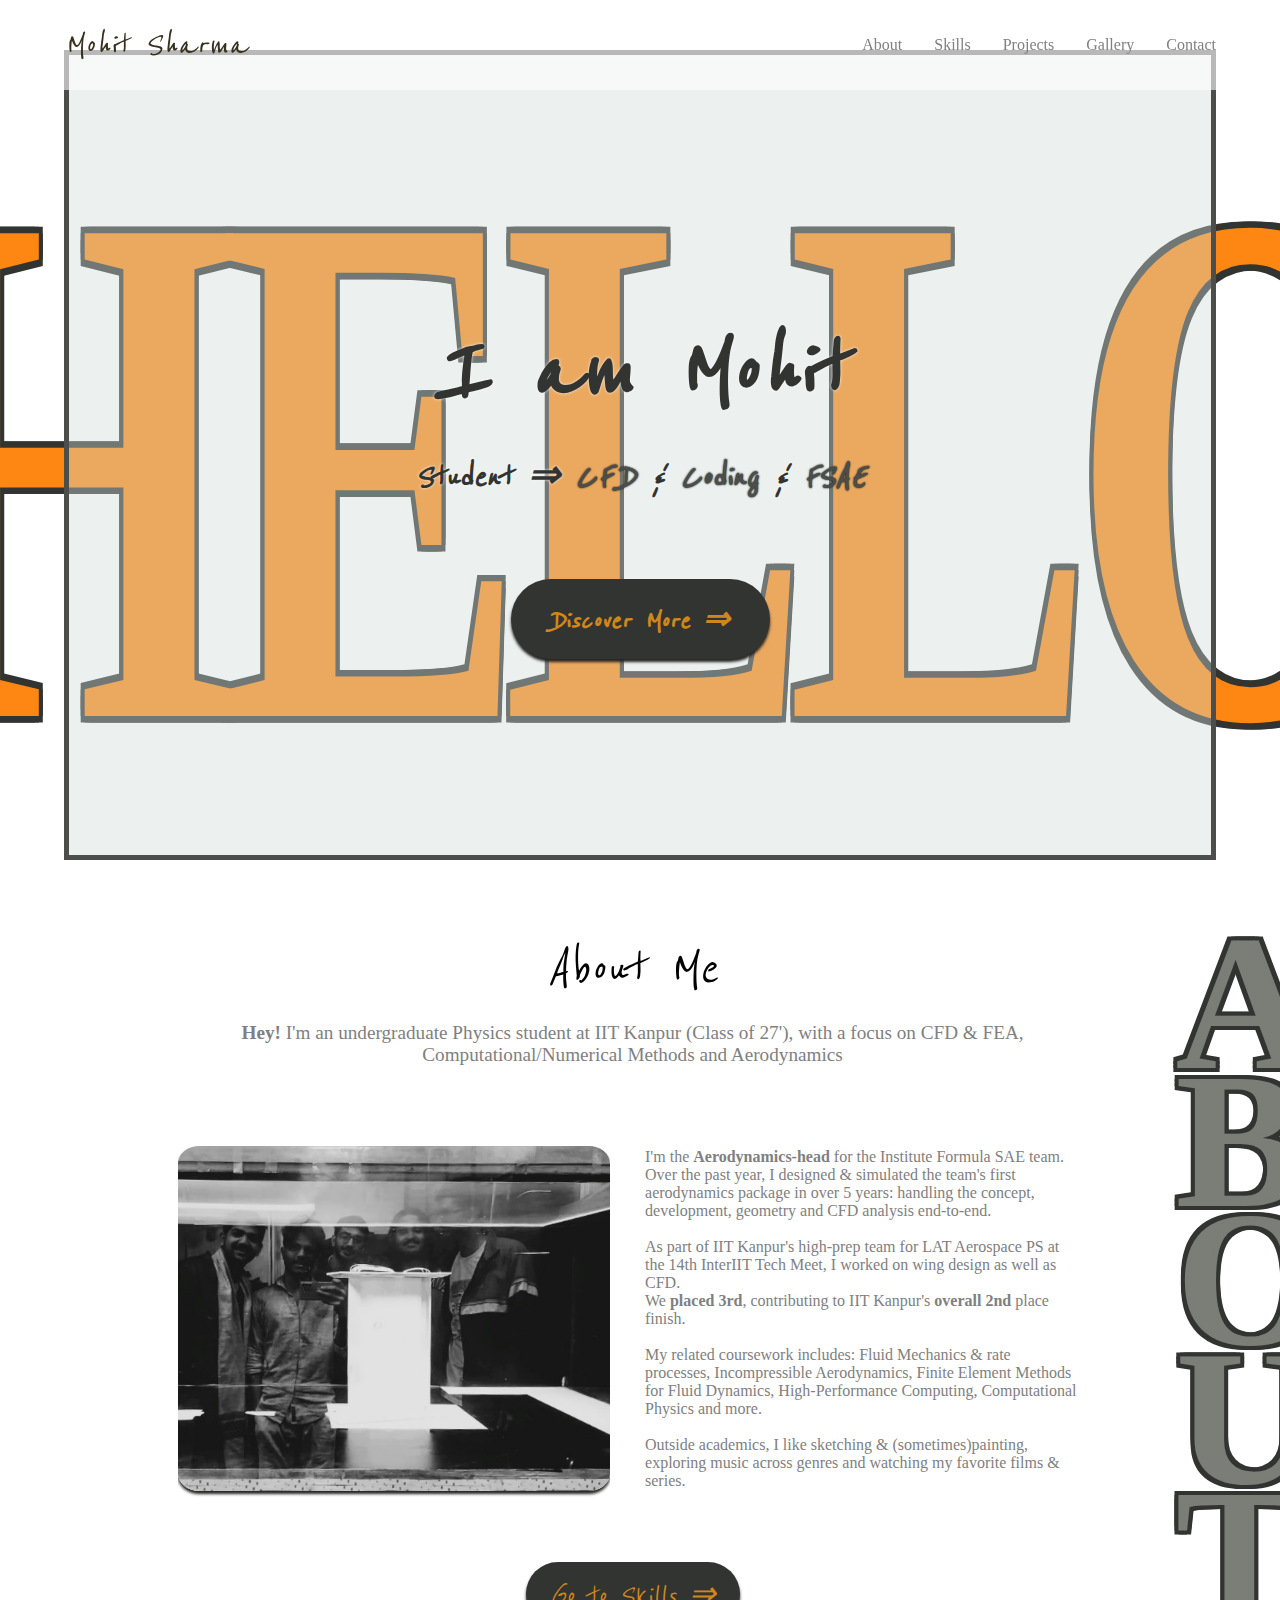
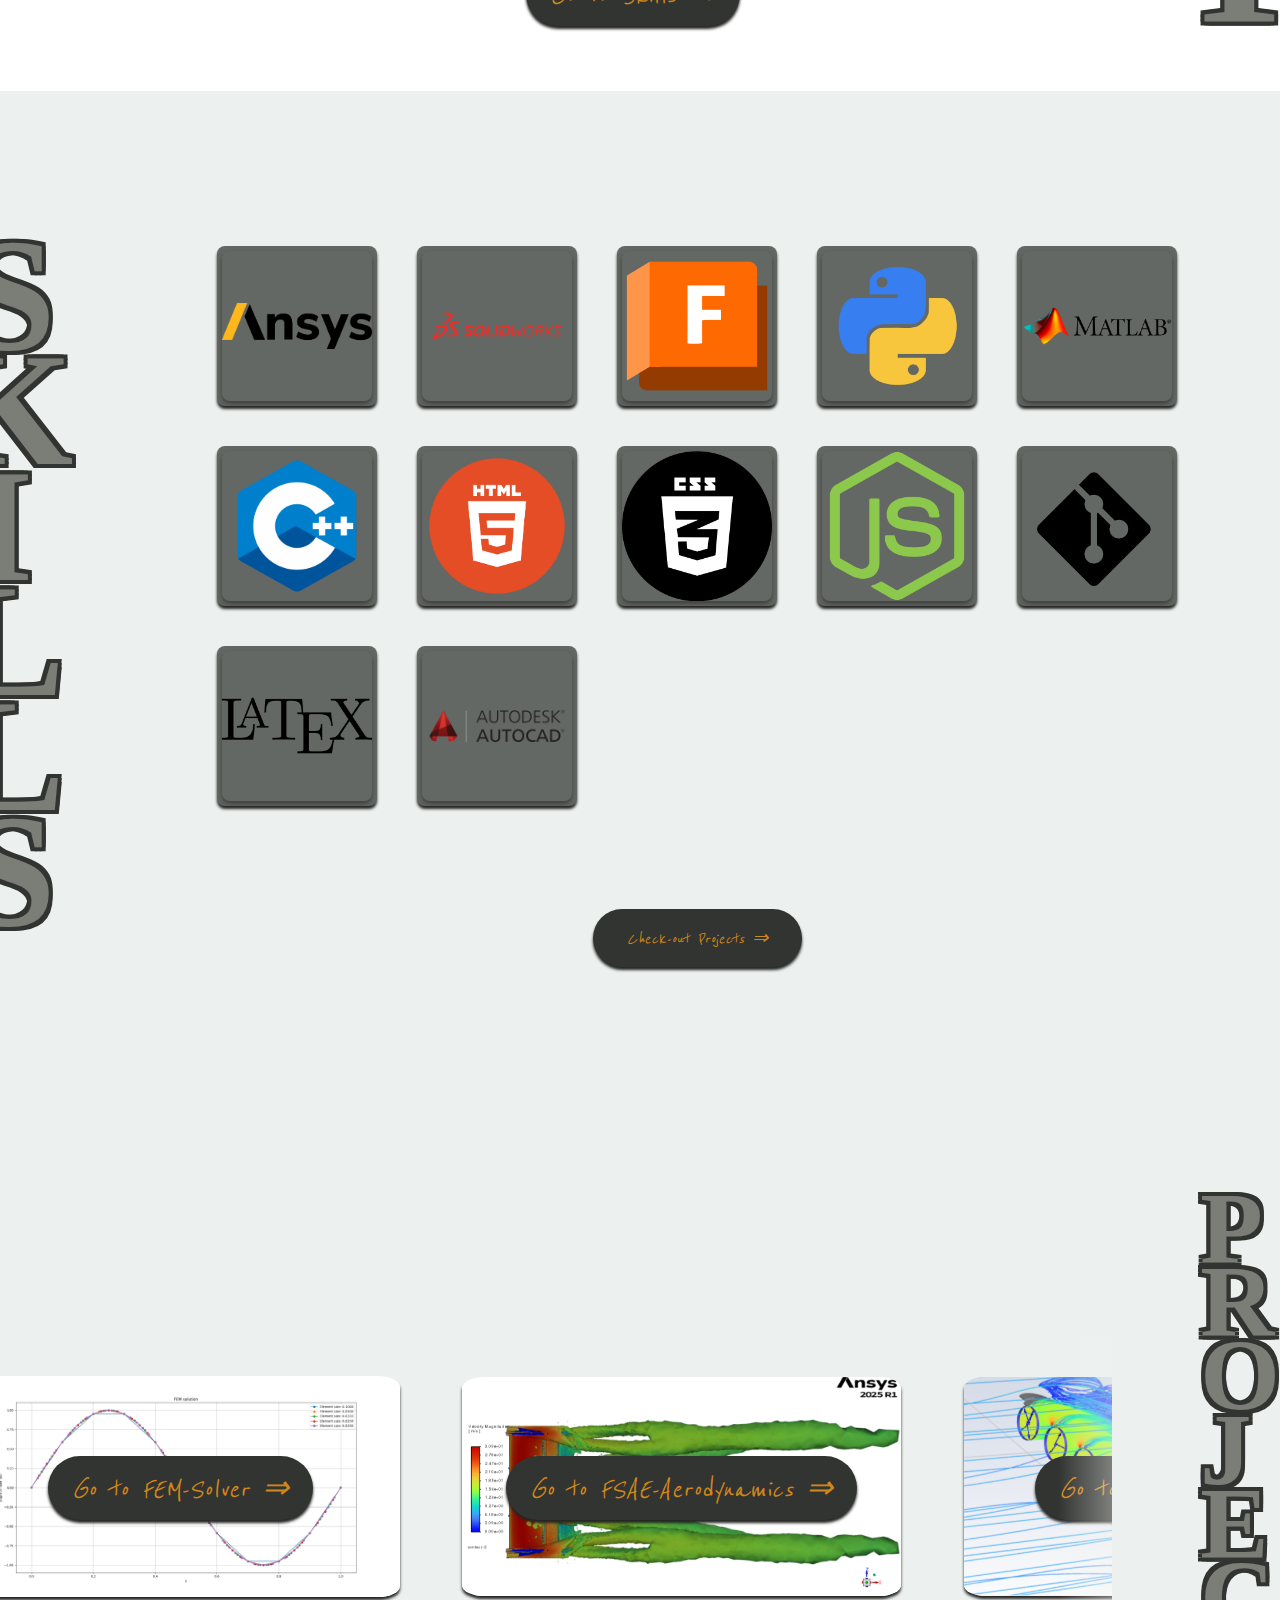
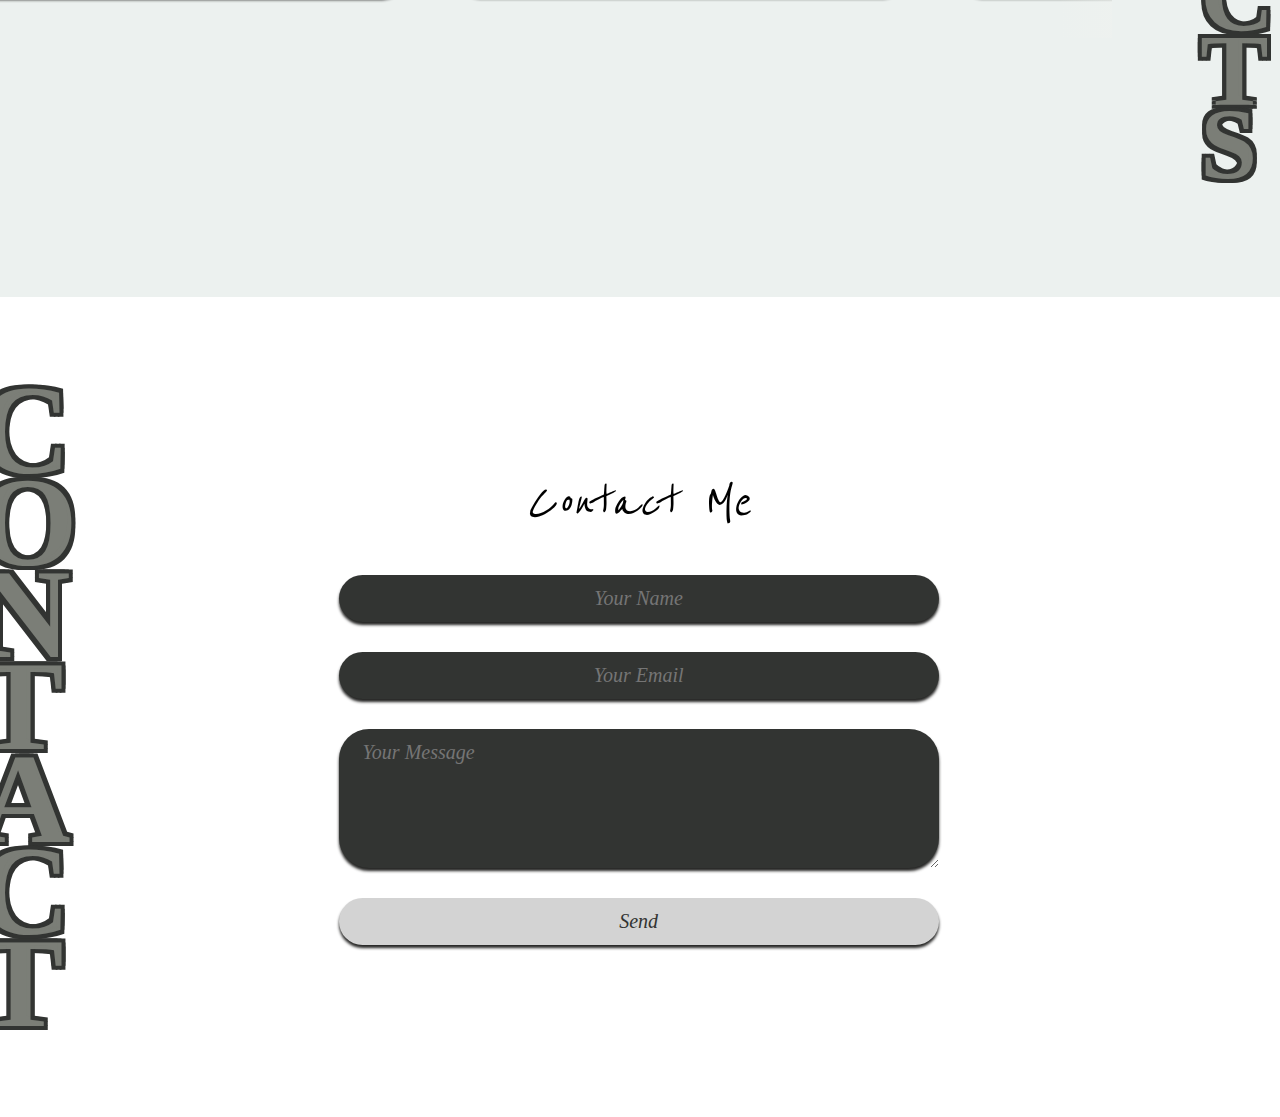
<file: index.html>
<!DOCTYPE html>
<html>
    <head>
        <meta name="viewport" content="width=device-width, initial-scale=1">
        <link rel="stylesheet" href="styles.css">
        <link rel="preconnect" href="https://fonts.googleapis.com">
        <link rel="preconnect" href="https://fonts.gstatic.com" crossorigin>
        <link href="https://fonts.googleapis.com/css2?family=Corinthia:wght@400;700&family=Reenie+Beanie&display=swap" rel="stylesheet">
    </head>
    <body>
        <nav class="navbar">
            <a href="#home" class="logo R-Beanie">Mohit Sharma</a>
            <ul class="nav-links">
                <li><a href="#about" class="no-deco">About</a></li>
                <li><a href="#skills" class="no-deco">Skills</a></li>
                <li><a href="#projects" class="no-deco">Projects</a></li>
                <li><a href="gallery.html" class="no-deco">Gallery</a></li>
                <li><a href="#contact-us" class="no-deco">Contact</a></li>
            </ul>
        </nav>
        <section id="home">
            <div class="word-frame">
                <h1 class="hero-word">HELLO</h1>
            </div>
            <div id="hero">
                <h1 id="title">I am Mohit</h1>
                <h3 id="tagline">Student &rArr; <span class="color">C&VeryThinSpace;F&ThinSpace;D</span> & <span class="color">Coding</span> & <span class="color">FSAE</span></h3>
                <a href="#about" class="btn"> <h3>Discover More &rArr;</h3> </a>
            </div>
        </section>
        <section id="about" class="body-wrapper">
            <div class="body-page">
                <h1 class="R-Beanie">About Me</h1>
                <p class="p1"> <strong>Hey!</strong> I'm an undergraduate Physics student at IIT Kanpur (Class of 27'), with a focus on CFD & FEA, Computational/Numerical Methods and Aerodynamics</p>
                <div class="body1">
                    <div class="img-card">
                        <img src="InterIIT/guys_windtunnel.jpg" aria-placeholder="The InterIIT team at the wind-tunnel">
                        <div class="overlay-text">
                            <p><strong>(14th) Inter-IIT Tech Meet, 2025 - </strong><br>Wind-tunnel testing</p>
                            <p class="R-Beanie"> from  L to R: Saket, Abhivardhan, Dhruv, Mohit(Me), Junaid<br>Absentees: Keerthana, Vivek, Aniket</p>
                        </div>
                    </div>
                    <p class="p2">I'm the <strong>Aerodynamics-head</strong> for the Institute Formula SAE team. Over the past year, I designed & simulated the team's first aerodynamics package in over 5 years: handling the concept, development, geometry and CFD analysis end-to-end.<br><br>
                        As part of IIT Kanpur's high-prep team for LAT Aerospace PS at the 14th InterIIT Tech Meet, I worked on wing design as well as CFD.<br> We <strong>placed 3rd</strong>, contributing to IIT Kanpur's <strong>overall 2nd</strong> place finish.<br><br>
                        My related coursework includes: Fluid Mechanics & rate processes, Incompressible Aerodynamics, Finite Element Methods for Fluid Dynamics, High-Performance Computing, Computational Physics and more.<br><br>
                        Outside academics, I like sketching & (sometimes)painting, exploring music across genres and watching my favorite films & series.
                    </p>
                </div>
                <a href="#skills" class="btn"> <h3 class="R-Beanie">Go to Skills &rArr;</h3> </a>
            </div>
            <div class="body-header">
                <span>A</span>
                <span>B</span>
                <span>O</span>
                <span>U</span>
                <span>T</span>
            </div>
        </section>
        <section id="skills" class="body-wrapper backgnd">
            <div class="body-header">
                <span>S</span>
                <span>K</span>
                <span>I</span>
                <span>L</span>
                <span>L</span>
                <span>S</span>
            </div>
            <!-- GALLERY START -->
            <div class="body-page">
                <!-- <h1 class="R-Beanie">My Skills</h1> -->
                <div class='grid'>
                    <div class='img-card'><img src='Logos/1_Ansys-logo.png' loading='lazy'>
                        <div class="overlay-text"><p class="pad-marg"><strong>Ansys</strong></p><p class="p1">Fluent + Mechanical</p></div>
                    </div>
                    <div class='img-card'><img src='Logos/2_Solidworks-logo.png' loading='lazy'>
                        <div class="overlay-text"><p class="pad-marg"><strong>SolidWorks</strong></p><p class="p1">CAD Modelling</p></div>
                    </div>
                    <div class='img-card'><img src='Logos/3_autodesk-fusion-360-icon.png' loading='lazy'>
                        <div class="overlay-text"><p class="pad-marg"><strong>Fusion360</strong></p><p class="p1">CAD Modelling</p></div>
                    </div>
                    <div class='img-card'><img src='Logos/5_python-logo.png' loading='lazy'>
                        <div class="overlay-text"><p class="pad-marg"><strong>Python</strong></p><p class="p1">Numerical Methods & more</p></div>
                    </div>
                    <div class='img-card'><img src='Logos/6__MATLAB-Logo.png' loading='lazy'>
                        <div class="overlay-text"><p class="pad-marg"><strong>Matlab/<br>Simulink</strong></p><p class="p1">Basics & control logic</p></div>
                    </div>
                    <div class='img-card'><img src='Logos/7_C++-logo.png' loading='lazy'>
                        <div class="overlay-text"><p class="pad-marg"><strong>C/C++</strong></p><p class="p1">Basics</p></div>
                    </div>
                    <div class='img-card'><img src='Logos/8_html5-logo.png' loading='lazy'>
                        <div class="overlay-text"><p class="pad-marg"><strong>HTML</strong></p><p class="p1">Web development & design</p></div>
                    </div>
                    <div class='img-card'><img src='Logos/9_css3-logo.png' loading='lazy'>
                        <div class="overlay-text"><p class="pad-marg"><strong>CSS</strong></p><p class="p1">Web development & design</p></div>
                    </div>
                    <div class='img-card'><img src='Logos/10_js-logo.png' loading='lazy'>
                        <div class="overlay-text"><p class="pad-marg"><strong>JavaScript</strong></p><p class="p1">Currently learning</p></div>
                    </div>
                    <div class='img-card'><img src='Logos/11_git-logo.png' loading='lazy'>
                        <div class="overlay-text"><p class="pad-marg"><strong>Git</strong></p><p class="p1">Documentation & deployment</p></div>
                    </div>
                    <div class='img-card'><img src='Logos/12_Latex-logo.png' loading='lazy'>
                        <div class="overlay-text"><p class="pad-marg"><strong>LaTeX</strong></p><p class="p1">Reports & documentation</p></div>
                    </div>
                    <div class='img-card'><img src='Logos/4_Autodesk-Autocad-Logo.png' loading='lazy'>
                        <div class="overlay-text"><p class="pad-marg"><strong>AutoCAD</strong></p><p class="p1">Basic drafting</p></div>
                    </div>
                </div>
                <a href="#projects" class="btn"> <p class="R-Beanie">Check-out Projects &rArr;</p> </a>
            </div>
            <!-- GALLERY END -->
            <!-- <a href="#projects" class="btn"> <h3 class="R-Beanie">Check-out Projects &dArr;</h3> </a> -->
        </section>
        <section id="projects" class="body-wrapper backgnd">
            <div class="body-header">
                <span>P</span>
                <span>R</span>
                <span>O</span>
                <span>J</span>
                <span>E</span>
                <span>C</span>
                <span>T</span>
                <span>S</span>
            </div>
            <div class="body-page">
                <div class="scroller">
                    <div class="scroller-track">
                        
                        <div class="item">
                            <div class="img-card">
                                <img src="FEM-Solver/Figure_2.png">
                                <div class="overlay-text">
                                    <a href="project_FEM_Solver.html" class="btn"><h3 class="R-Beanie">Go to FEM-Solver &rArr;</h3></a>
                                </div>
                            </div>
                        </div>
                        <div class="item">
                            <div class="img-card">
                                <img src="Front-wing/bottom_vortex_vel_qnorm_1.png">
                                <div class="overlay-text">
                                    <a href="project_FSAE_Aero.html" class="btn"><h3 class="R-Beanie">Go to FSAE-Aerodynamics &rArr;</h3></a>
                                </div>
                            </div>
                        </div>
                        
                        <div class="item">
                            <div class="img-card">
                                <img src="InterIIT/halfwing_cover.PNG">
                                <div class="overlay-text">
                                    <a href="project_InterIIT_LAT.html" class="btn"><h3 class="R-Beanie">Go to InterIIT-PS &rArr;</h3></a>
                                </div>
                            </div>
                        </div>
                        
                        <!-- duplicate for seamless loop -->
                        
                        <div class="item">
                            <div class="img-card">
                                <img src="FEM-Solver/Figure_2.png">
                                <div class="overlay-text">
                                    <a href="project_FEM_Solver.html" class="btn"><h3 class="R-Beanie">Go to FEM-Solver &rArr;</h3></a>
                                </div>
                            </div>
                        </div>
                        <div class="item">
                            <div class="img-card">
                                <img src="Front-wing/bottom_vortex_vel_qnorm_1.png">
                                <div class="overlay-text">
                                    <a href="project_FSAE_Aero.html" class="btn"><h3 class="R-Beanie">Go to FSAE-Aerodynamics &rArr;</h3></a>
                                </div>
                            </div>
                        </div>
                        
                        <div class="item">
                            <div class="img-card">
                                <img src="InterIIT/halfwing_cover.PNG">
                                <div class="overlay-text">
                                    <a href="project_InterIIT_LAT.html" class="btn"><h3 class="R-Beanie">Go to InterIIT-PS &rArr;</h3></a>
                                </div>
                            </div>
                        </div>

                    </div>
                </div>
            </div>
        </section>
        <section id="contact-us" class="body-wrapper row-rev">
            <div class="body-page">
                <h1 class="R-Beanie"> Contact Me</h1>
                <form action="https://formsubmit.co/mohits23@iitk.ac.in" method="POST" class="contact-form">
                    <input type="text" name="name" placeholder="Your Name" class="btn" required>
                    <input type="email" name="email" placeholder="Your Email" class="btn" required>
                    <textarea name="message" rows="5" placeholder="Your Message" class="btn" required></textarea>

                    <input type="hidden" name="_next" value="https://mohit-personal-portfolio-website.vercel.app/thank-you.html">
                    <input type="hidden" name="_subject" value="New Contact Form Submission!">
                    <input type="hidden" name="_captcha" value="false">

                    <input type="submit" value="Send" class="btn send">
                </form>
            </div>
            <div class="body-header">
                <span>C</span>
                <span>O</span>
                <span>N</span>
                <span>T</span>
                <span>A</span>
                <span>C</span>
                <span>T</span>
            </div>
        </section>
    </body>
</html>
</file>
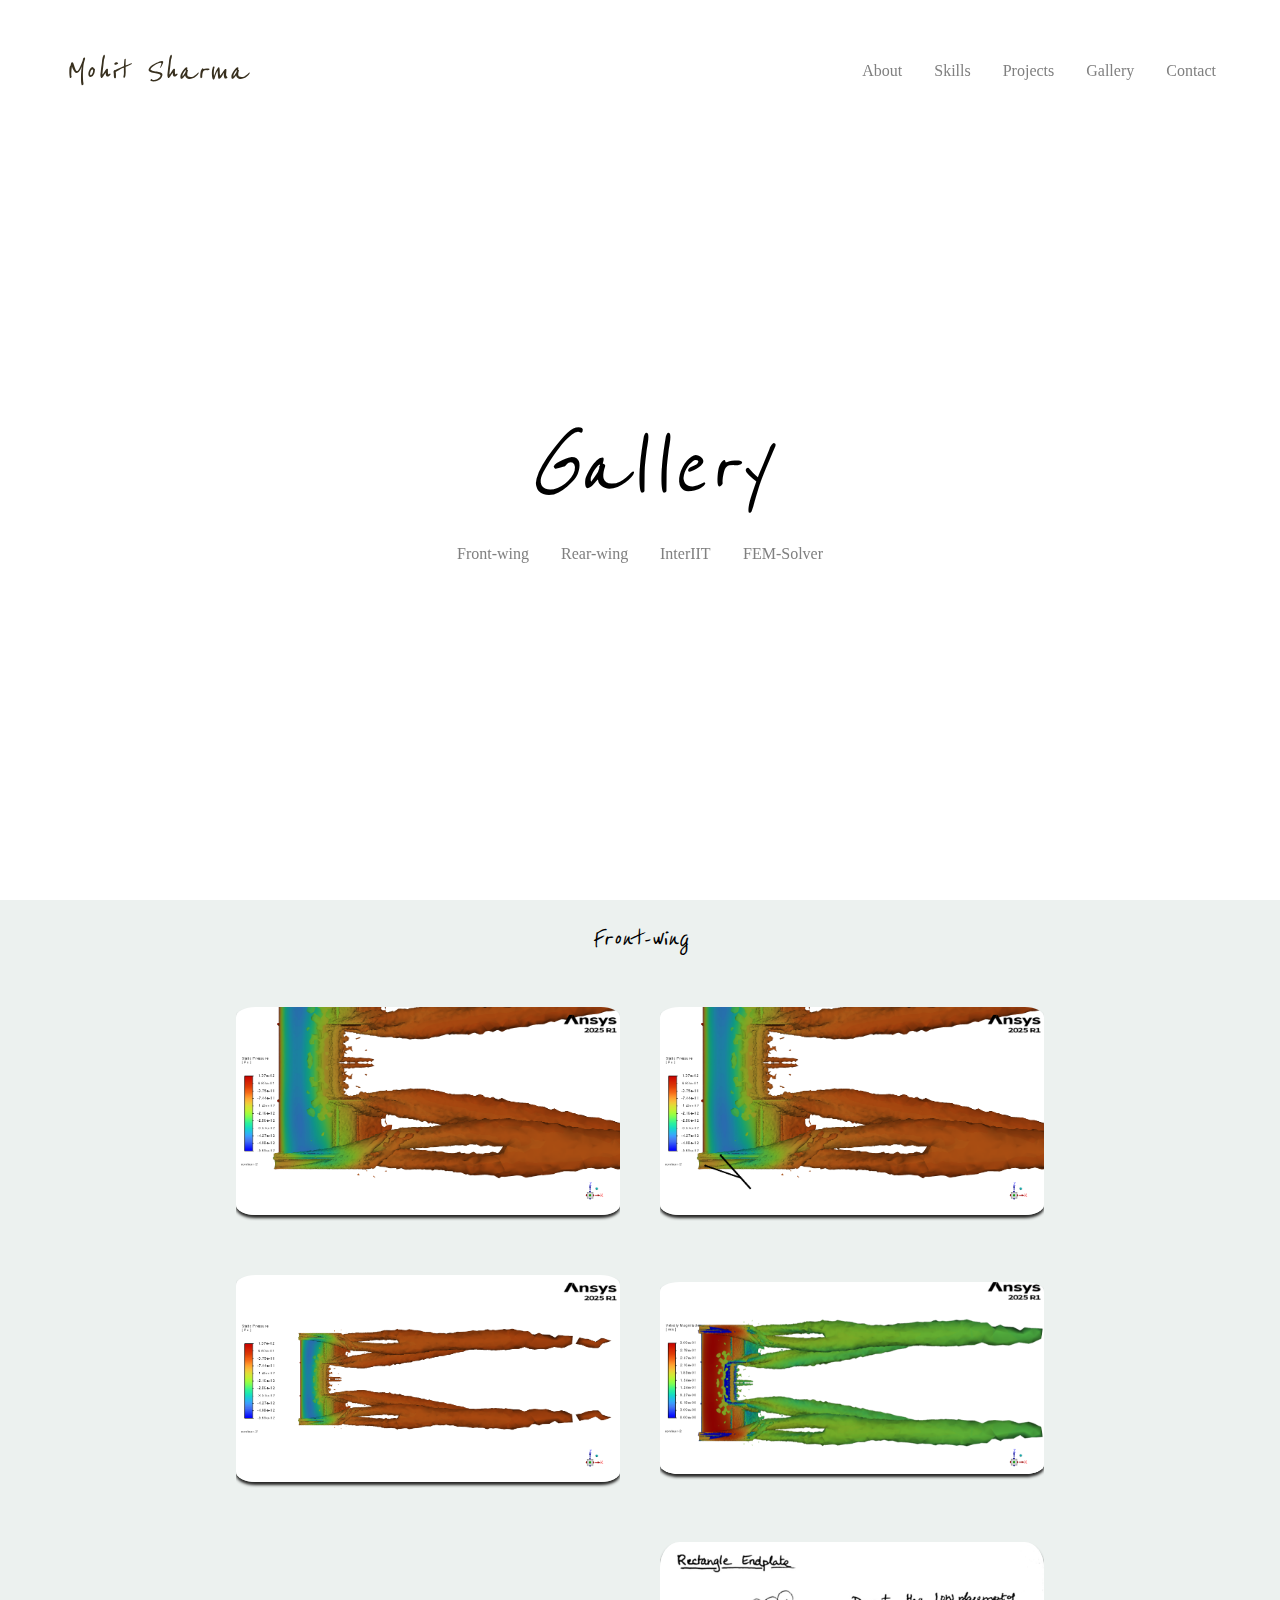
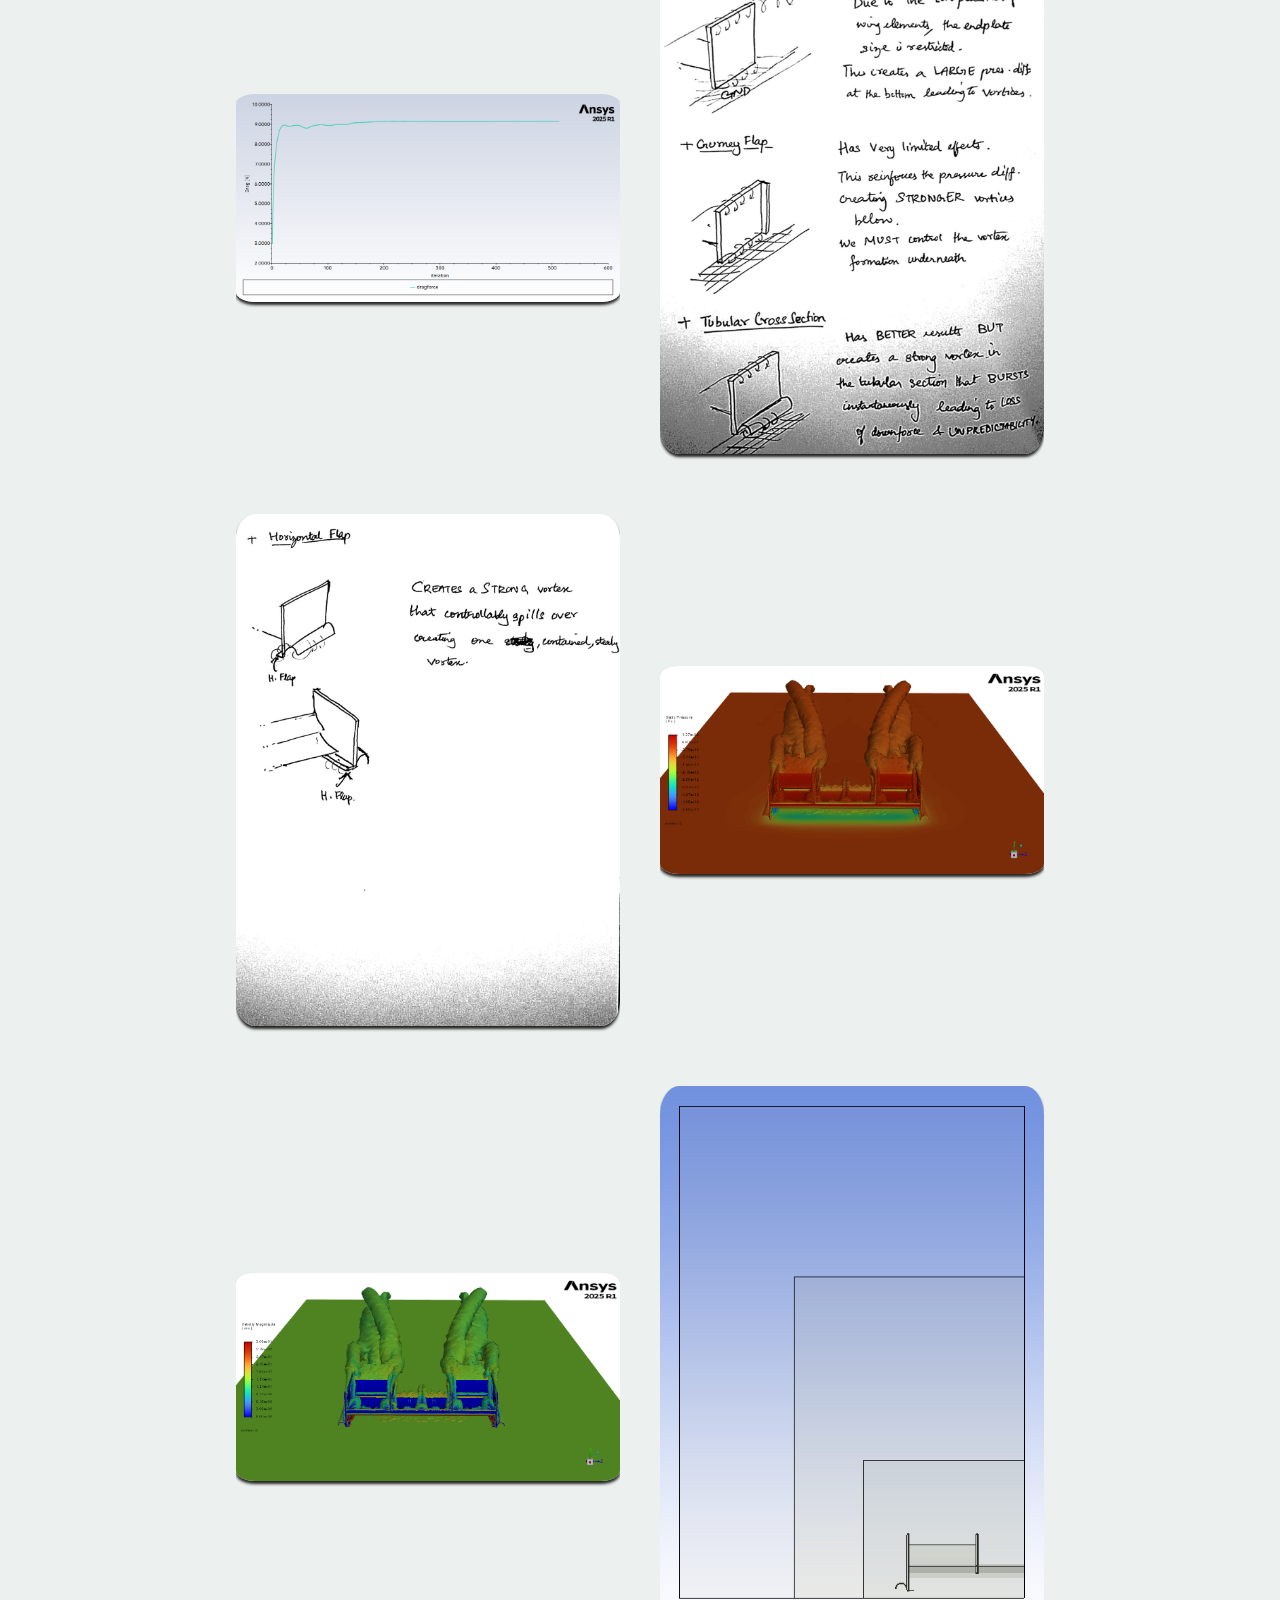
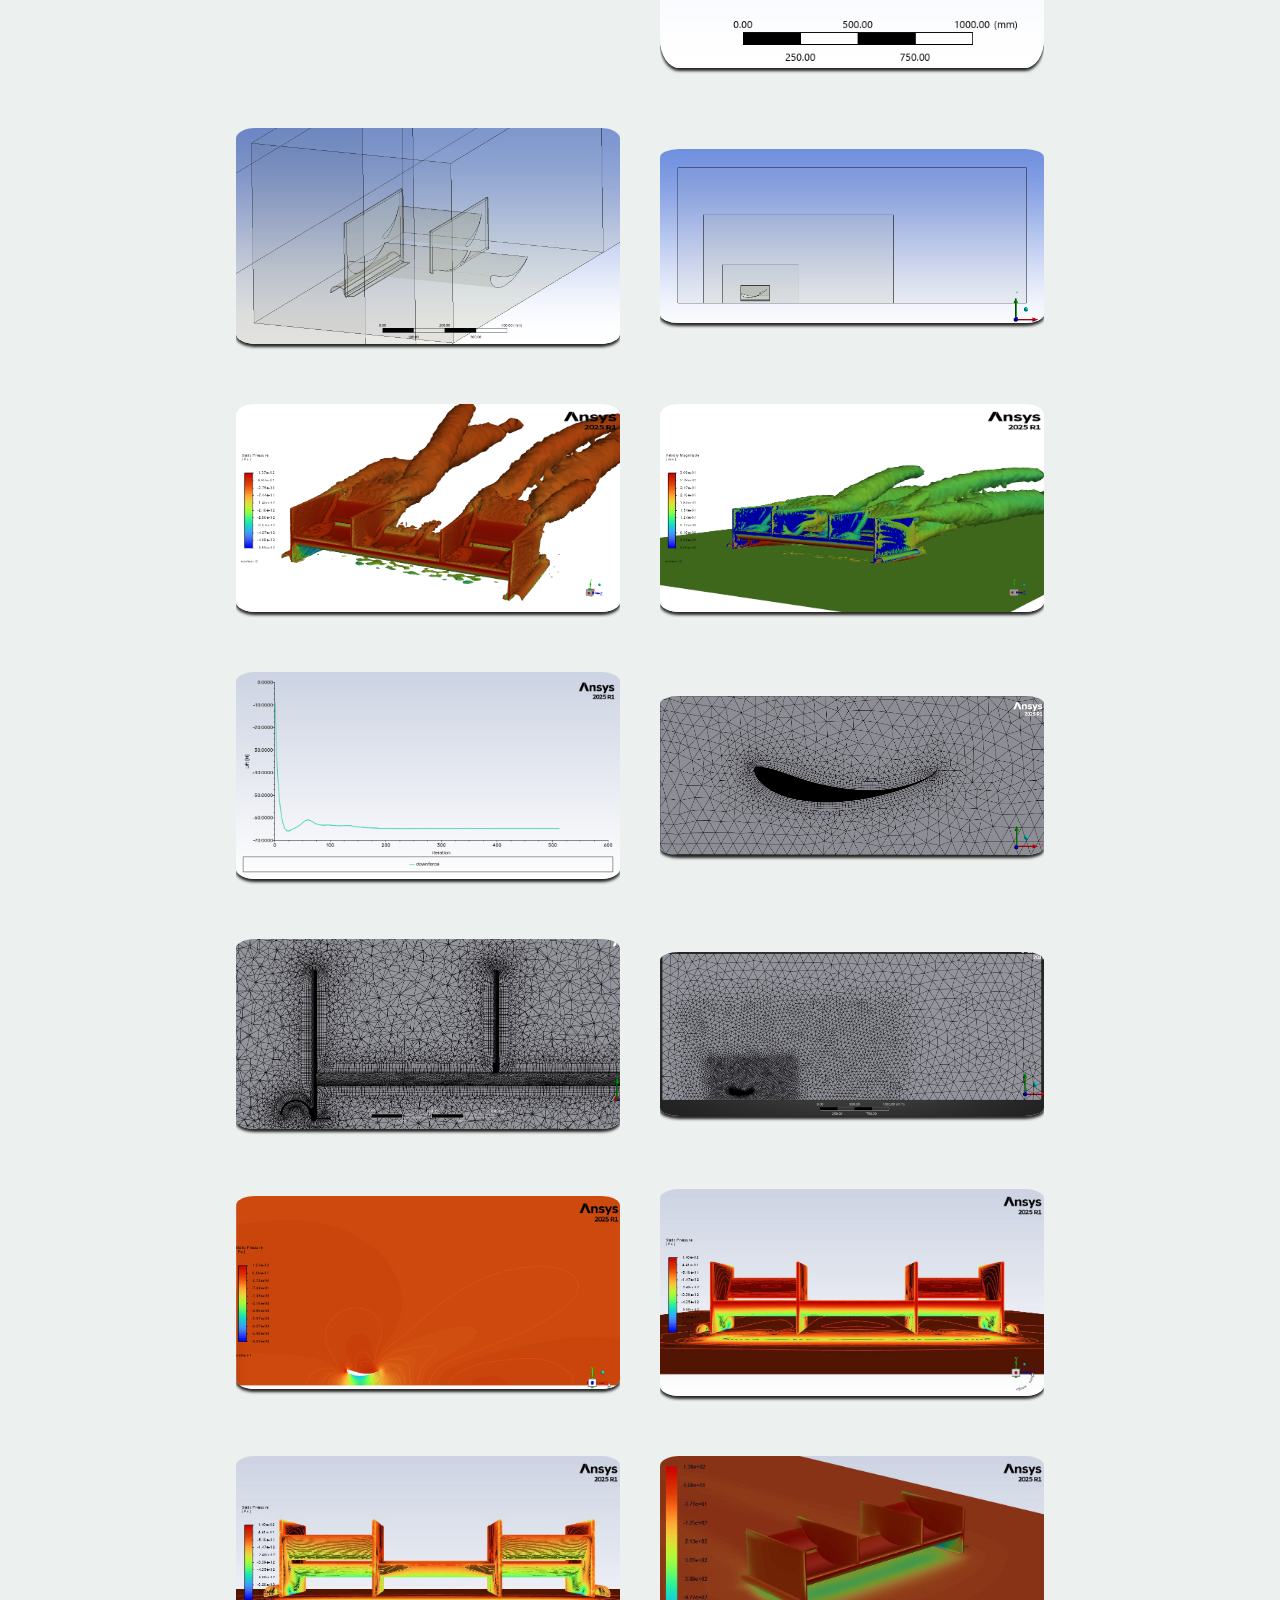
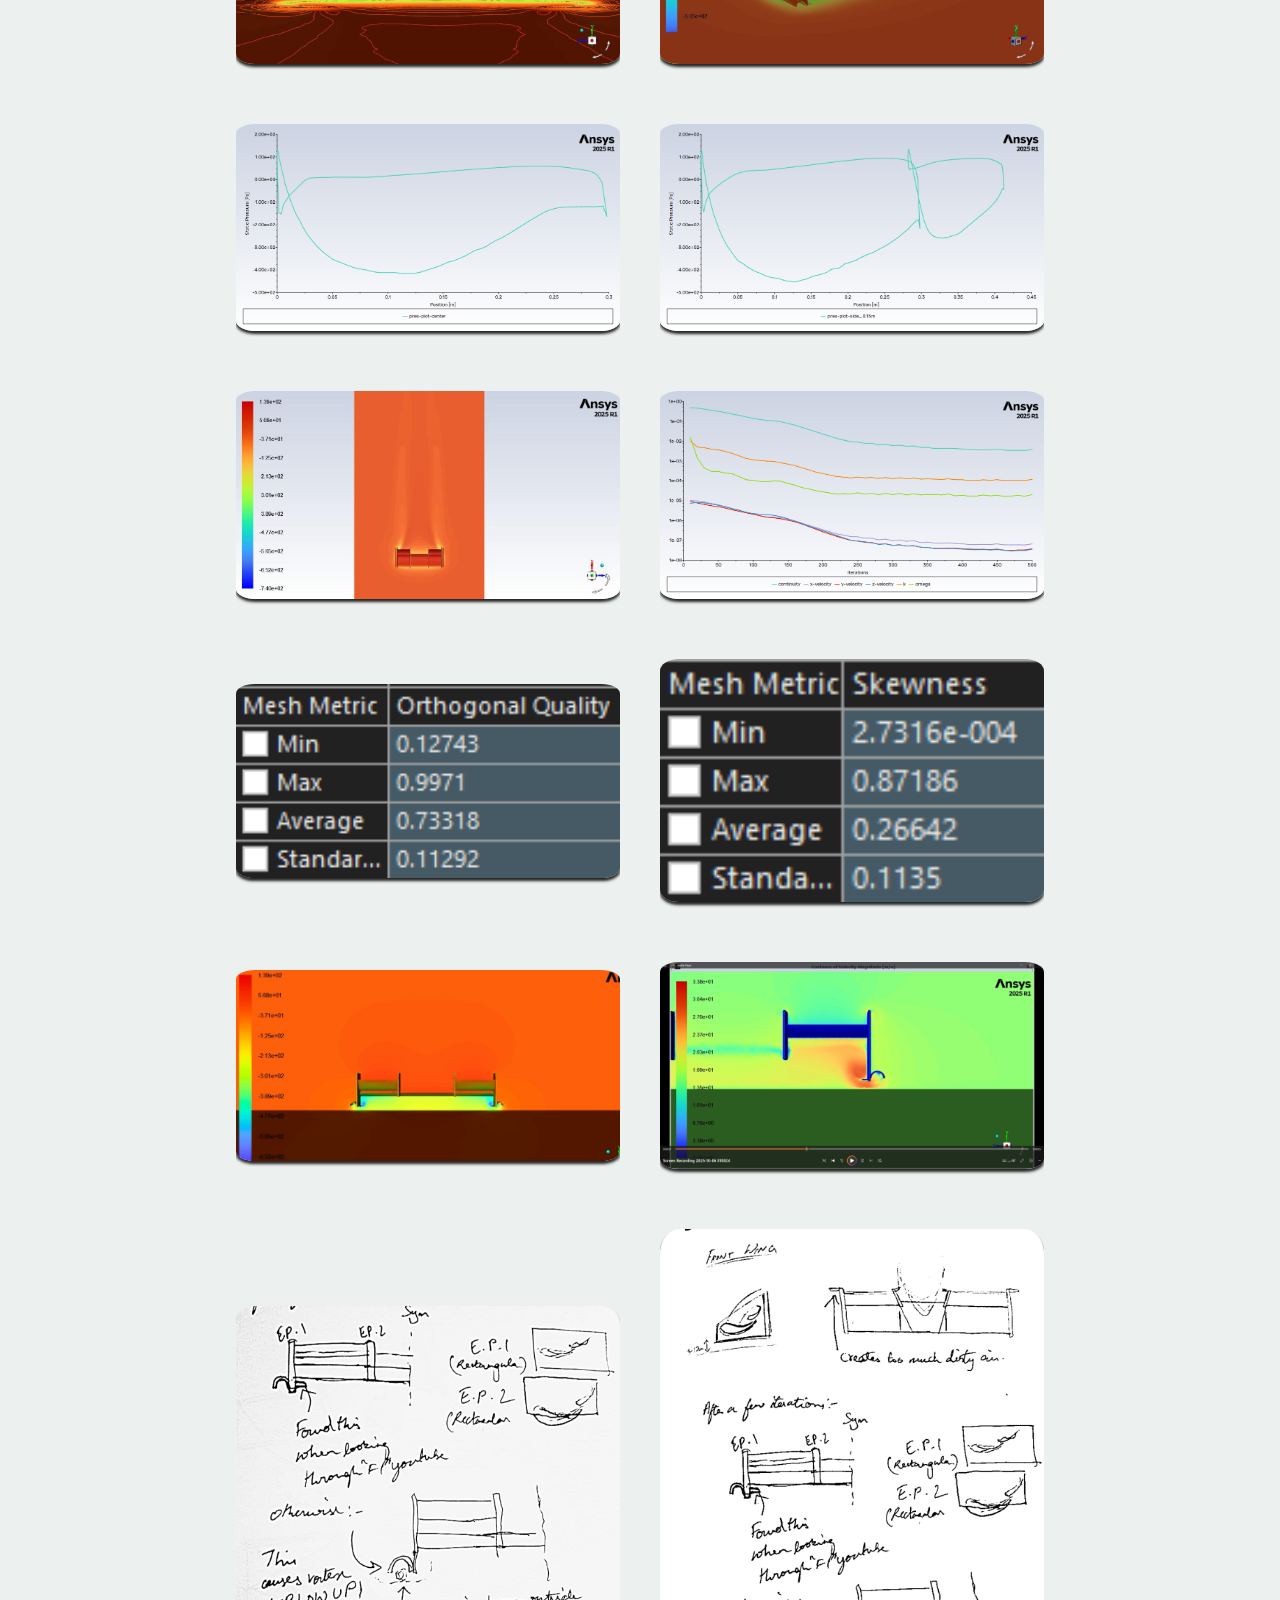
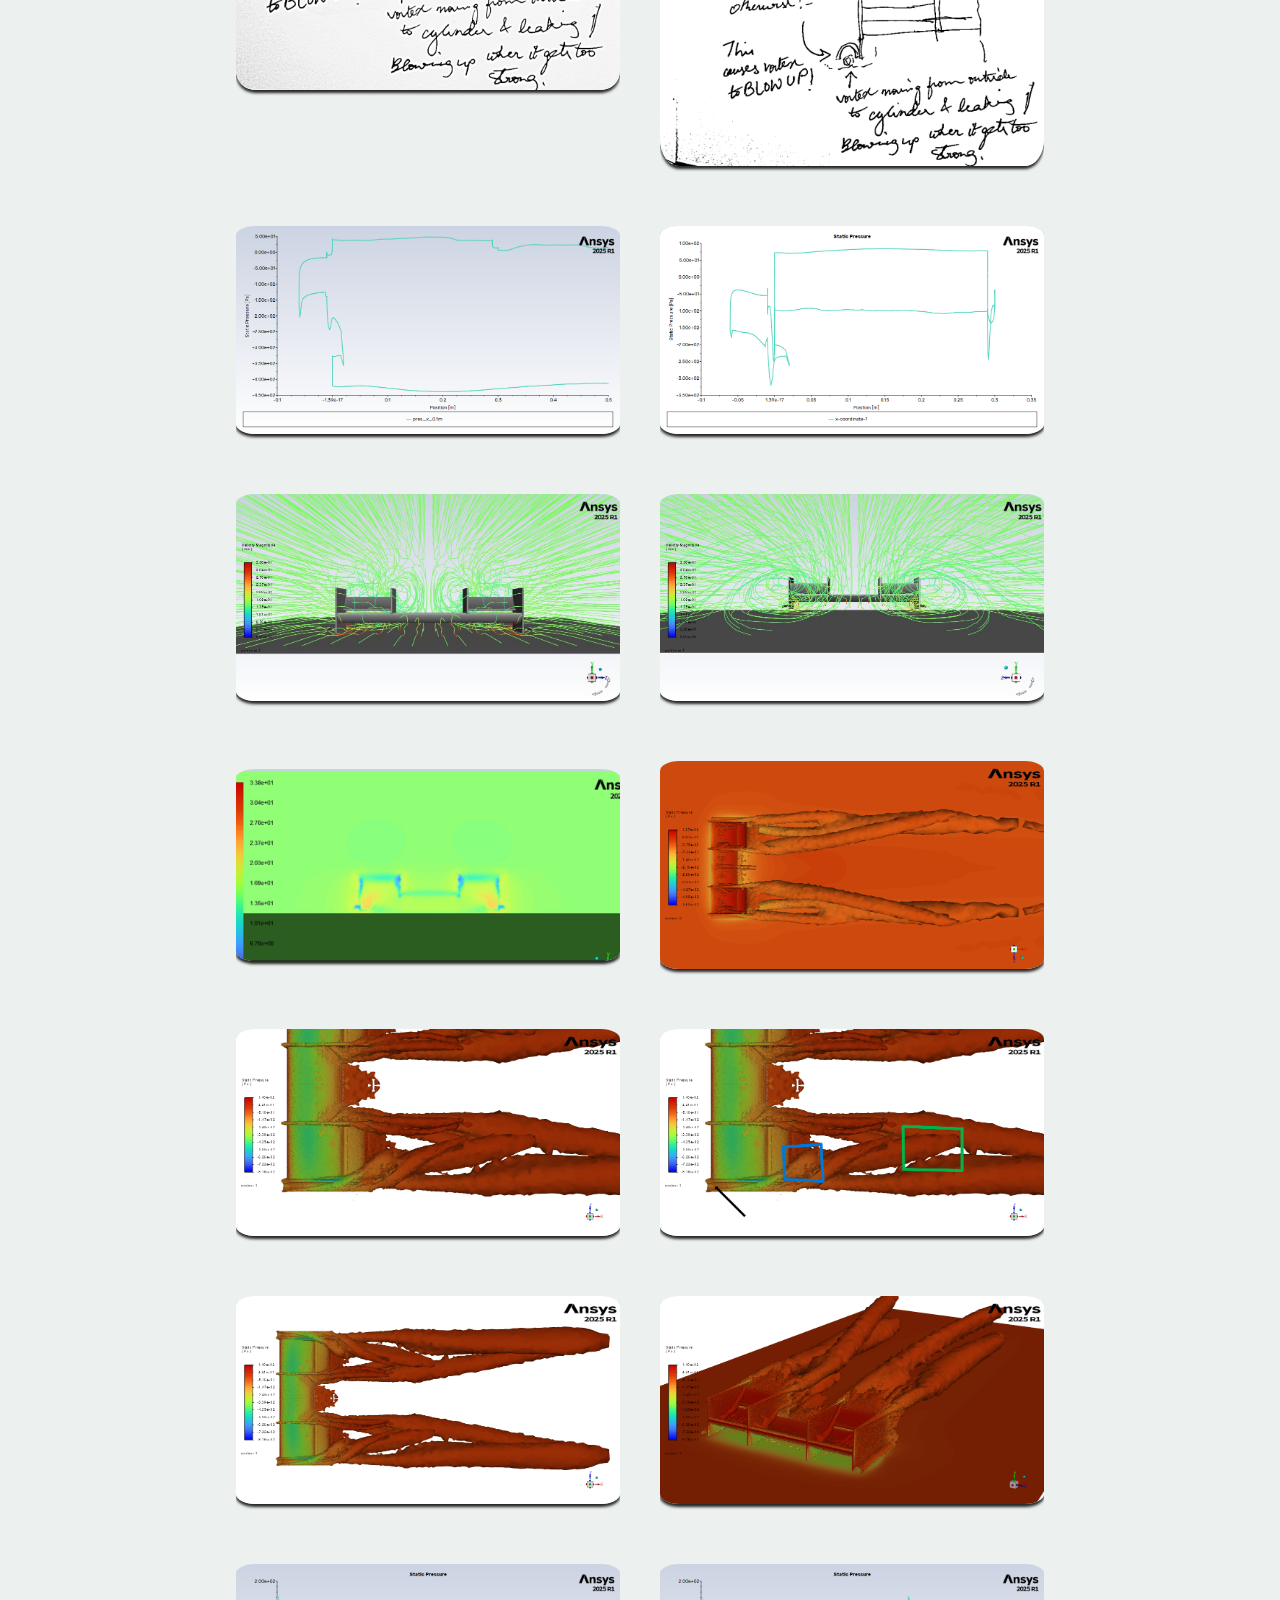
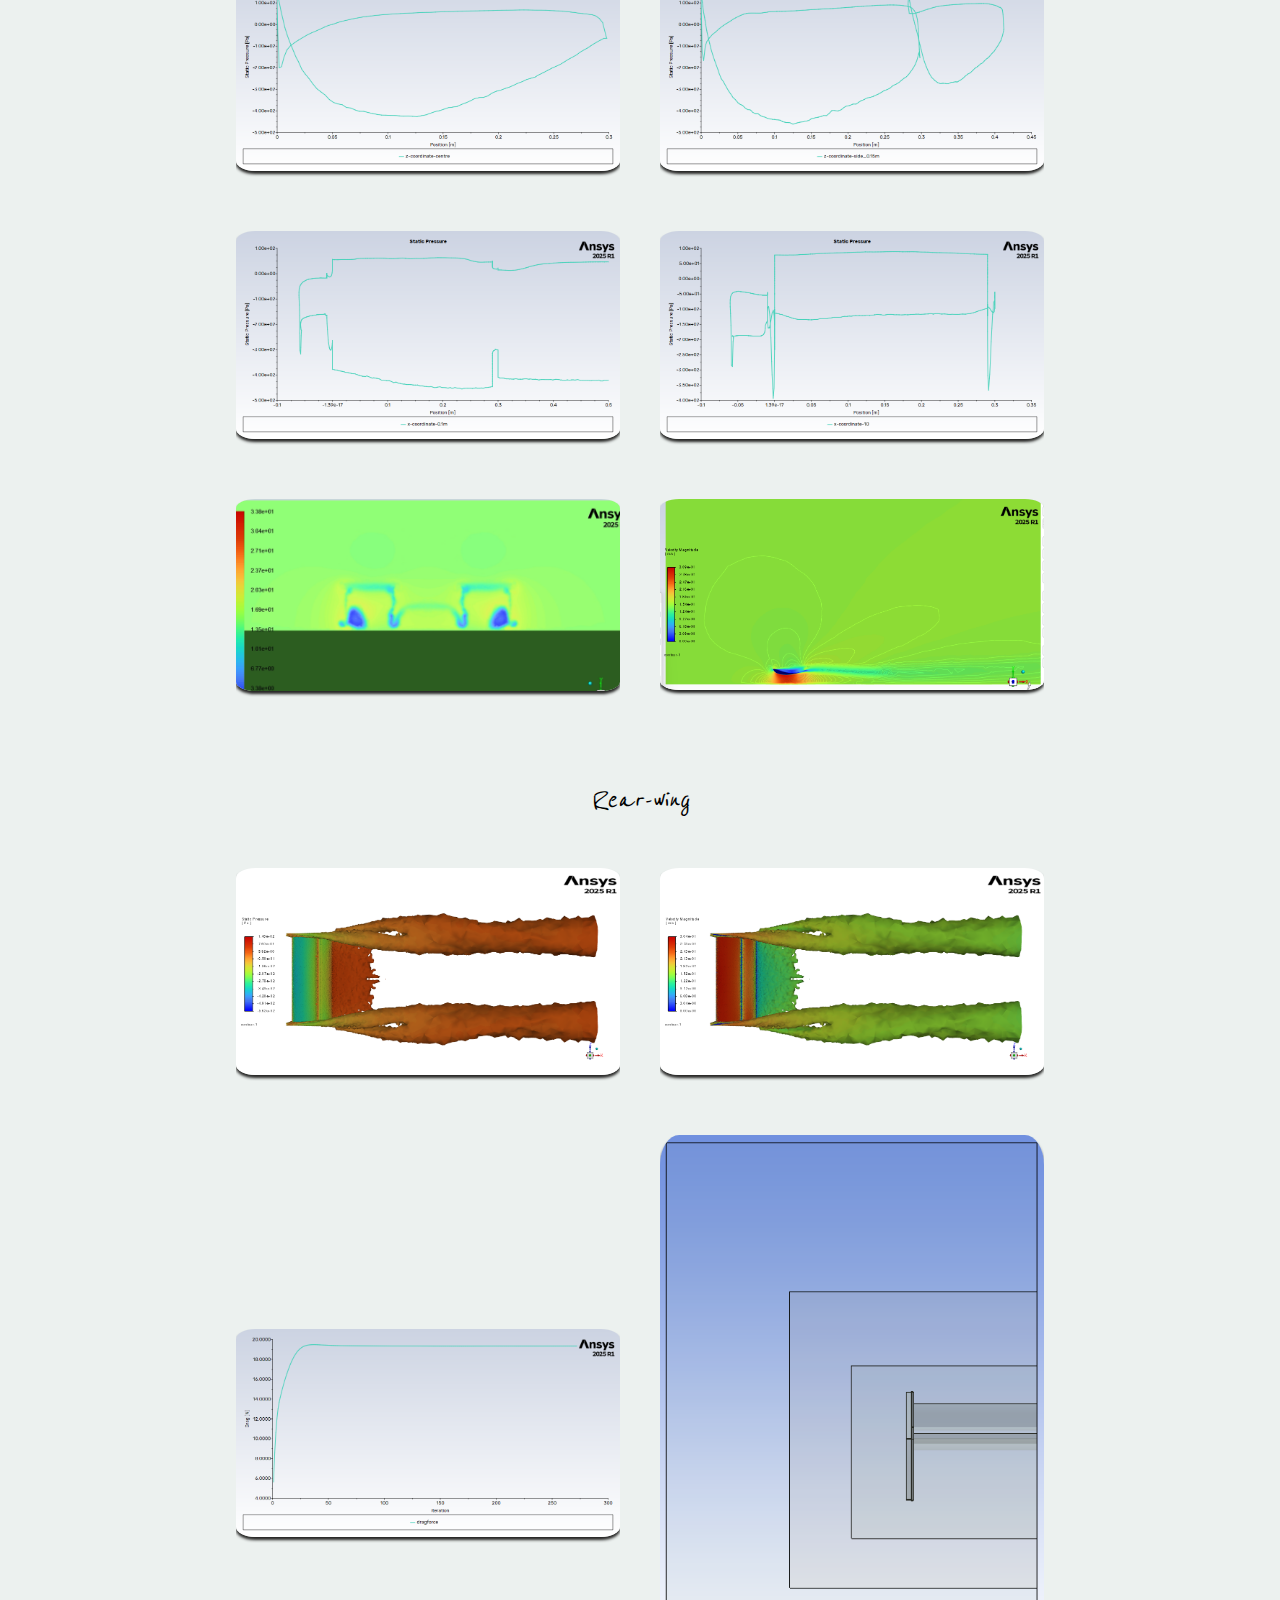
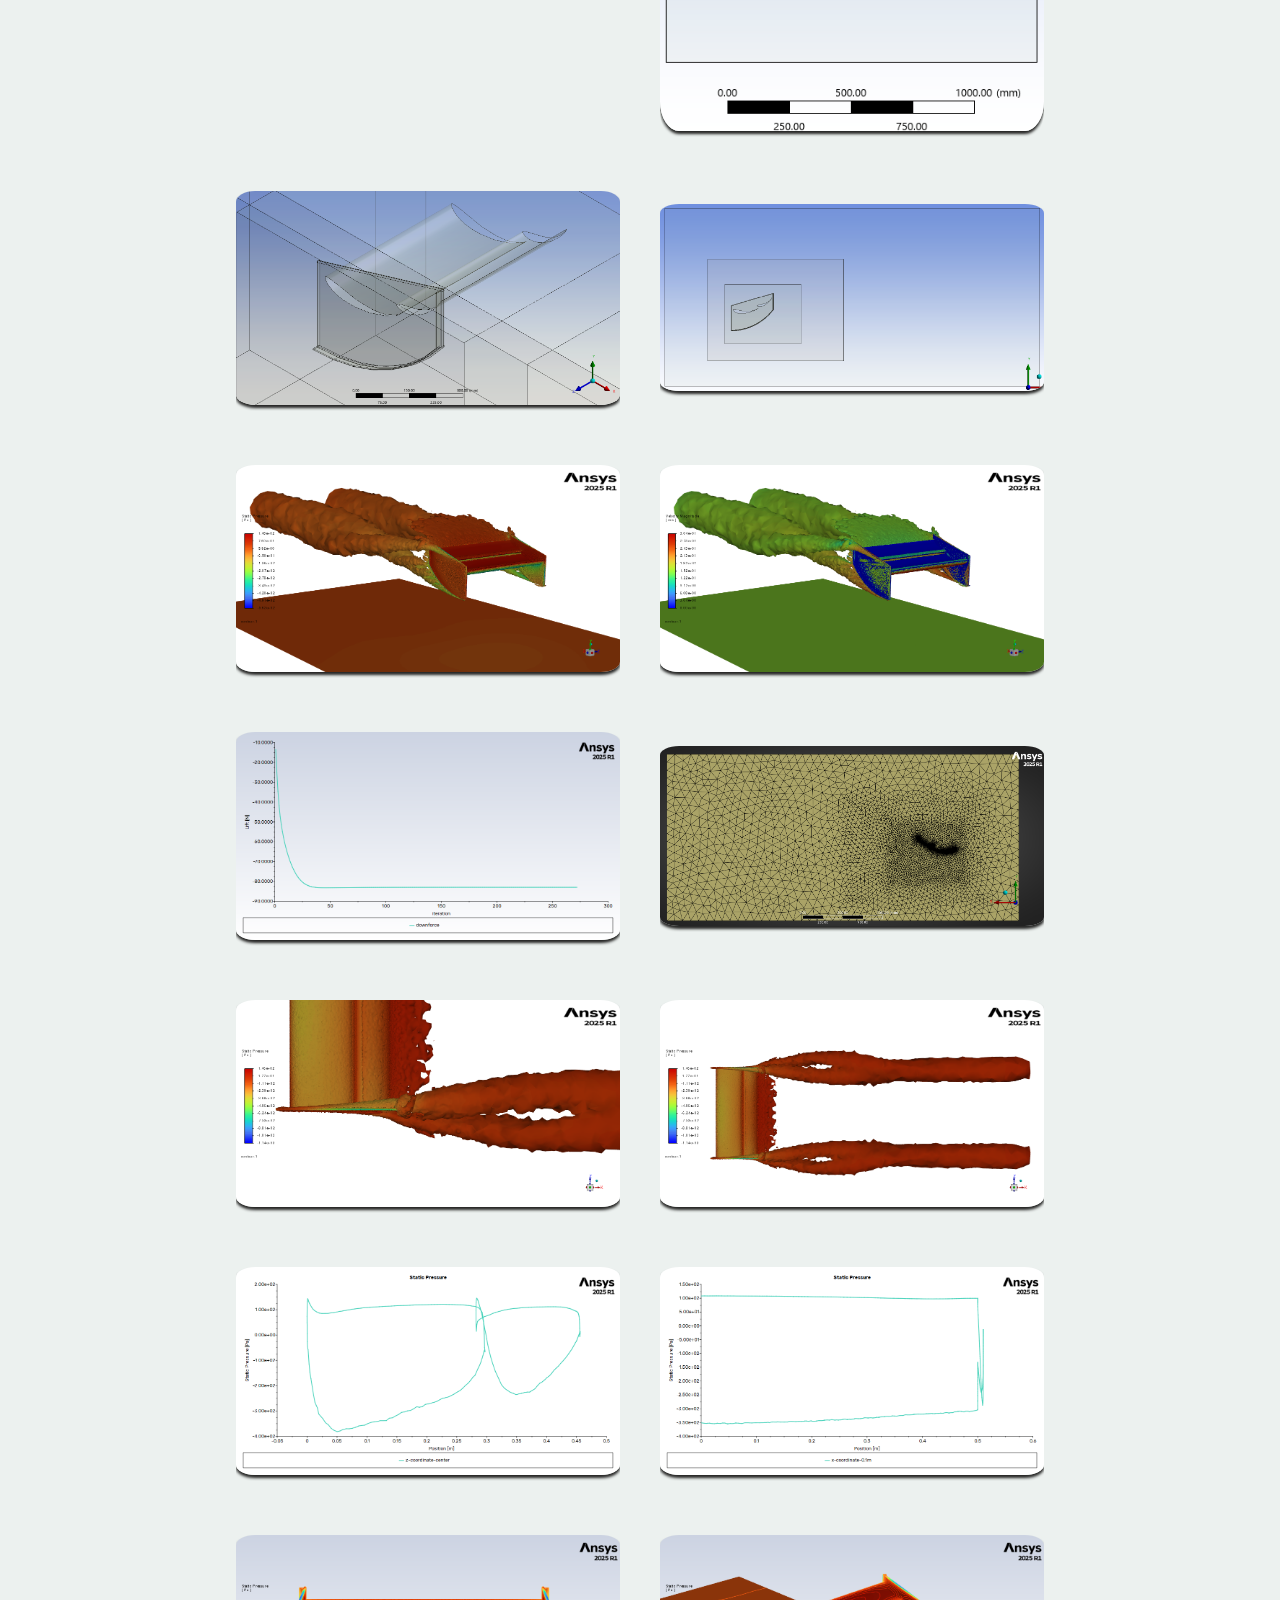
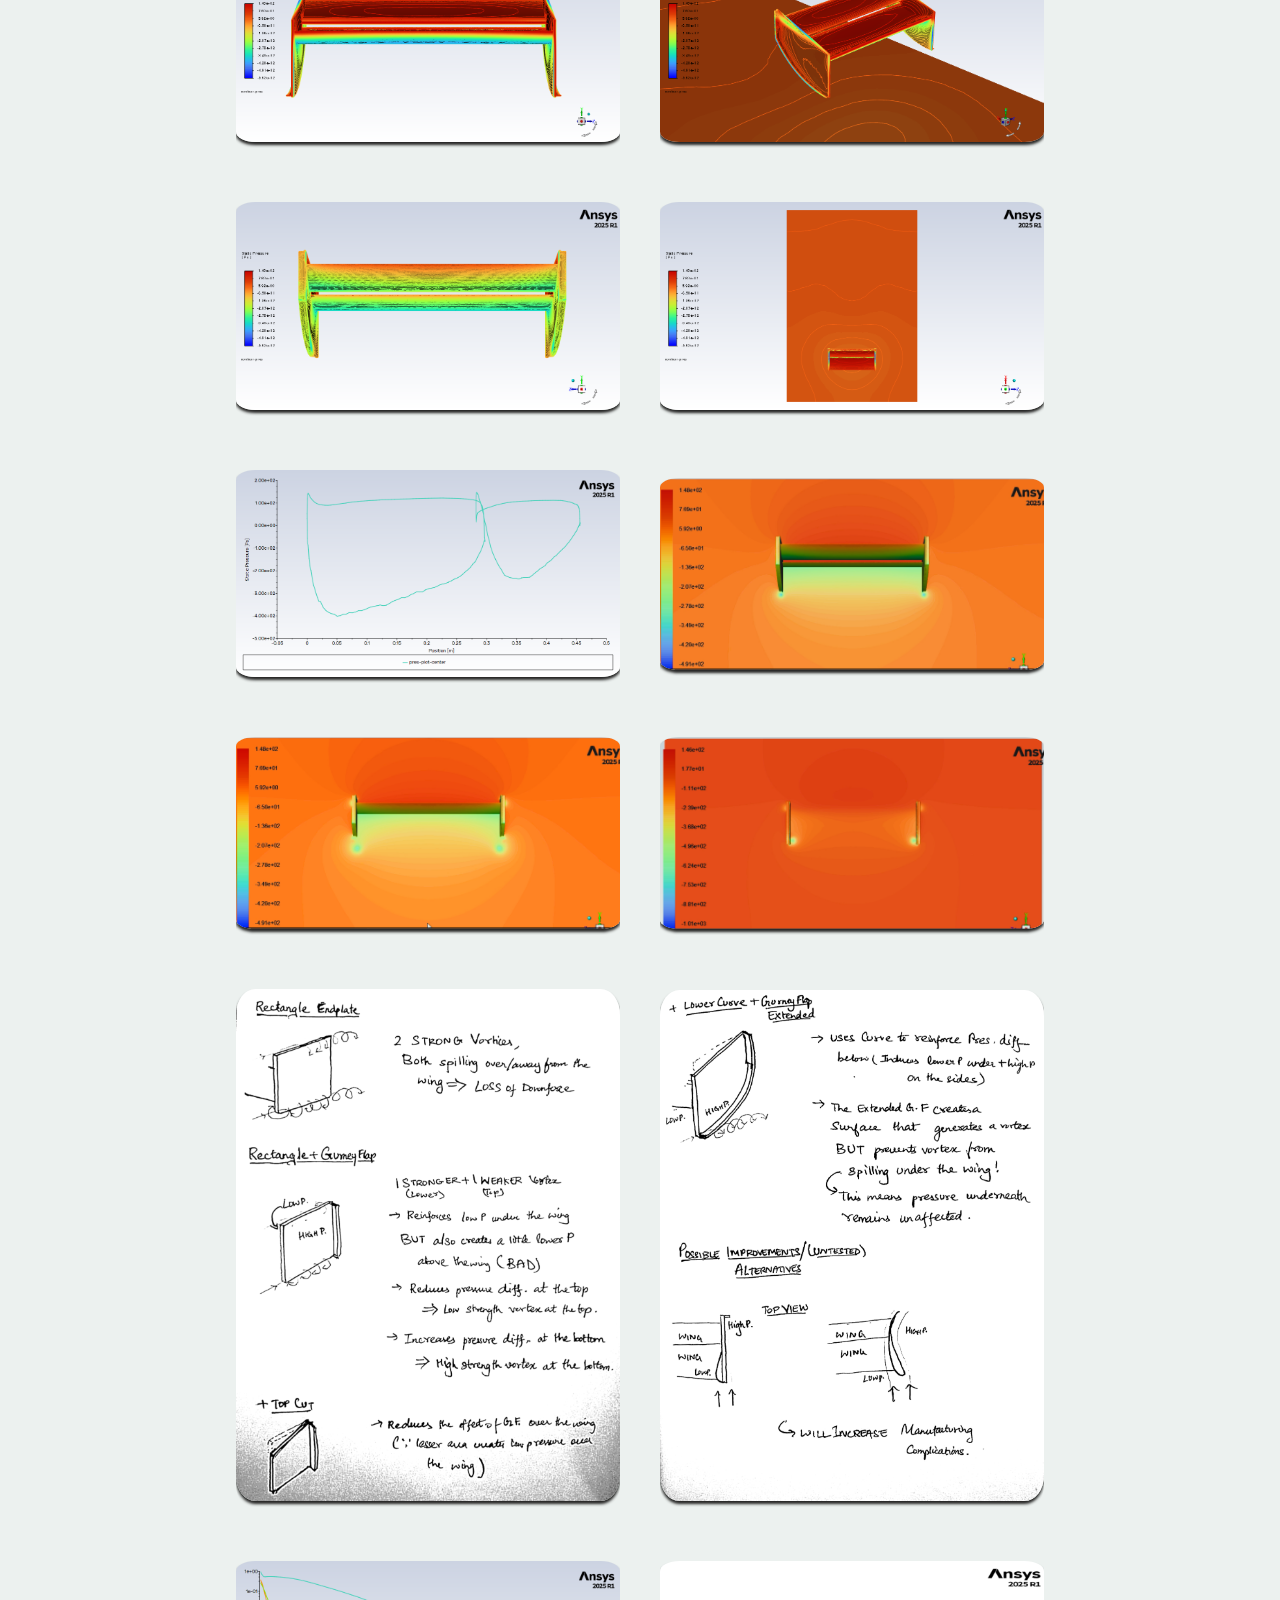
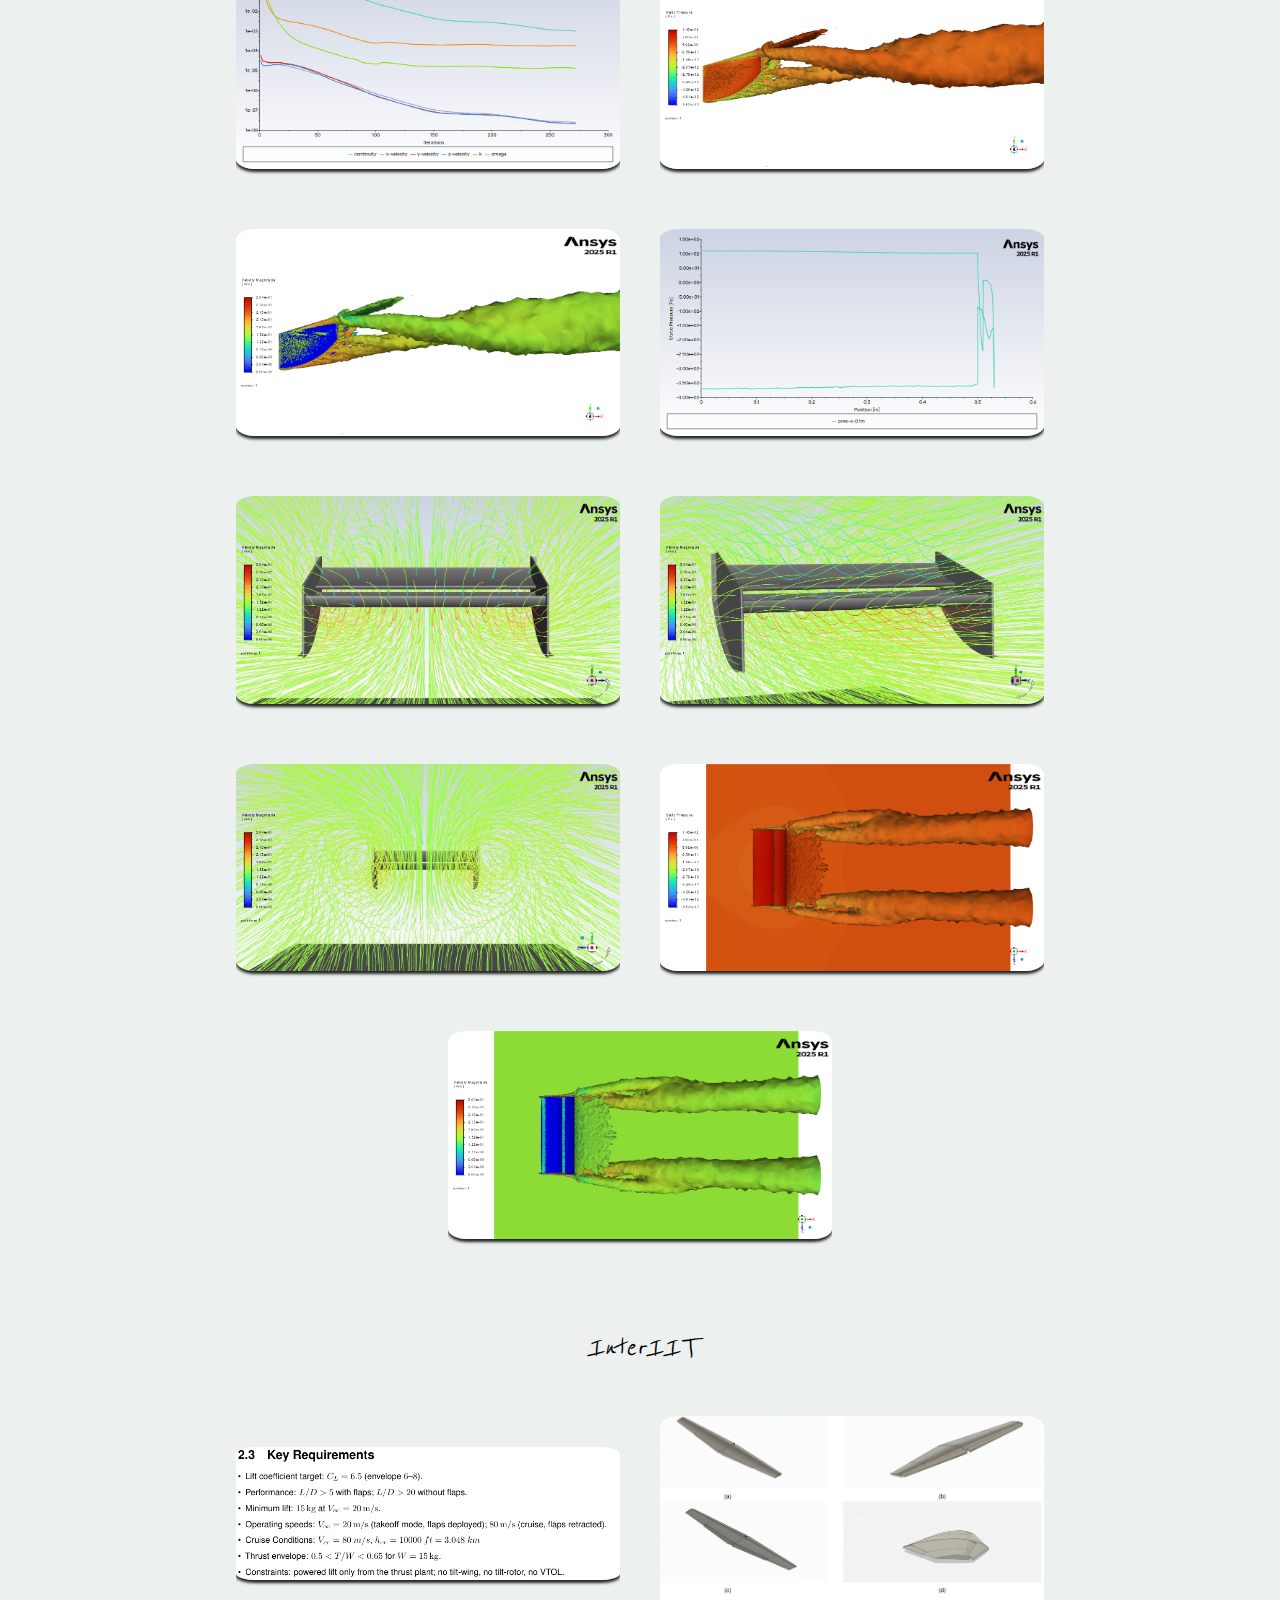
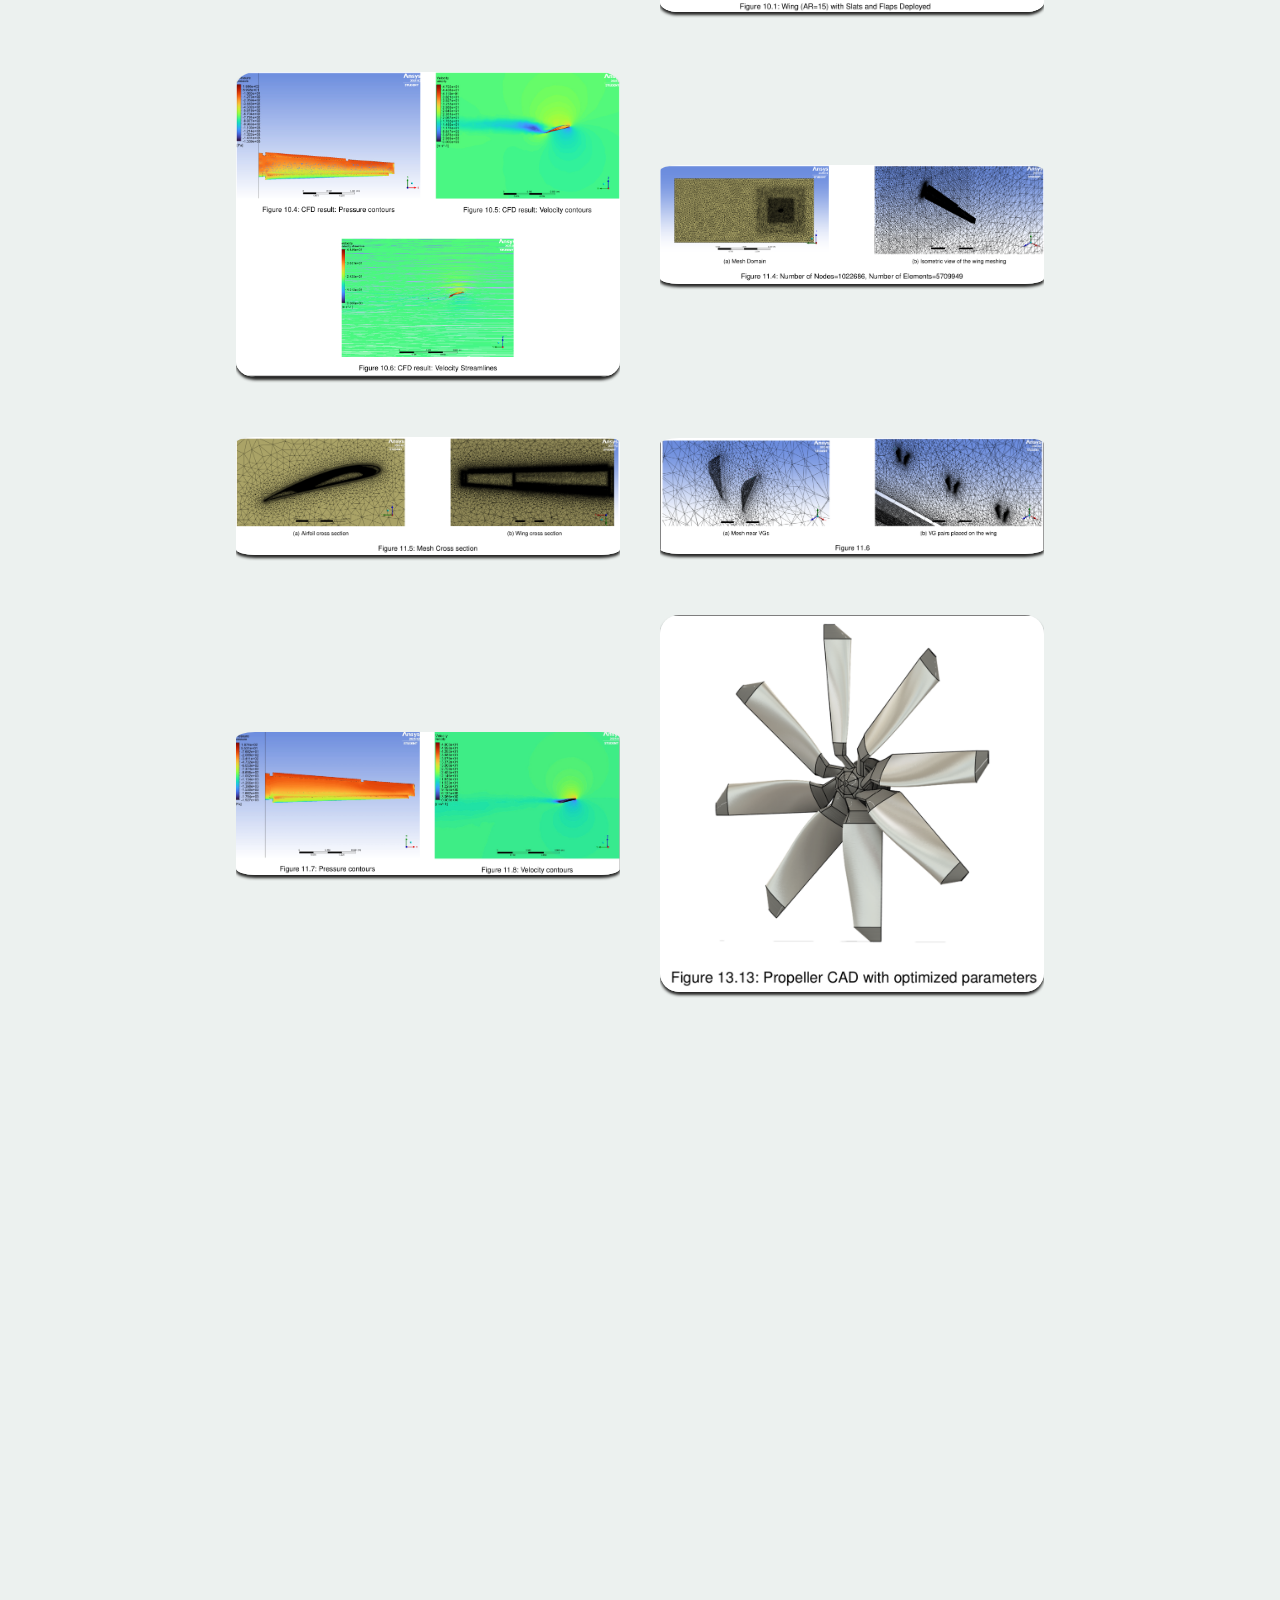
<file: gallery.html>
<!DOCTYPE html>
<html>
    <head>
        <meta name="viewport" content="width=device-width, initial-scale=1">
        <link rel="stylesheet" href="styles.css">
        <link rel="preconnect" href="https://fonts.googleapis.com">
        <link rel="preconnect" href="https://fonts.gstatic.com" crossorigin>
        <link href="https://fonts.googleapis.com/css2?family=Corinthia:wght@400;700&family=Reenie+Beanie&display=swap" rel="stylesheet">
    </head>
    <body>
        <nav class="navbar">
            <a href="index.html#home" class="logo R-Beanie">Mohit Sharma</a>
            <ul class="nav-links">
                <li><a href="index.html#about" class="no-deco">About</a></li>
                <li><a href="index.html#skills" class="no-deco">Skills</a></li>
                <li><a href="index.html#projects" class="no-deco">Projects</a></li>
                <li><a href="gallery.html" class="no-deco">Gallery</a></li>
                <li><a href="index.html#contact-us" class="no-deco">Contact</a></li>
            </ul>
        </nav>
        <section class="body-page thank-you">
            <div>
                <h1><span id="title" class="R-Beanie pad-marg">Gallery</span> </h1>
            </div>
                <nav class="pad-marg">
                <ul class="nav-links">
                    <li><a href="#Front-wing" class="no-deco">Front-wing</a></li>
                    <li><a href="#Rear-wing" class="no-deco">Rear-wing</a></li>
                    <li><a href="#InterIIT" class="no-deco">InterIIT</a></li>
                    <li><a href="#FEM-Solver" class="no-deco">FEM-Solver</a></li>
                    
                </ul>
            </nav>
        </section>
        <!-- GALLERY START -->
        <section id="Front-wing" class="body-page backgnd">
            <h3 class='R-Beanie'>Front-wing</h3>
            <div class='gallery'>
                <div class='img-card'><img src='Front-wing/bottom_vortex_pres_close_qnorm_1.png' loading='lazy'></div>
                <div class='img-card'><img src='Front-wing/bottom_vortex_pres_close_qnorm_1_label.PNG' loading='lazy'></div>
                <div class='img-card'><img src='Front-wing/bottom_vortex_pres_qnorm_1.png' loading='lazy'></div>
                <div class='img-card'><img src='Front-wing/bottom_vortex_vel_qnorm_1.png' loading='lazy'></div>
                <div class='img-card'><img src='Front-wing/drag_fw.png' loading='lazy'></div>
                <div class='img-card'><img src='Front-wing/front_sketch_1.JPG' loading='lazy'></div>
                <div class='img-card'><img src='Front-wing/front_sketch_2.JPG' loading='lazy'></div>
                <div class='img-card'><img src='Front-wing/ftop_vortex_pres_qnorm_1.png' loading='lazy'></div>
                <div class='img-card'><img src='Front-wing/ftop_vortex_vel_qnorm_1.png' loading='lazy'></div>
                <div class='img-card'><img src='Front-wing/geom_front.png' loading='lazy'></div>
                <div class='img-card'><img src='Front-wing/geom_iso.png' loading='lazy'></div>
                <div class='img-card'><img src='Front-wing/geom_side.png' loading='lazy'></div>
                <div class='img-card'><img src='Front-wing/iso_vortex_pres_qnorm_1.png' loading='lazy'></div>
                <div class='img-card'><img src='Front-wing/iso_vortex_vel_qnorm_1.png' loading='lazy'></div>
                <div class='img-card'><img src='Front-wing/lift_fw.png' loading='lazy'></div>
                <div class='img-card'><img src='Front-wing/mesh_close.png' loading='lazy'></div>
                <div class='img-card'><img src='Front-wing/mesh_section.png' loading='lazy'></div>
                <div class='img-card'><img src='Front-wing/mesh_side.png' loading='lazy'></div>
                <div class='img-card'><img src='Front-wing/pres_contour_center.png' loading='lazy'></div>
                <div class='img-card'><img src='Front-wing/pres_contour_front.jpeg' loading='lazy'></div>
                <div class='img-card'><img src='Front-wing/pres_contour_rear.jpeg' loading='lazy'></div>
                <div class='img-card'><img src='Front-wing/pres_iso.jpeg' loading='lazy'></div>
                <div class='img-card'><img src='Front-wing/pres_plot_center.png' loading='lazy'></div>
                <div class='img-card'><img src='Front-wing/pres_plot_side_0.15m.png' loading='lazy'></div>
                <div class='img-card'><img src='Front-wing/pres_top.jpeg' loading='lazy'></div>
                <div class='img-card'><img src='Front-wing/scaled_residuals_fw.png' loading='lazy'></div>
                <div class='img-card'><img src='Front-wing/Screenshot 2026-01-12 144845.png' loading='lazy'></div>
                <div class='img-card'><img src='Front-wing/Screenshot 2026-01-12 145237.png' loading='lazy'></div>
                <div class='img-card'><img src='Front-wing/Screenshot 2026-01-28 225346.png' loading='lazy'></div>
                <div class='img-card'><img src='Front-wing/Screenshot 2026-01-29 065609.png' loading='lazy'></div>
                <div class='img-card'><img src='Front-wing/sketch_actual.PNG' loading='lazy'></div>
                <div class='img-card'><img src='Front-wing/sketch_actual_full.PNG' loading='lazy'></div>
                <div class='img-card'><img src='Front-wing/span-wise pressure plot_0.1m.png' loading='lazy'></div>
                <div class='img-card'><img src='Front-wing/spanwise_pres_plot_0.4m.png' loading='lazy'></div>
                <div class='img-card'><img src='Front-wing/streamline_front.jpeg' loading='lazy'></div>
                <div class='img-card'><img src='Front-wing/streamline_rear.jpeg' loading='lazy'></div>
                <div class='img-card'><img src='Front-wing/sweep_no_blowup.png' loading='lazy'></div>
                <div class='img-card'><img src='Front-wing/top_vortex_pres_qnorm_1.png' loading='lazy'></div>
                <div class='img-card'><img src='Front-wing/tube_only_bottom_vortex_pres_close_qnorm_1.png' loading='lazy'></div>
                <div class='img-card'><img src='Front-wing/tube_only_bottom_vortex_pres_close_qnorm_1_annotated.PNG' loading='lazy'></div>
                <div class='img-card'><img src='Front-wing/tube_only_bottom_vortex_pres_qnorm_1.png' loading='lazy'></div>
                <div class='img-card'><img src='Front-wing/tube_only_iso_vortex_pres_qnorm_1.png' loading='lazy'></div>
                <div class='img-card'><img src='Front-wing/tube_only_pres_plot_center.png' loading='lazy'></div>
                <div class='img-card'><img src='Front-wing/tube_only_pres_plot_side_0.15m.png' loading='lazy'></div>
                <div class='img-card'><img src='Front-wing/tube_only_span-wise pressure plot_0.1m.png' loading='lazy'></div>
                <div class='img-card'><img src='Front-wing/tube_only_spanwise_pres_plot_0.4m.png' loading='lazy'></div>
                <div class='img-card'><img src='Front-wing/tube_only_sweep_blowup.png' loading='lazy'></div>
                <div class='img-card'><img src='Front-wing/vel_contour_center.png' loading='lazy'></div>
            </div>
        </section>

        <section id="Rear-wing" class="body-page backgnd">
            <h3 class='R-Beanie'>Rear-wing</h3>
            <div class='gallery'>
                <div class='img-card'><img src='Rear-wing/bottom_vortex_pres_qnorm_1.png' loading='lazy'></div>
                <div class='img-card'><img src='Rear-wing/bottom_vortex_vel_qnorm_1.png' loading='lazy'></div>
                <div class='img-card'><img src='Rear-wing/drag_rw.png' loading='lazy'></div>
                <div class='img-card'><img src='Rear-wing/geom_front.png' loading='lazy'></div>
                <div class='img-card'><img src='Rear-wing/geom_iso.png' loading='lazy'></div>
                <div class='img-card'><img src='Rear-wing/geom_side.png' loading='lazy'></div>
                <div class='img-card'><img src='Rear-wing/iso_vortex_pres_qnorm_1.png' loading='lazy'></div>
                <div class='img-card'><img src='Rear-wing/iso_vortex_vel_qnorm_1.png' loading='lazy'></div>
                <div class='img-card'><img src='Rear-wing/lift_rw.png' loading='lazy'></div>
                <div class='img-card'><img src='Rear-wing/mesh_side.png' loading='lazy'></div>
                <div class='img-card'><img src='Rear-wing/no_curve_bottom_vortex_pres.png' loading='lazy'></div>
                <div class='img-card'><img src='Rear-wing/no_curve_bottom_vortex_pres_full.png' loading='lazy'></div>
                <div class='img-card'><img src='Rear-wing/no_curve_pres_plot_center.png' loading='lazy'></div>
                <div class='img-card'><img src='Rear-wing/no_curve_spanwise_pres_plot_0.1m.png' loading='lazy'></div>
                <div class='img-card'><img src='Rear-wing/pres_contour_front_rw.png' loading='lazy'></div>
                <div class='img-card'><img src='Rear-wing/pres_contour_iso_rw.png' loading='lazy'></div>
                <div class='img-card'><img src='Rear-wing/pres_contour_rear_rw.png' loading='lazy'></div>
                <div class='img-card'><img src='Rear-wing/pres_contour_top_rw.png' loading='lazy'></div>
                <div class='img-card'><img src='Rear-wing/pres_plot_center.png' loading='lazy'></div>
                <div class='img-card'><img src='Rear-wing/pres_sweep_1.png' loading='lazy'></div>
                <div class='img-card'><img src='Rear-wing/pres_sweep_2.png' loading='lazy'></div>
                <div class='img-card'><img src='Rear-wing/pres_sweep_rectangle.png' loading='lazy'></div>
                <div class='img-card'><img src='Rear-wing/rear_sketch_1.PNG' loading='lazy'></div>
                <div class='img-card'><img src='Rear-wing/rear_sketch_2.PNG' loading='lazy'></div>
                <div class='img-card'><img src='Rear-wing/scaled_residuals_rw.png' loading='lazy'></div>
                <div class='img-card'><img src='Rear-wing/side_vortex_pres_qnorm_1.png' loading='lazy'></div>
                <div class='img-card'><img src='Rear-wing/side_vortex_vel_qnorm_1.png' loading='lazy'></div>
                <div class='img-card'><img src='Rear-wing/span_wise_pres_plot_0.1m.png' loading='lazy'></div>
                <div class='img-card'><img src='Rear-wing/streamline_front.jpeg' loading='lazy'></div>
                <div class='img-card'><img src='Rear-wing/streamline_iso.jpeg' loading='lazy'></div>
                <div class='img-card'><img src='Rear-wing/streamline_rear.jpeg' loading='lazy'></div>
                <div class='img-card'><img src='Rear-wing/top_vortex_pres_qnorm_1.png' loading='lazy'></div>
                <div class='img-card'><img src='Rear-wing/top_vortex_vel_qnorm_1.png' loading='lazy'></div>
            </div>
        </section>

        <section id="InterIIT" class="body-page backgnd">
            <h3 class='R-Beanie'>InterIIT</h3>
            <div class='gallery'>
                <div class='img-card'><img src='InterIIT/0_constraints.png' loading='lazy'></div>
                <div class='img-card'><img src='InterIIT/10_plaingeom.png' loading='lazy'></div>
                <div class='img-card'><img src='InterIIT/11_plaingeomCFD.png' loading='lazy'></div>
                <div class='img-card'><img src='InterIIT/12_mesh.png' loading='lazy'></div>
                <div class='img-card'><img src='InterIIT/13_mesh.png' loading='lazy'></div>
                <div class='img-card'><img src='InterIIT/14_mesh.png' loading='lazy'></div>
                <div class='img-card'><img src='InterIIT/15_VG3dCFD.png' loading='lazy'></div>
                <div class='img-card'><img src='InterIIT/16_propgeom.png' loading='lazy'></div>
                <div class='img-card'><img src='InterIIT/17_propmesh.png' loading='lazy'></div>
                <div class='img-card'><img src='InterIIT/18_propCFD.png' loading='lazy'></div>
                <div class='img-card'><img src='InterIIT/19_wingCFD.png' loading='lazy'></div>
                <div class='img-card'><img src='InterIIT/1_flow_chart.png' loading='lazy'></div>
                <div class='img-card'><img src='InterIIT/20_wingCFD.png' loading='lazy'></div>
                <div class='img-card'><img src='InterIIT/21_pressure_under.png' loading='lazy'></div>
                <div class='img-card'><img src='InterIIT/22_pressure_upper.png' loading='lazy'></div>
                <div class='img-card'><img src='InterIIT/23_cross_sectiom.png' loading='lazy'></div>
                <div class='img-card'><img src='InterIIT/24_cross_section_prop.png' loading='lazy'></div>
                <div class='img-card'><img src='InterIIT/25_windtunnel_section.png' loading='lazy'></div>
                <div class='img-card'><img src='InterIIT/26_pressureports_main.png' loading='lazy'></div>
                <div class='img-card'><img src='InterIIT/27_pressureports_slat_flap.png' loading='lazy'></div>
                <div class='img-card'><img src='InterIIT/28_windtunnel_setup.png' loading='lazy'></div>
                <div class='img-card'><img src='InterIIT/2_half_wing.png' loading='lazy'></div>
                <div class='img-card'><img src='InterIIT/3_full_wing.png' loading='lazy'></div>
                <div class='img-card'><img src='InterIIT/5_theoreticalAR.png' loading='lazy'></div>
                <div class='img-card'><img src='InterIIT/6_flapCFD.png' loading='lazy'></div>
                <div class='img-card'><img src='InterIIT/7_slat_clVSa.png' loading='lazy'></div>
                <div class='img-card'><img src='InterIIT/8_slatCFD.png' loading='lazy'></div>
                <div class='img-card'><img src='InterIIT/9_slat_flap2dCFD.png' loading='lazy'></div>
                <div class='img-card'><img src='InterIIT/guys_windtunnel.jpg' loading='lazy'></div>
                <div class='img-card'><img src='InterIIT/halfwing_cover.PNG' loading='lazy'></div>
                <div class='img-card'><img src='InterIIT/pres_mean_c_cruise.jpeg' loading='lazy'></div>
                <div class='img-card'><img src='InterIIT/pres_mean_c_wo_prop.jpeg' loading='lazy'></div>
                <div class='img-card'><img src='InterIIT/pres_mean_c_wprop.jpeg' loading='lazy'></div>
            </div>
        </section>

        <!-- GALLERY END -->
    </body>
</html>
</file>
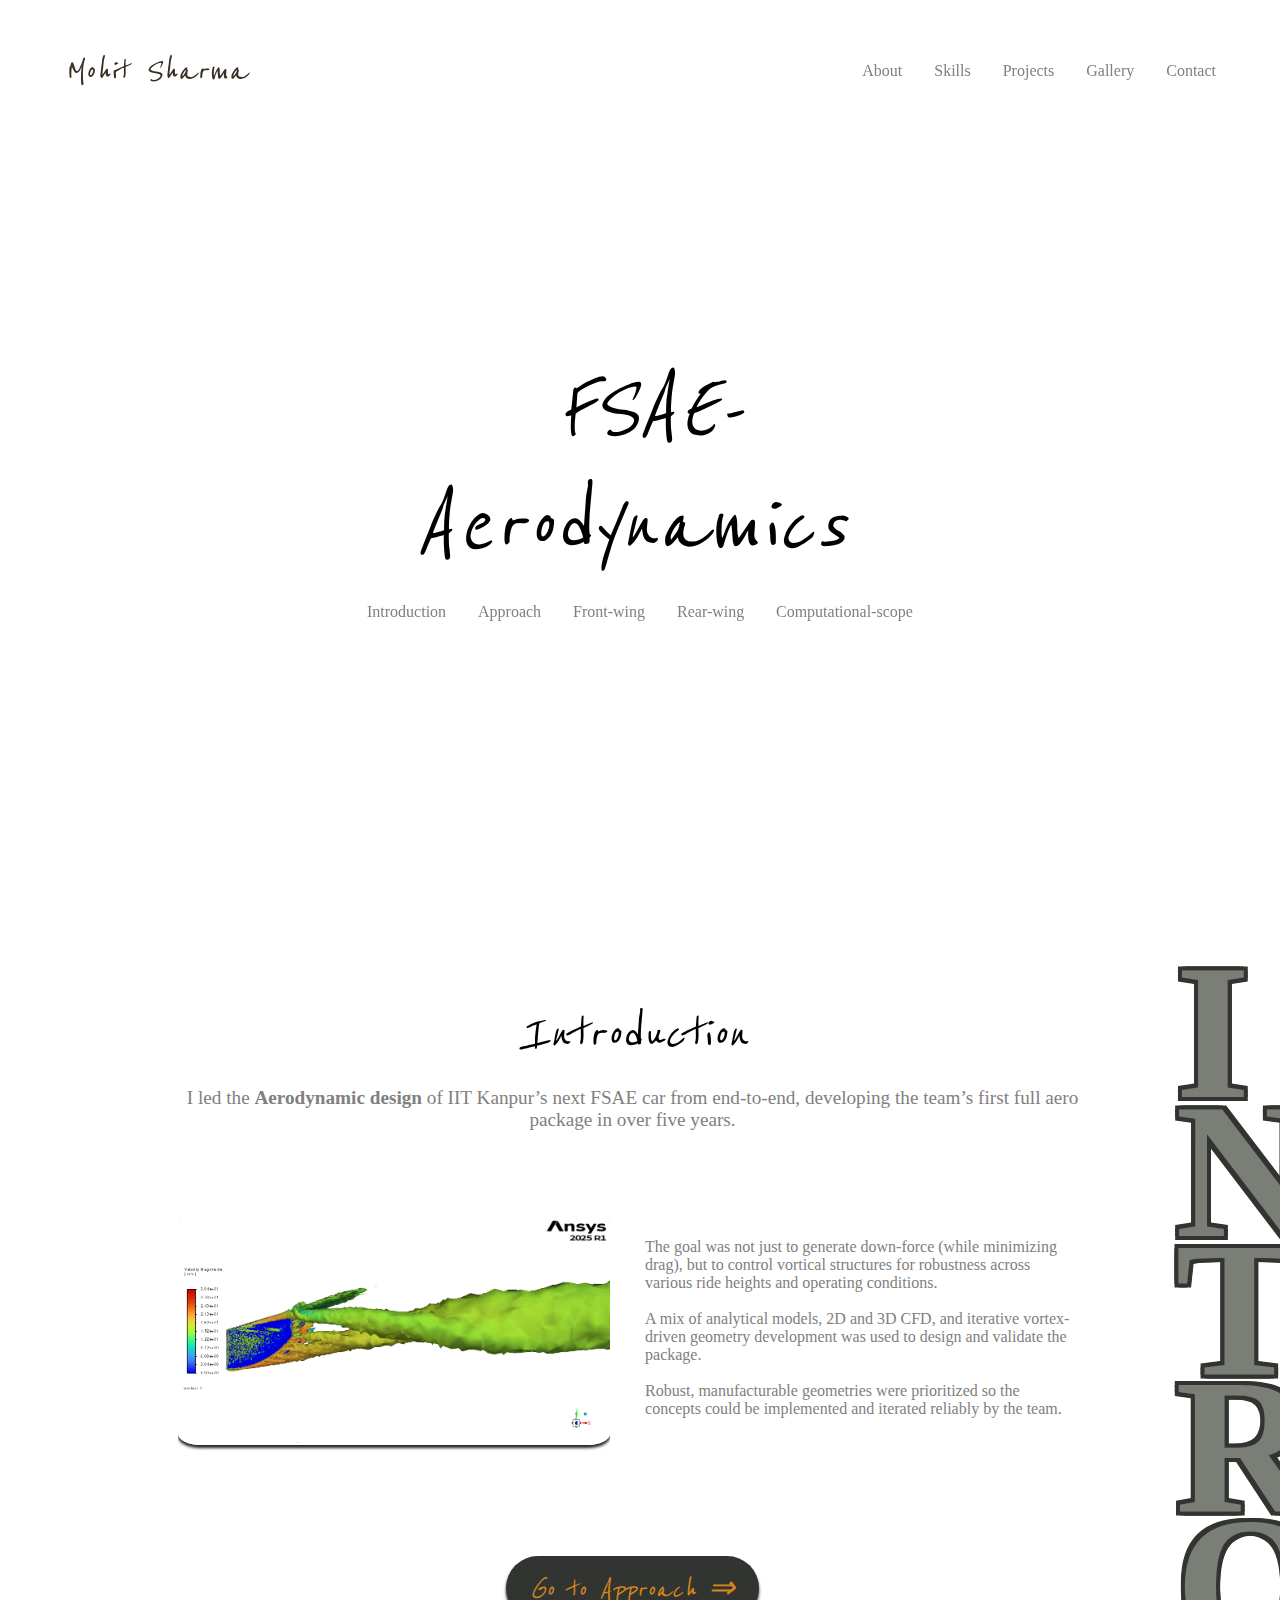
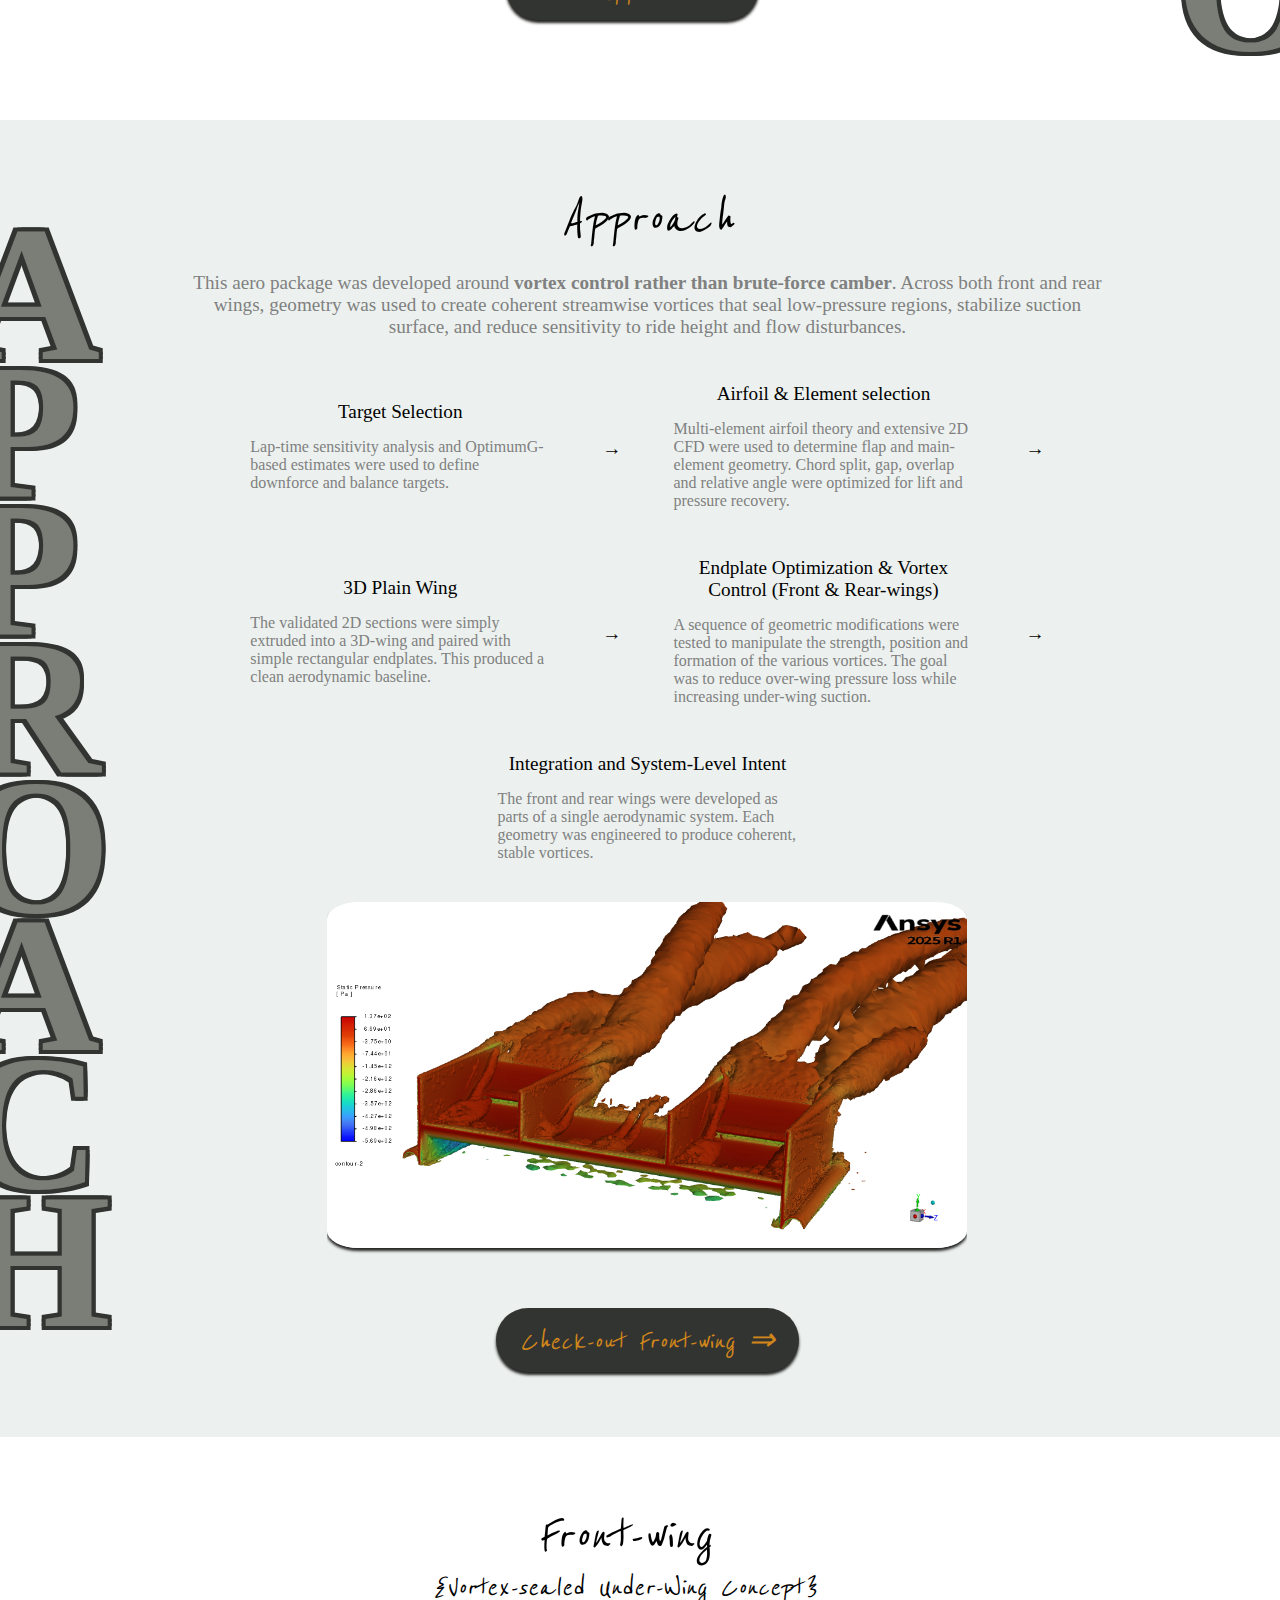
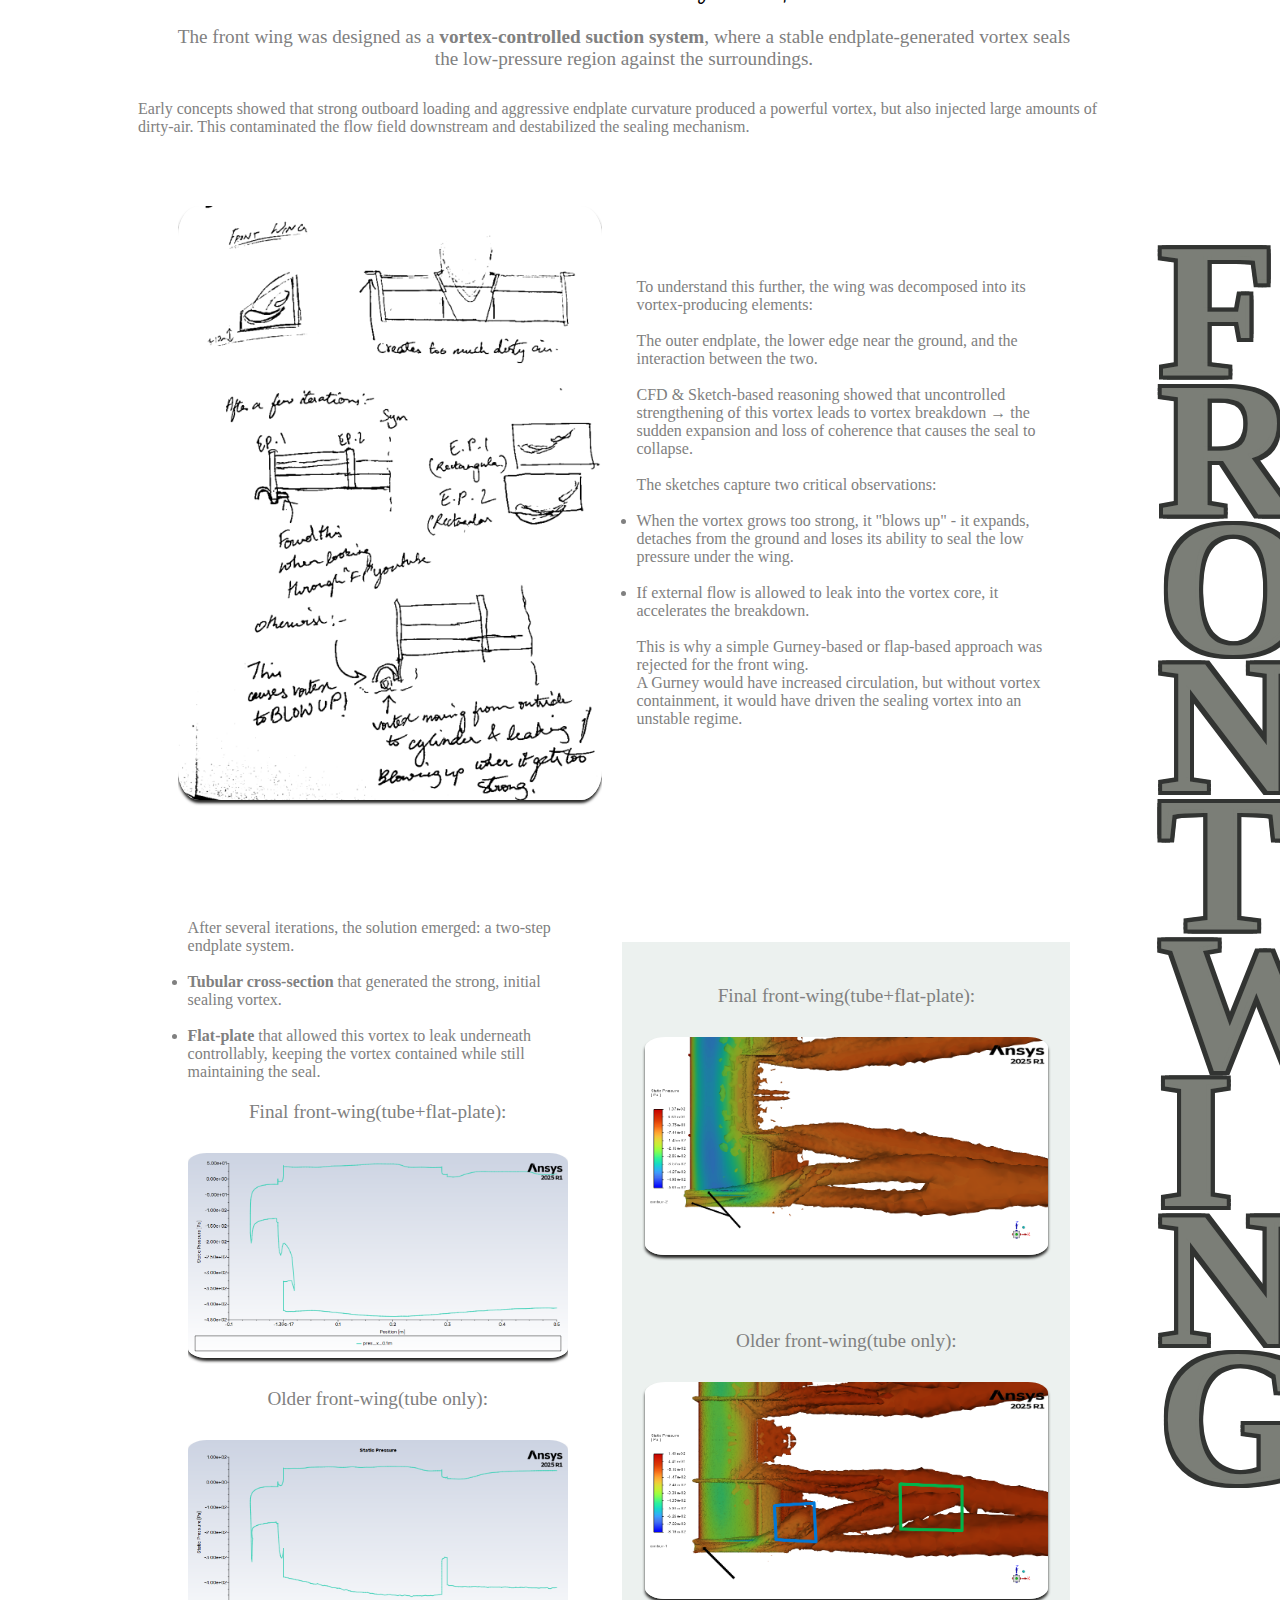
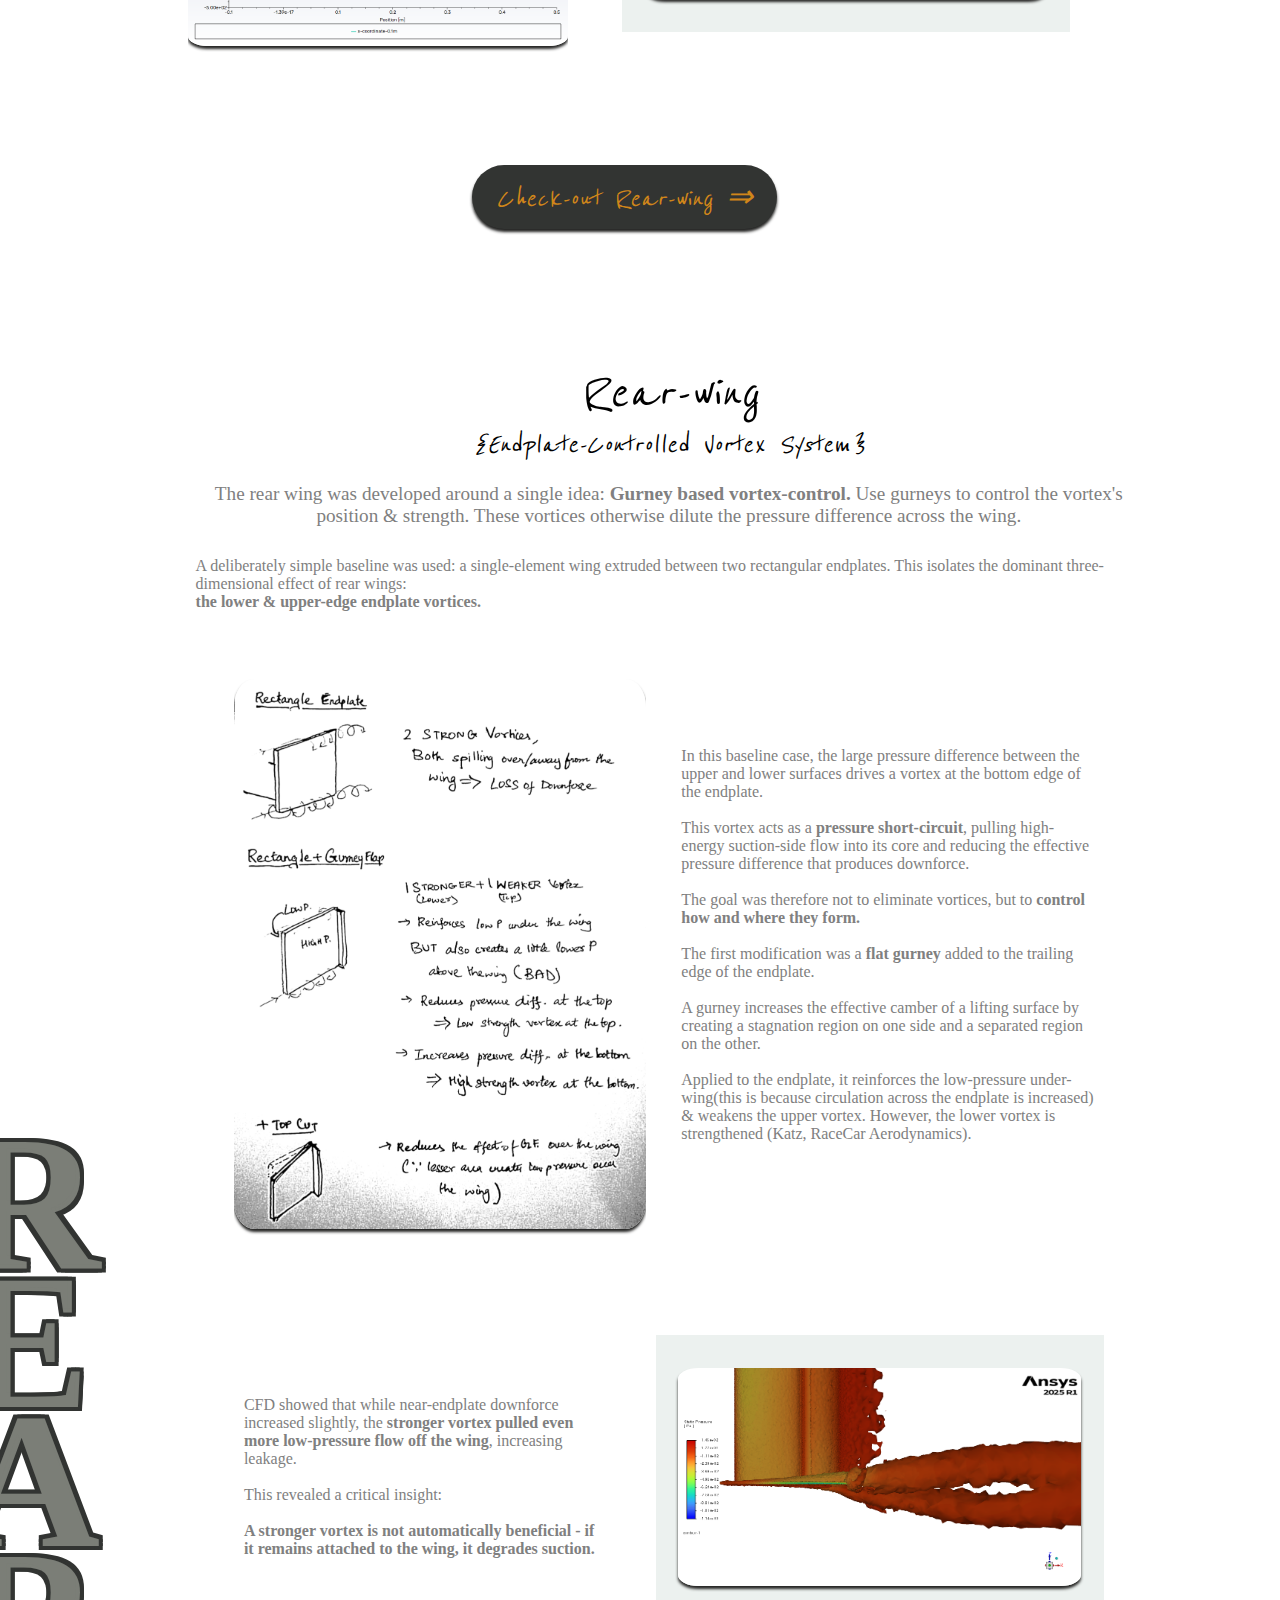
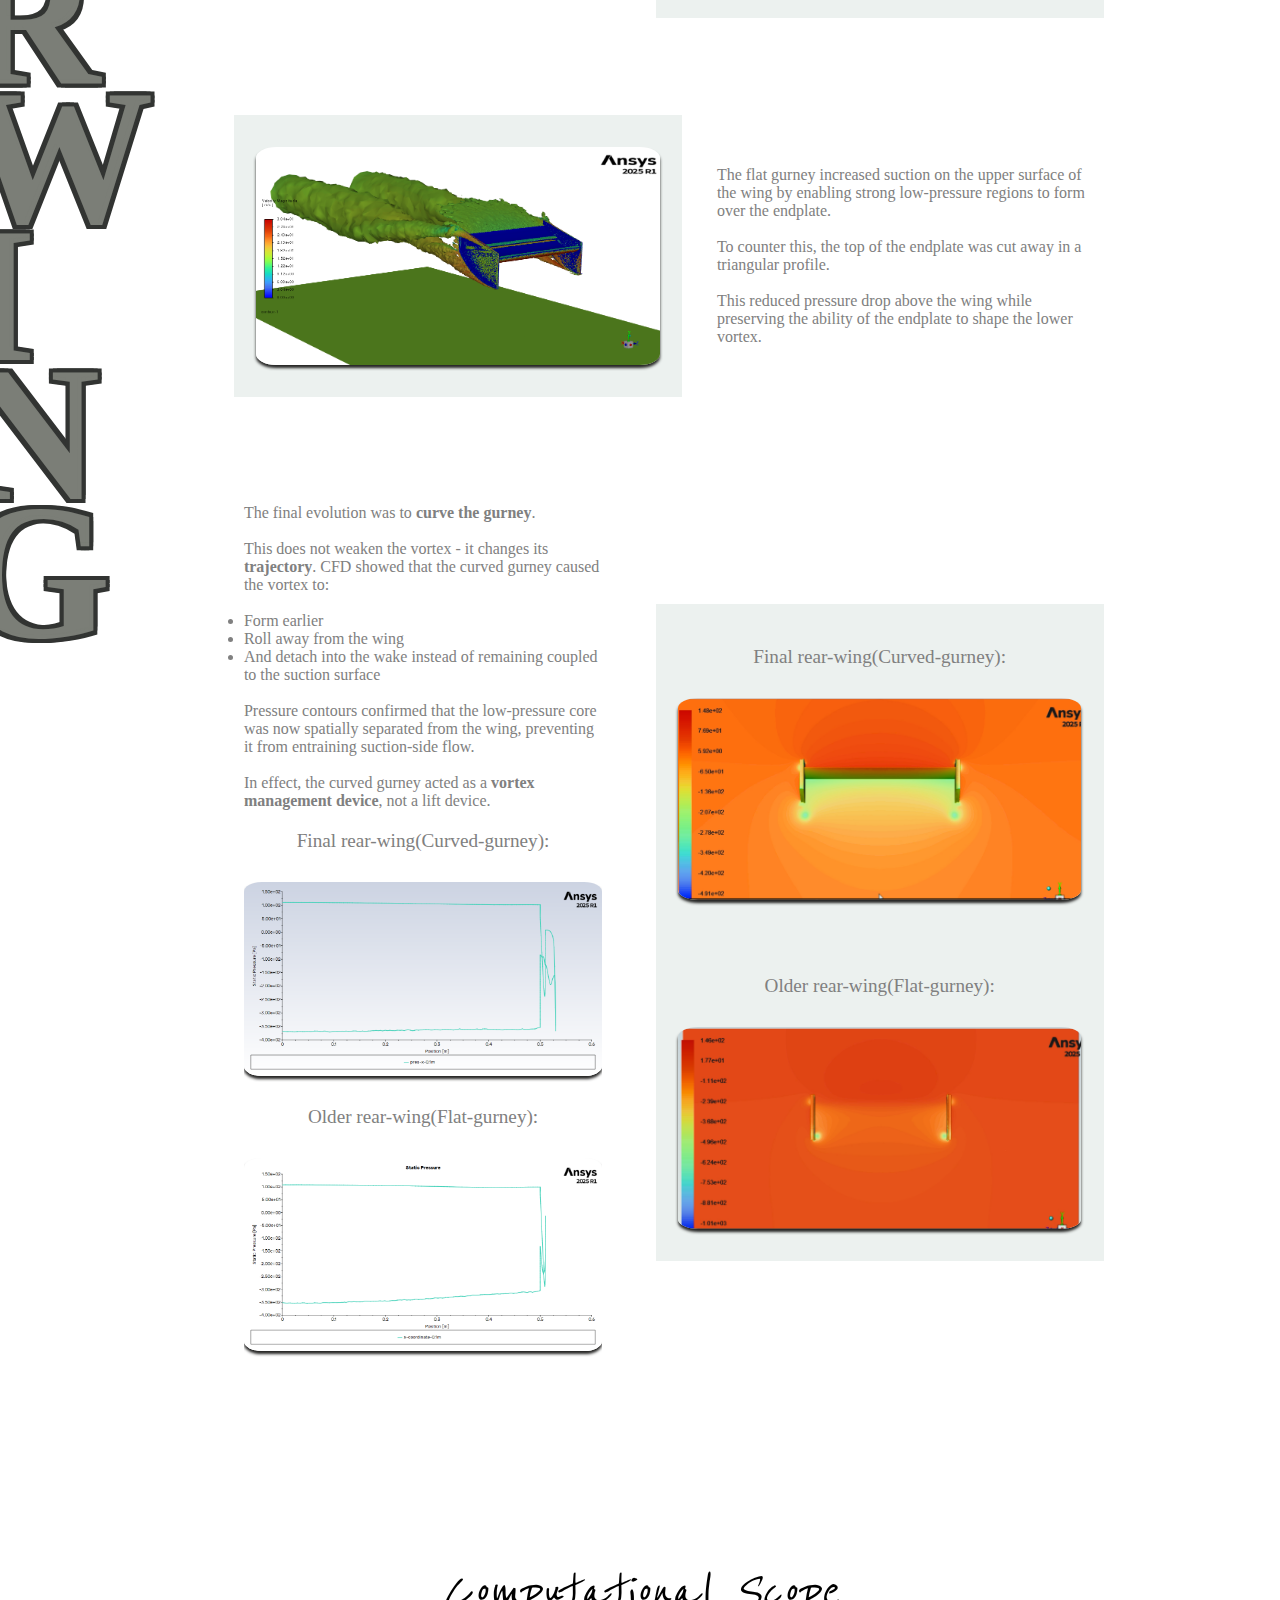
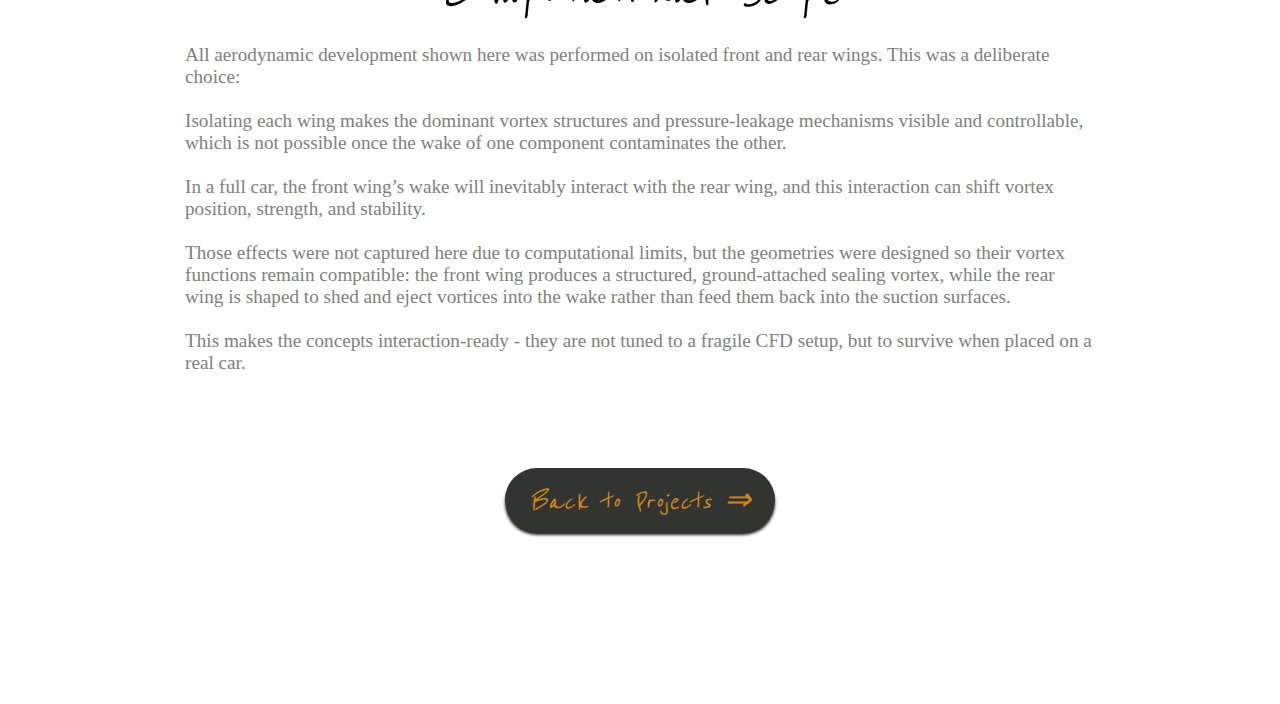
<file: project_FEM_Solver.html>
<!DOCTYPE html>
<html>
    
    <!-- redirect to home if needed -->
    <!-- <meta http-equiv="refresh" content="5;url=index.html"> -->
    <head>
        <meta name="viewport" content="width=device-width, initial-scale=1">
        <link rel="stylesheet" href="styles.css">
        <link rel="preconnect" href="https://fonts.googleapis.com">
        <link rel="preconnect" href="https://fonts.gstatic.com" crossorigin>
        <link href="https://fonts.googleapis.com/css2?family=Corinthia:wght@400;700&family=Reenie+Beanie&display=swap" rel="stylesheet">
    </head>
    <body>
        <nav class="navbar">
            <a href="index.html#home" class="logo R-Beanie">Mohit Sharma</a>
            <ul class="nav-links">
                <li><a href="index.html#about" class="no-deco">About</a></li>
                <li><a href="index.html#skills" class="no-deco">Skills</a></li>
                <li><a href="index.html#projects" class="no-deco">Projects</a></li>
                <li><a href="gallery.html" class="no-deco">Gallery</a></li>
                <li><a href="index.html#contact-us" class="no-deco">Contact</a></li>
            </ul>
        </nav>
        <section class="body-page thank-you">
            <div>
                <h1><span id="title" class="R-Beanie pad-marg">FSAE-Aerodynamics</span> </h1>
            </div>
                <nav class="pad-marg">
                <ul class="nav-links">
                    <li><a href="#intro" class="no-deco">Introduction</a></li>
                    <li><a href="#approach" class="no-deco">Approach</a></li>
                    <li><a href="#Front-wing" class="no-deco">Front-wing</a></li>
                    <li><a href="#Rear-wing" class="no-deco">Rear-wing</a></li>
                    <li><a href="#computational-scope" class="no-deco">Computational-scope</a></li>
                </ul>
            </nav>
        </section>
        <section id="intro" class="body-wrapper">
            <div class="body-page">
                <h1 class="R-Beanie">Introduction</h1>
                <p class="p1">I led the <strong>Aerodynamic design</strong> of IIT Kanpur’s next FSAE car from end-to-end, developing the team’s first full aero package in over five years.</p>
                <div class="body1">
                    <div class="img-card">
                        <img src="Rear-wing/side_vortex_vel_qnorm_1.png" aria-placeholder="Vortex structure, Rear-wing">
                        <div class="overlay-text">
                            <p><strong>Vortex structures formed by flow over the rear wing</strong><br><br>-CFD(velocity), Side View</p>
                        </div>
                    </div>
                    <p class="p2">The goal was not just to generate down-force (while minimizing drag), but to control vortical structures for robustness across various ride heights and operating conditions.<br><br>
                    A mix of analytical models, 2D and 3D CFD, and iterative vortex-driven geometry development was used to design and validate the package.<br><br>
                    Robust, manufacturable geometries were prioritized so the concepts could be implemented and iterated reliably by the team.
                    </p>
                </div>
                <a href="#approach" class="btn"> <h3 class="R-Beanie">Go to Approach &rArr;</h3> </a>
            </div>
            <div class="body-header">
                <span>I</span>
                <span>N</span>
                <span>T</span>
                <span>R</span>
                <span>O</span>
            </div>
        </section>
        
        <section id="approach" class="body-wrapper row-rev backgnd">
            <div class="body-page">
                <h1 class="R-Beanie">Approach</h1>
                <p class="p1">
                    This aero package was developed around <strong>vortex control rather than brute-force camber</strong>.
                    Across both front and rear wings, geometry was used to create coherent streamwise vortices that
                    seal low-pressure regions, stabilize suction surface, and reduce sensitivity to ride height and flow disturbances.
                </p>
                <ul class="nav-links">
                    <li class="img-card">
                        <p>Target Selection</p>
                        <p class="p2">Lap-time sensitivity analysis and 
                            OptimumG-based estimates were used to define downforce and balance targets. 
                        </p>
                    </li>
                    <li><p>&rarr;</p></li>
                    <li class="img-card">
                        <p>Airfoil & Element selection</p>
                        <p class="p2">Multi-element airfoil theory and extensive 2D CFD were used to determine flap and main-element geometry.
                            Chord split, gap, overlap and relative angle were optimized for lift and pressure recovery.
                        </p>
                    </li>
                    <li><p>&rarr;</p></li>
                    <li class="img-card">
                        <p>3D Plain Wing</p>
                        <p class="p2">
                            The validated 2D sections were simply extruded into a 3D-wing and paired with simple rectangular endplates. This produced a clean aerodynamic baseline.
                        </p>
                    </li>
                    <li><p>&rarr;</p></li>
                    <li class="img-card">
                        <p>Endplate Optimization & Vortex Control (Front & Rear-wings)</p>
                        <p class="p2">
                            A sequence of geometric modifications were tested to manipulate the strength, position and formation of the various vortices. 
                            The goal was to reduce over-wing pressure loss while increasing under-wing suction.
                        </p>
                    </li>
                    <li><p>&rarr;</p></li>
                    <li class="img-card">
                        <p>Integration and System-Level Intent</p>
                        <p class="p2">
                            The front and rear wings were developed as parts of a single aerodynamic system. Each geometry was engineered to produce coherent, stable vortices.
                        </p>
                    </li>
                </ul>
                <div class="img-card">
                    <img src="Front-wing/iso_vortex_pres_qnorm_1.png" aria-placeholder="Vortex structure, Front-wing">
                    <div class="overlay-text">
                        <p><strong>Coherent streamwise vortices generated by the front-wing</strong><br><br>-CFD(pressure), Isometric View</p>
                    </div>
                </div>
                
                <a href="#Front-wing" class="btn"> <h3 class="R-Beanie">Check-out Front-wing &rArr;</h3> </a>
            </div>
            <div class="body-header">
                <span>A</span>
                <span>P</span>
                <span>P</span>
                <span>R</span>
                <span>O</span>
                <span>A</span>
                <span>C</span>
                <span>H</span>
            </div>
        </section>

        <section id="Front-wing" class="body-wrapper">
            <div class="body-page">
                <h1 class="R-Beanie">Front-wing</h1>
                <h3 class="R-Beanie">{Vortex-sealed Under-Wing Concept}</h3>
                <p class="p1">
                    The front wing was designed as a <strong>vortex-controlled suction system</strong>, where a stable endplate-generated vortex seals the low-pressure region against the surroundings.
                </p>
                <p class="p2">
                    Early concepts showed that strong outboard loading and aggressive endplate curvature produced a powerful vortex, but also injected large amounts of dirty-air. 
                    This contaminated the flow field downstream and destabilized the sealing mechanism.
                    </p>
                <div class="body1">
                    <div class="img-card">
                        <img src="Front-wing/sketch_actual_full.PNG" aria-placeholder="Early concept sketch exploring vortex-sealed ground effect">
                        <div class="overlay-text">
                            <p style="color: white;"><strong>Early front-wing vortex concept(design notebook)</strong><br><br>
                                -These sketches show why tubular outboard section was needed and capture how 
                                it was expected to entrain and regulate the ground-sealing vortex, and why uncontrolled growth would lead to vortex breakdown and loss of downforce.</p>
                        </div>
                    </div>
                    <div class="p2">
                        To understand this further, the wing was decomposed into its vortex-producing elements:
                        <br><br> The outer endplate, the lower edge near the ground, and the interaction between the two. 
                        <br><br>CFD & Sketch-based reasoning showed that 
                        uncontrolled strengthening of this vortex leads to vortex breakdown &rarr; the sudden expansion and loss of coherence that causes the seal to collapse.<br><br>
                        
                        The sketches capture two critical observations:
                        <br><br>
                        <ul>
                            <li>When the vortex grows too strong, it "blows up" - it expands, detaches from the ground and loses its ability to seal the low pressure under the wing.</li>
                            <br>
                            <li>If external flow is allowed to leak into the vortex core, it accelerates the breakdown.</li>
                        </ul>
                        <br>
                        This is why a simple Gurney-based or flap-based approach was rejected for the front wing.<br>
                        A Gurney would have increased circulation, but without vortex containment, it would have driven the sealing vortex into an unstable regime.
                    </div>
                </div>
                <div class="body1" style="gap: 5%;">
                    <div class="p2">
                        After several iterations, the solution emerged: a two-step endplate system.
                        <br><br>
                        <ul>
                            <li><strong>Tubular cross-section</strong> that generated the strong, initial sealing vortex.</li>
                            <br>
                            <li><strong>Flat-plate</strong> that allowed this vortex to leak underneath controllably, keeping the vortex contained while still maintaining the seal.</li>
                        </ul>

                        <div style="justify-items: center; align-items: center;">
                            <div class="img-card">
                                <p class="p1">Final front-wing(tube+flat-plate):</p>
                                <img src="Front-wing/span-wise pressure plot_0.1m.png" aria-placeholder="Spanwise pressure plot(half-wing)">
                                <div class="overlay-text">
                                    <p style="color: white;"><br><br><strong>Spanwise pressure plot at x=0.1m (half-wing)</strong><br><br>
                                        -The plot is flat over both top as-well as bottom and has a lower minima than the older design.<br>
                                        This implies that an effective vortex-seal was developed by the endplate. 
                                    </p>
                                </div>
                            </div>
                            
                            <div class="img-card">
                                <p class="p1">Older front-wing(tube only):</p>
                                <img src="Front-wing/tube_only_span-wise pressure plot_0.1m.png" aria-placeholder="Spanwise pressure plot(half-wing)">
                                <div class="overlay-text">
                                    <p style="color: white;"><br><br><strong>Spanwise pressure plot at x=0.1m (half-wing)</strong><br><br>
                                        -The plot is flat on top but not over the bottom and tapers towards the ends<br>
                                        This implies ineffective vortex sealing developed by the endplate</p>
                                </div>
                            </div>
                        </div>
                    </div>
                    <div class="width-clamp">
                        <div class="img-card backgnd">
                            <p class="p1">Final front-wing(tube+flat-plate):</p>
                            <img src="Front-wing/bottom_vortex_pres_close_qnorm_1_label.PNG" aria-placeholder="Final front-wing vortex structures, CFD">
                            <div class="overlay-text">
                                <br><br>
                                <p>
                                    <strong>Final front-wing vortex structures(CFD, bottom view)</strong><br><br>
                                    Initial vortex joins smoothly, without blowing up thereby generating a strong, contained, & steady vortex that seals the suction surface.
                                <br><br>
                                    <span class="black">Black-</span> Tube & Flat-plate
                                </p>
                            </div>
                        </div>
                        <div class="img-card backgnd">
                            <p class="p1">Older front-wing(tube only):</p>
                            <img src="Front-wing/tube_only_bottom_vortex_pres_close_qnorm_1_annotated.PNG" aria-placeholder="Final front-wing vortex structures, CFD">
                            <div class="overlay-text">
                                <br><br>
                                <p>
                                    <strong>Older front-wing vortex structures(CFD, bottom view)</strong><br><br>
                                    <span class="blue">Blue-</span> Initial vortex leaks & blows-up
                                <br><br>
                                    <span class="green">Green-</span> Vortex dies off early-on, instead of becoming the main vortex
                                <br><br>
                                    <span class="black">Black-</span> Tube only(no flat-plate)
                                </p>
                            </div>
                        </div>
                    </div>
                </div>
                <a href="#Rear-wing" class="btn"> <h3 class="R-Beanie">Check-out Rear-wing &rArr;</h3> </a>
            </div>
            <div class="body-header" style="margin-right: -2vw;">
                <span>F</span>
                <span>R</span>
                <span>O</span>
                <span>N</span>
                <span>T</span>
                <span></span>
                <span>W</span>
                <span>I</span>
                <span>N</span>
                <span>G</span>
            </div>
        </section>
        
        <section id="Rear-wing" class="body-wrapper row-rev">
    <div class="body-page">
        <h1 class="R-Beanie">Rear-wing</h1>
        <h3 class="R-Beanie">{Endplate-Controlled Vortex System}</h3>

        <p class="p1">
            The rear wing was developed around a single idea: <strong>Gurney based vortex-control.</strong>
            Use gurneys to control the vortex's position & strength. These vortices otherwise dilute the pressure difference across the wing.
        </p>

        <p class="p2">
            A deliberately simple baseline was used: a single-element wing extruded between two rectangular endplates.
            This isolates the dominant three-dimensional effect of rear wings:<br> <strong>the lower & upper-edge endplate vortices.</strong>
        </p>

        <div class="body1">
            <div class="img-card">
                <img src="Rear-wing/rear_sketch_1.PNG" aria-placeholder="Early Rear-wing Concepts(Design Notebook)">
                <div class="overlay-text">
                    <p style="color:white;">
                        <strong>Early Rear-wing Concepts(Design Notebook)</strong><br><br>
                        These sketches show why Gurney-based endplate modifications were needed and help motivate key design decisions.<br>
                        It also demonstrates the further need for improvement since the major culprit- lower edge vortex- is still left unchecked.
                </div>
            </div>

            <div class="p2">
                In this baseline case, the large pressure difference between the upper and lower surfaces drives a vortex at the bottom edge of the endplate.
                <br><br>
                This vortex acts as a <strong>pressure short-circuit</strong>, pulling high-energy suction-side flow into its core and reducing the effective pressure difference that produces downforce.
                <br><br>
                The goal was therefore not to eliminate vortices, but to <strong>control how and where they form.</strong>
                <br><br>
                The first modification was a <strong>flat gurney</strong> added to the trailing edge of the endplate.
                <br><br>
                A gurney increases the effective camber of a lifting surface by creating a stagnation region on one side and a separated region on the other.
                <br><br>
                Applied to the endplate, it reinforces the low-pressure under-wing(this is because circulation across the endplate is increased) & weakens the upper vortex. However, the lower vortex is strengthened (Katz, RaceCar Aerodynamics).
                <br><br>
                
            </div>
        </div>

        <div class="body1" style="gap:5%;">
            <div class="p2">
                CFD showed that while near-endplate downforce increased slightly, the <strong>stronger vortex pulled even more low-pressure flow off the wing</strong>, increasing leakage.
                <br><br>
                This revealed a critical insight:
                <br><br>
                <strong>A stronger vortex is not automatically beneficial - if it remains attached to the wing, it degrades suction.</strong>
            </div>
            <div class="width-clamp">
                <div class="img-card backgnd">
                    <img src="Rear-wing/no_curve_bottom_vortex_pres.png" aria-placeholder="Flat gurney vortex CFD">
                    <div class="overlay-text">
                        <p style="color:white;">
                            <strong>Flat-gurney endplate (CFD, bottom view)</strong><br><br>
                            The vortex is stronger but remains coupled to the suction surface, increasing pressure leakage.
                        </p>
                    </div>
                </div>
            </div>
        </div>

        <div class="body1">
            <div class="width-clamp">
                <div class="img-card backgnd">
                    <img src="Rear-wing/iso_vortex_vel_qnorm_1.png" aria-placeholder="Top-cut endplate CFD">
                    <div class="overlay-text">
                        <p style="color:white;">
                            <strong>Top-cut endplate (CFD, Back view)</strong><br><br>
                            Removing endplate area above the wing suppresses unwanted over-wing suction.
                        </p>
                    </div>
                </div>
            </div>

            <div class="p2">
                The flat gurney increased suction on the upper surface of the wing by enabling strong low-pressure regions to form over the endplate.
                <br><br>
                To counter this, the top of the endplate was cut away in a triangular profile.
                <br><br>
                This reduced pressure drop above the wing while preserving the ability of the endplate to shape the lower vortex.
            </div>
        </div>

        <div class="body1" style="gap:5%;">
            <div class="p2">
                The final evolution was to <strong>curve the gurney</strong>.
                <br><br>
                This does not weaken the vortex - it changes its <strong>trajectory</strong>.
                CFD showed that the curved gurney caused the vortex to:
                <br><br>
                <ul>
                    <li>Form earlier</li>
                    <li>Roll away from the wing</li>
                    <li>And detach into the wake instead of remaining coupled to the suction surface</li>
                </ul>
                <br>
                Pressure contours confirmed that the low-pressure core was now spatially separated from the wing, preventing it from entraining suction-side flow.
                <br><br>
                In effect, the curved gurney acted as a <strong>vortex management device</strong>, not a lift device.
                <div style="justify-items: center; align-items: center;">
                    <div class="img-card">
                        <p class="p1">Final rear-wing(Curved-gurney):</p>
                        <img src="Rear-wing/span_wise_pres_plot_0.1m.png" aria-placeholder="Spanwise pressure plot(half-wing)">
                        <div class="overlay-text">
                            <p style="color: white;"><br><br><strong>Spanwise pressure plot at x=0.1m (half-wing)</strong><br><br>
                                -The plot is flat over both top as-well as bottom and has a lower minima than the older design.<br>
                                This implies that the vortex was NOT sucked under the wing(i.e. the vortex was detached away from the endplate).
                            </p>
                        </div>
                    </div>
                    
                    <div class="img-card">
                        <p class="p1">Older rear-wing(Flat-gurney):</p>
                        <img src="Rear-wing/no_curve_spanwise_pres_plot_0.1m.png" aria-placeholder="Spanwise pressure plot(half-wing)">
                        <div class="overlay-text">
                            <p style="color: white;"><br><br><strong>Spanwise pressure plot at x=0.1m (half-wing)</strong><br><br>
                                -The plot is flat on top but not over the bottom and tapers towards the ends<br>
                                This implies that the vortex was sucked under the wing, increasing the pressure leakage.</p>
                        </div>
                    </div>
                </div>
            
            </div>
            <div class="width-clamp">
                <div class="img-card backgnd">
                    <p class="p1">Final rear-wing(Curved-gurney):</p>
                    <img src="Rear-wing/pres_sweep_2.png" aria-placeholder="Curved-gurney CFD">
                    <div class="overlay-text">
                        <p style="color:white;">
                            <strong>Curved-gurney endplate (CFD, Back view)</strong><br><br>
                            The vortex is strong but detached from the wing, protecting under-wing suction.
                        </p>
                    </div>
                </div>

                <div class="img-card backgnd">
                    <p class="p1">Older rear-wing(Flat-gurney):</p>
                    <img src="Rear-wing/pres_sweep_rectangle.png" aria-placeholder="Flat-gurney CFD">
                    <div class="overlay-text">
                        <p style="color:white;">
                            <strong>Flat-gurney endplate (CFD, Back view)</strong><br><br>
                            The vortex is sucked under the wing, compromising the suction surface.
                        </p>
                    </div>
                </div>
            </div>
        </div>
    
    </div>

    <div class="body-header">
        <span>R</span>
        <span>E</span>
        <span>A</span>
        <span>R</span>
        <span></span>
        <span>W</span>
        <span>I</span>
        <span>N</span>
        <span>G</span>
    </div>
</section>
<section id="computational-scope">
    
        <div class="body-page">
            <h1 class="R-Beanie">Computational Scope</h1>
            <p class="p1" style="text-align: left;">
                All aerodynamic development shown here was performed on isolated front and rear wings.
                This was a deliberate choice:
                <br><br> 
                Isolating each wing makes the dominant vortex structures and pressure-leakage mechanisms visible and controllable, which is not possible once the wake of one component contaminates the other.
                <br><br>
                In a full car, the front wing’s wake will inevitably interact with the rear wing, and this interaction can shift vortex position, strength, and stability.
                <br><br>
                Those effects were not captured here due to computational limits, but the geometries were designed so their vortex functions remain compatible:
                the front wing produces a structured, ground-attached sealing vortex, while the rear wing is shaped to shed and eject vortices into the wake rather than feed them back into the suction surfaces.
                <br><br>
                This makes the concepts interaction-ready - they are not tuned to a fragile CFD setup, but to survive when placed on a real car.
                <br><br>
            </p>

            <a href="index.html#projects" class="btn">
                <h3 class="R-Beanie">Back to Projects &rArr;</h3>
            </a>
        </div>
</section>

    </body>
</html>
</file>
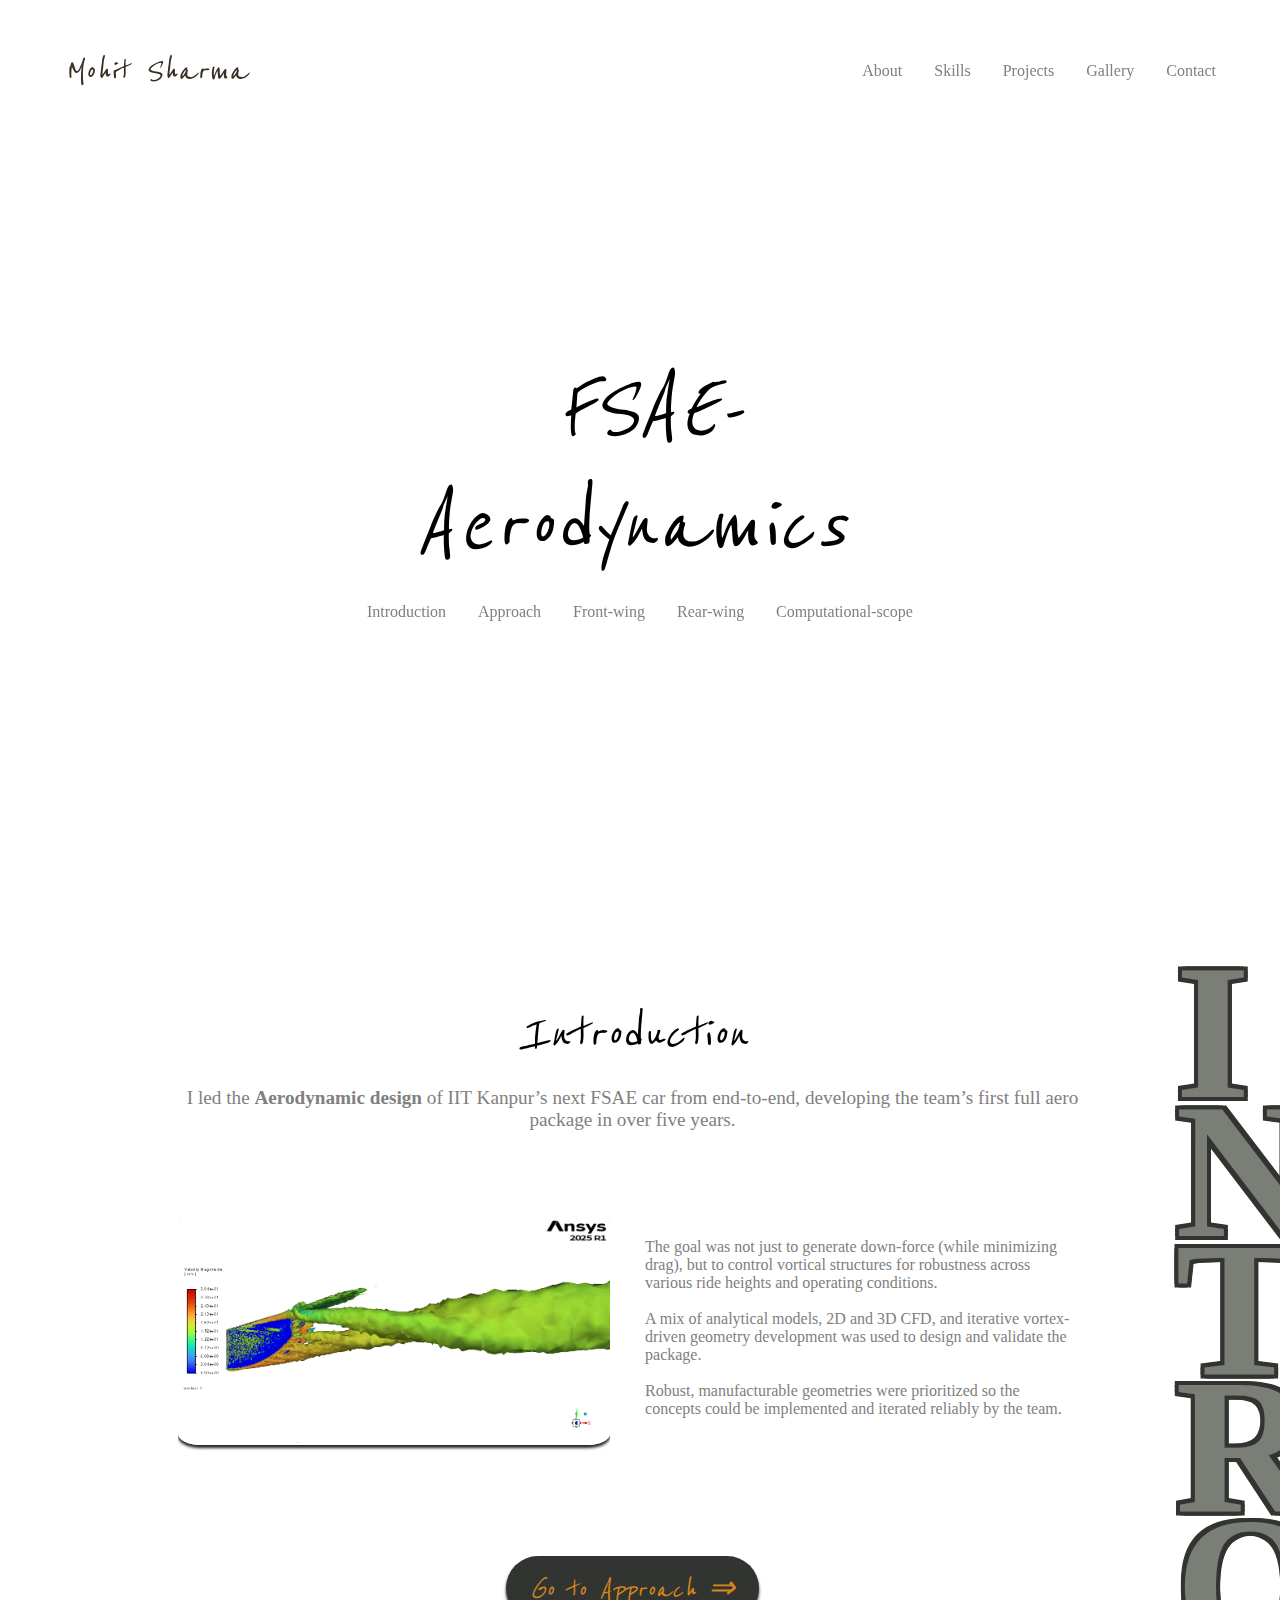
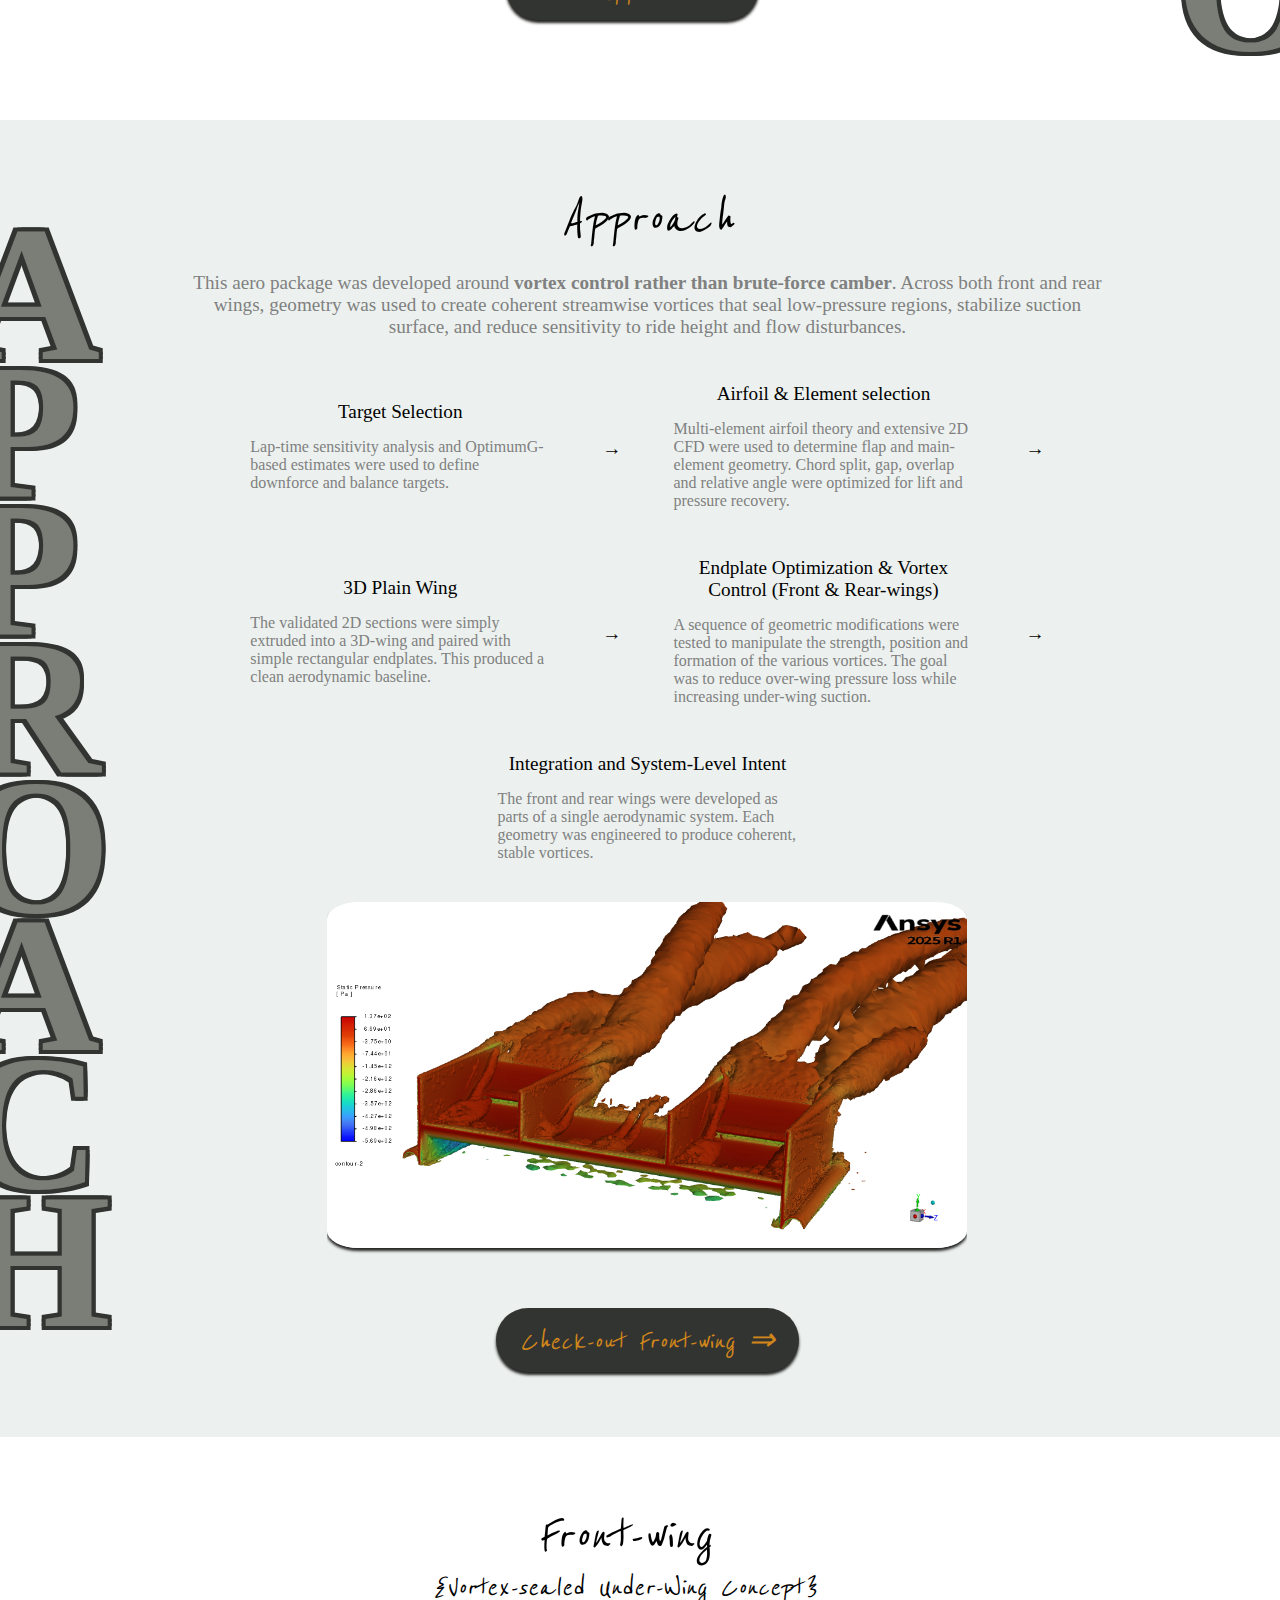
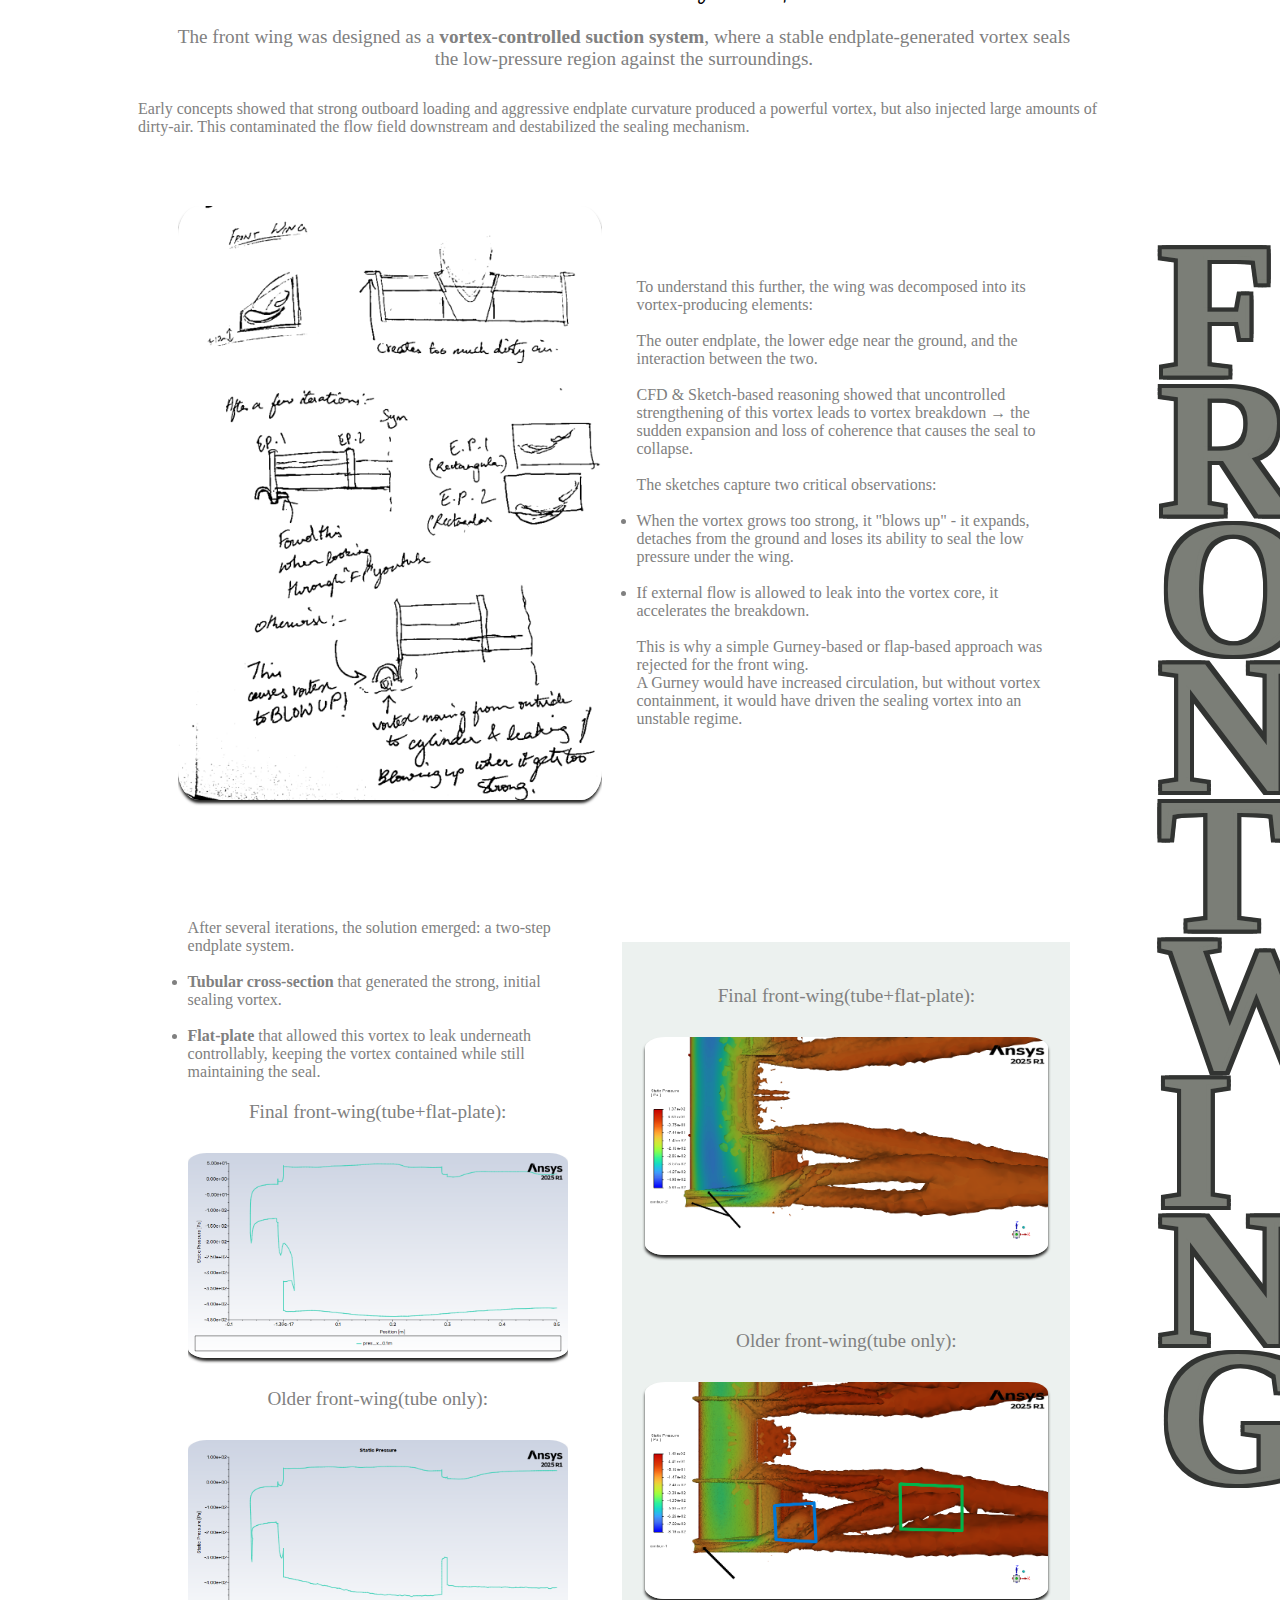
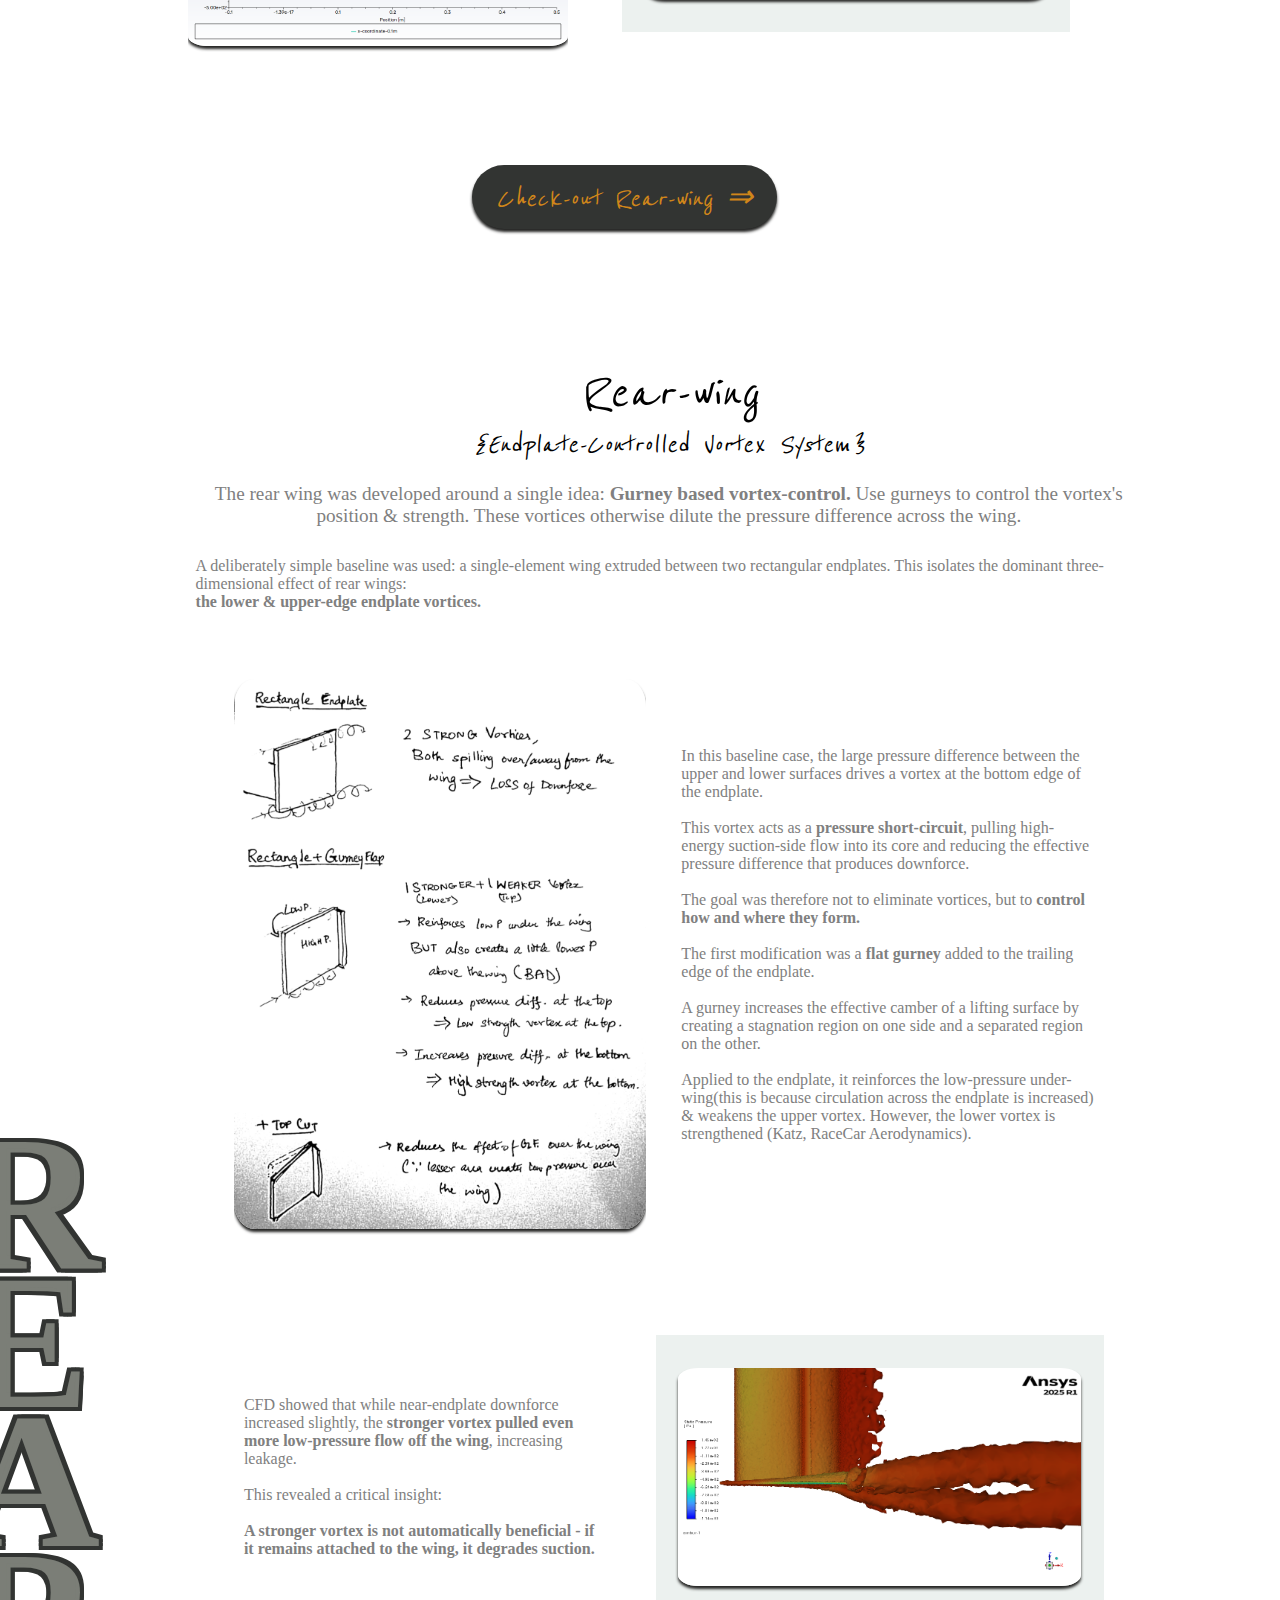
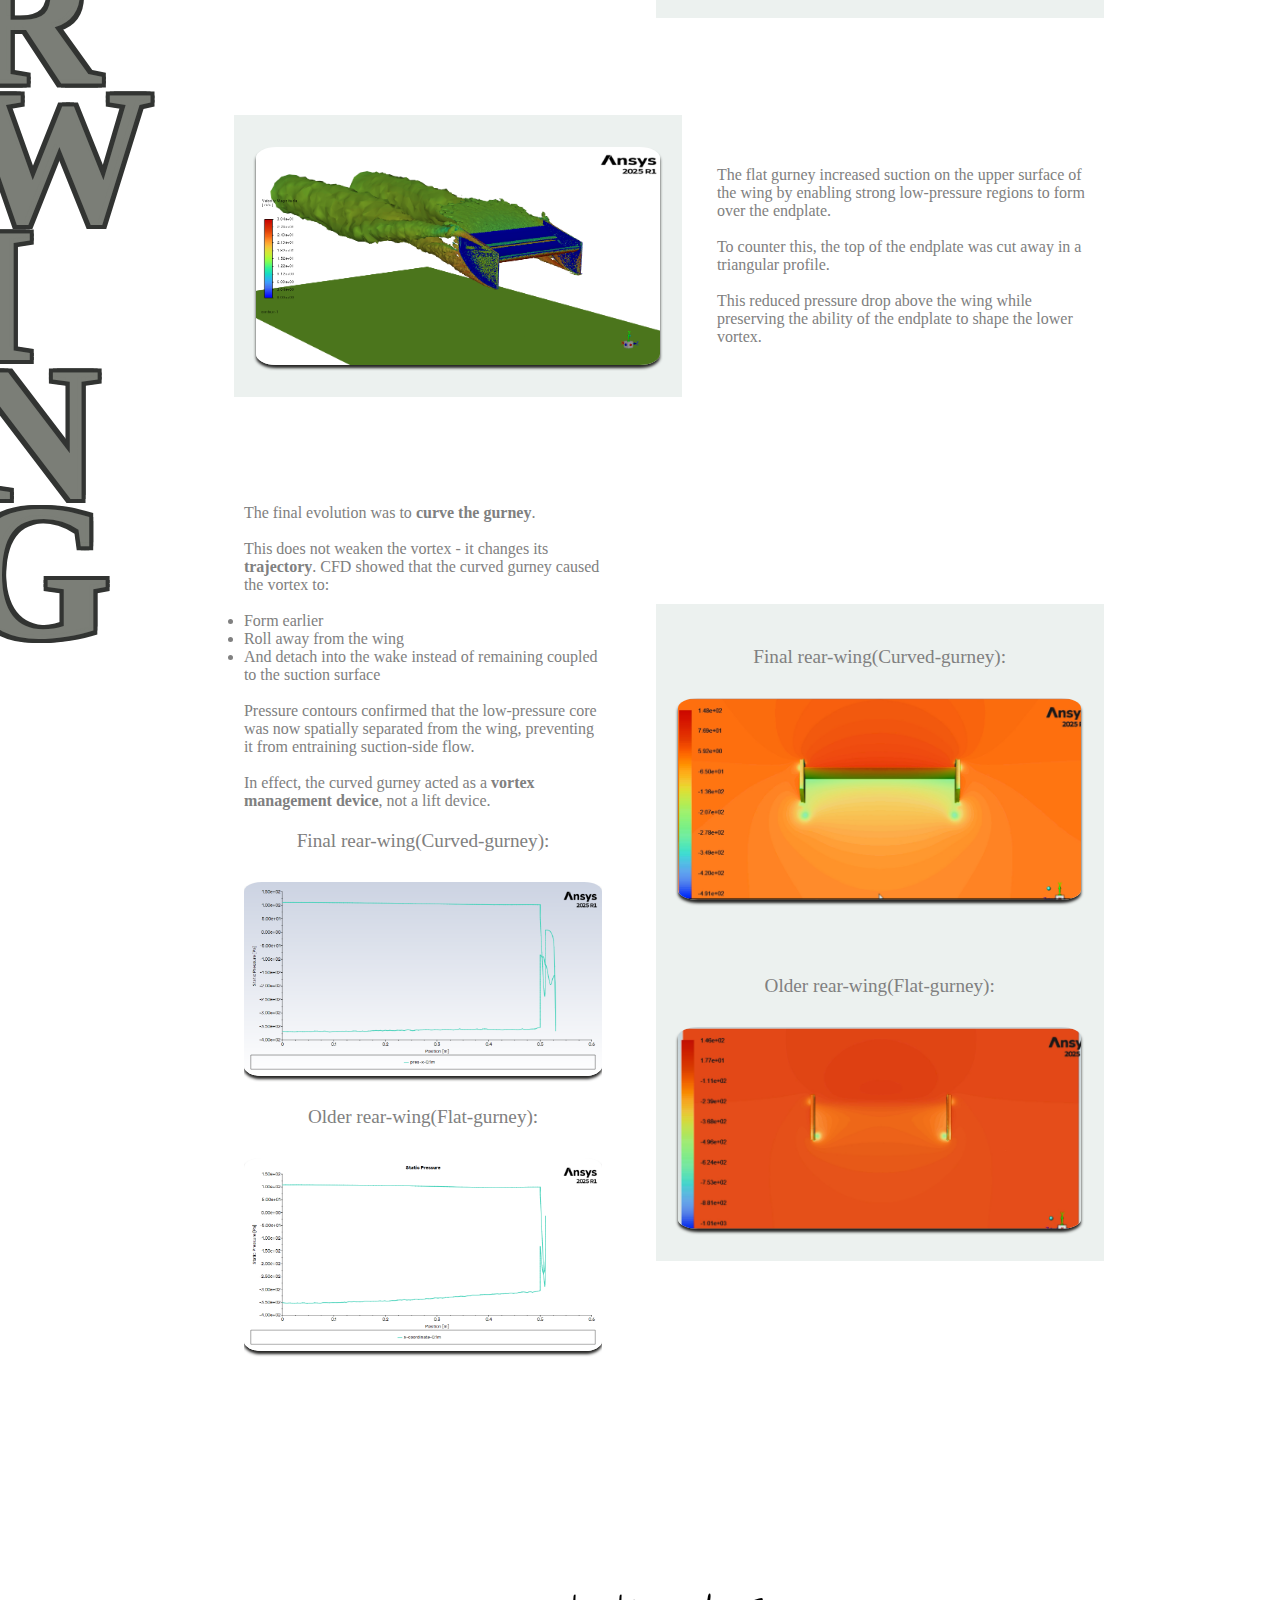
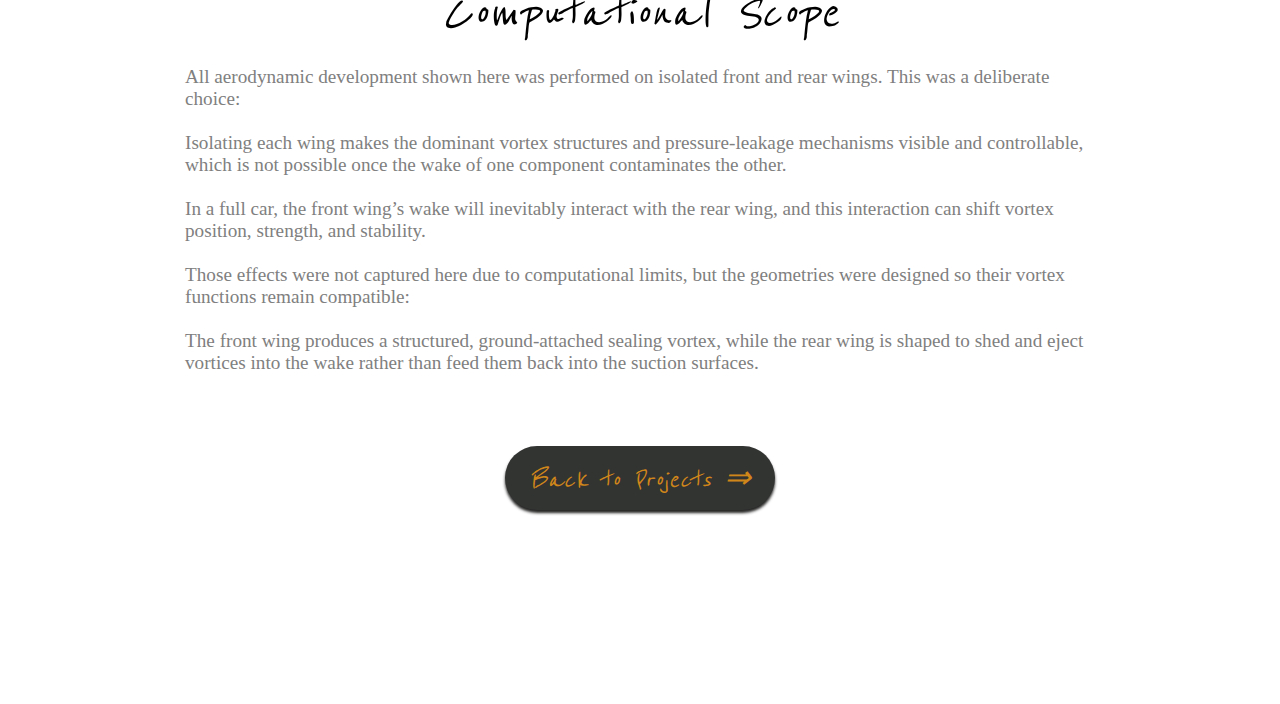
<file: project_FSAE_Aero.html>
<!DOCTYPE html>
<html>
    
    <!-- redirect to home if needed -->
    <!-- <meta http-equiv="refresh" content="5;url=index.html"> -->
    <head>
        <meta name="viewport" content="width=device-width, initial-scale=1">
        <link rel="stylesheet" href="styles.css">
        <link rel="preconnect" href="https://fonts.googleapis.com">
        <link rel="preconnect" href="https://fonts.gstatic.com" crossorigin>
        <link href="https://fonts.googleapis.com/css2?family=Corinthia:wght@400;700&family=Reenie+Beanie&display=swap" rel="stylesheet">
    </head>
    <body>
        <nav class="navbar">
            <a href="index.html#home" class="logo R-Beanie">Mohit Sharma</a>
            <ul class="nav-links">
                <li><a href="index.html#about" class="no-deco">About</a></li>
                <li><a href="index.html#skills" class="no-deco">Skills</a></li>
                <li><a href="index.html#projects" class="no-deco">Projects</a></li>
                <li><a href="gallery.html" class="no-deco">Gallery</a></li>
                <li><a href="index.html#contact-us" class="no-deco">Contact</a></li>
            </ul>
        </nav>
        <section class="body-page thank-you">
            <div>
                <h1><span id="title" class="R-Beanie pad-marg">FSAE-Aerodynamics</span> </h1>
            </div>
                <nav class="pad-marg">
                <ul class="nav-links">
                    <li><a href="#intro" class="no-deco">Introduction</a></li>
                    <li><a href="#approach" class="no-deco">Approach</a></li>
                    <li><a href="#Front-wing" class="no-deco">Front-wing</a></li>
                    <li><a href="#Rear-wing" class="no-deco">Rear-wing</a></li>
                    <li><a href="#computational-scope" class="no-deco">Computational-scope</a></li>
                </ul>
            </nav>
        </section>
        <section id="intro" class="body-wrapper">
            <div class="body-page">
                <h1 class="R-Beanie">Introduction</h1>
                <p class="p1">I led the <strong>Aerodynamic design</strong> of IIT Kanpur’s next FSAE car from end-to-end, developing the team’s first full aero package in over five years.</p>
                <div class="body1">
                    <div class="img-card">
                        <img src="Rear-wing/side_vortex_vel_qnorm_1.png" aria-placeholder="Vortex structure, Rear-wing">
                        <div class="overlay-text">
                            <p><strong>Vortex structures formed by flow over the rear wing</strong><br><br>-CFD(velocity), Side View</p>
                        </div>
                    </div>
                    <p class="p2">The goal was not just to generate down-force (while minimizing drag), but to control vortical structures for robustness across various ride heights and operating conditions.<br><br>
                    A mix of analytical models, 2D and 3D CFD, and iterative vortex-driven geometry development was used to design and validate the package.<br><br>
                    Robust, manufacturable geometries were prioritized so the concepts could be implemented and iterated reliably by the team.
                    </p>
                </div>
                <a href="#approach" class="btn"> <h3 class="R-Beanie">Go to Approach &rArr;</h3> </a>
            </div>
            <div class="body-header">
                <span>I</span>
                <span>N</span>
                <span>T</span>
                <span>R</span>
                <span>O</span>
            </div>
        </section>
        
        <section id="approach" class="body-wrapper row-rev backgnd">
            <div class="body-page">
                <h1 class="R-Beanie">Approach</h1>
                <p class="p1">
                    This aero package was developed around <strong>vortex control rather than brute-force camber</strong>.
                    Across both front and rear wings, geometry was used to create coherent streamwise vortices that
                    seal low-pressure regions, stabilize suction surface, and reduce sensitivity to ride height and flow disturbances.
                </p>
                <ul class="nav-links">
                    <li class="img-card">
                        <p>Target Selection</p>
                        <p class="p2">Lap-time sensitivity analysis and 
                            OptimumG-based estimates were used to define downforce and balance targets. 
                        </p>
                    </li>
                    <li><p>&rarr;</p></li>
                    <li class="img-card">
                        <p>Airfoil & Element selection</p>
                        <p class="p2">Multi-element airfoil theory and extensive 2D CFD were used to determine flap and main-element geometry.
                            Chord split, gap, overlap and relative angle were optimized for lift and pressure recovery.
                        </p>
                    </li>
                    <li><p>&rarr;</p></li>
                    <li class="img-card">
                        <p>3D Plain Wing</p>
                        <p class="p2">
                            The validated 2D sections were simply extruded into a 3D-wing and paired with simple rectangular endplates. This produced a clean aerodynamic baseline.
                        </p>
                    </li>
                    <li><p>&rarr;</p></li>
                    <li class="img-card">
                        <p>Endplate Optimization & Vortex Control (Front & Rear-wings)</p>
                        <p class="p2">
                            A sequence of geometric modifications were tested to manipulate the strength, position and formation of the various vortices. 
                            The goal was to reduce over-wing pressure loss while increasing under-wing suction.
                        </p>
                    </li>
                    <li><p>&rarr;</p></li>
                    <li class="img-card">
                        <p>Integration and System-Level Intent</p>
                        <p class="p2">
                            The front and rear wings were developed as parts of a single aerodynamic system. Each geometry was engineered to produce coherent, stable vortices.
                        </p>
                    </li>
                </ul>
                <div class="img-card">
                    <img src="Front-wing/iso_vortex_pres_qnorm_1.png" aria-placeholder="Vortex structure, Front-wing">
                    <div class="overlay-text">
                        <p><strong>Coherent streamwise vortices generated by the front-wing</strong><br><br>-CFD(pressure), Isometric View</p>
                    </div>
                </div>
                
                <a href="#Front-wing" class="btn"> <h3 class="R-Beanie">Check-out Front-wing &rArr;</h3> </a>
            </div>
            <div class="body-header">
                <span>A</span>
                <span>P</span>
                <span>P</span>
                <span>R</span>
                <span>O</span>
                <span>A</span>
                <span>C</span>
                <span>H</span>
            </div>
        </section>

        <section id="Front-wing" class="body-wrapper">
            <div class="body-page">
                <h1 class="R-Beanie">Front-wing</h1>
                <h3 class="R-Beanie">{Vortex-sealed Under-Wing Concept}</h3>
                <p class="p1">
                    The front wing was designed as a <strong>vortex-controlled suction system</strong>, where a stable endplate-generated vortex seals the low-pressure region against the surroundings.
                </p>
                <p class="p2">
                    Early concepts showed that strong outboard loading and aggressive endplate curvature produced a powerful vortex, but also injected large amounts of dirty-air. 
                    This contaminated the flow field downstream and destabilized the sealing mechanism.
                    </p>
                <div class="body1">
                    <div class="img-card">
                        <img src="Front-wing/sketch_actual_full.PNG" aria-placeholder="Early concept sketch exploring vortex-sealed ground effect">
                        <div class="overlay-text">
                            <p style="color: white;"><strong>Early front-wing vortex concept(design notebook)</strong><br><br>
                                -These sketches show why tubular outboard section was needed and capture how 
                                it was expected to entrain and regulate the ground-sealing vortex, and why uncontrolled growth would lead to vortex breakdown and loss of downforce.</p>
                        </div>
                    </div>
                    <div class="p2">
                        To understand this further, the wing was decomposed into its vortex-producing elements:
                        <br><br> The outer endplate, the lower edge near the ground, and the interaction between the two. 
                        <br><br>CFD & Sketch-based reasoning showed that 
                        uncontrolled strengthening of this vortex leads to vortex breakdown &rarr; the sudden expansion and loss of coherence that causes the seal to collapse.<br><br>
                        
                        The sketches capture two critical observations:
                        <br><br>
                        <ul>
                            <li>When the vortex grows too strong, it "blows up" - it expands, detaches from the ground and loses its ability to seal the low pressure under the wing.</li>
                            <br>
                            <li>If external flow is allowed to leak into the vortex core, it accelerates the breakdown.</li>
                        </ul>
                        <br>
                        This is why a simple Gurney-based or flap-based approach was rejected for the front wing.<br>
                        A Gurney would have increased circulation, but without vortex containment, it would have driven the sealing vortex into an unstable regime.
                    </div>
                </div>
                <div class="body1" style="gap: 5%;">
                    <div class="p2">
                        After several iterations, the solution emerged: a two-step endplate system.
                        <br><br>
                        <ul>
                            <li><strong>Tubular cross-section</strong> that generated the strong, initial sealing vortex.</li>
                            <br>
                            <li><strong>Flat-plate</strong> that allowed this vortex to leak underneath controllably, keeping the vortex contained while still maintaining the seal.</li>
                        </ul>

                        <div style="justify-items: center; align-items: center;">
                            <div class="img-card">
                                <p class="p1">Final front-wing(tube+flat-plate):</p>
                                <img src="Front-wing/span-wise pressure plot_0.1m.png" aria-placeholder="Spanwise pressure plot(half-wing)">
                                <div class="overlay-text">
                                    <p style="color: white;"><br><br><strong>Spanwise pressure plot at x=0.1m (half-wing)</strong><br><br>
                                        -The plot is flat over both top as-well as bottom and has a lower minima than the older design.<br>
                                        This implies that an effective vortex-seal was developed by the endplate. 
                                    </p>
                                </div>
                            </div>
                            
                            <div class="img-card">
                                <p class="p1">Older front-wing(tube only):</p>
                                <img src="Front-wing/tube_only_span-wise pressure plot_0.1m.png" aria-placeholder="Spanwise pressure plot(half-wing)">
                                <div class="overlay-text">
                                    <p style="color: white;"><br><br><strong>Spanwise pressure plot at x=0.1m (half-wing)</strong><br><br>
                                        -The plot is flat on top but not over the bottom and tapers towards the ends<br>
                                        This implies ineffective vortex sealing developed by the endplate</p>
                                </div>
                            </div>
                        </div>
                    </div>
                    <div class="width-clamp">
                        <div class="img-card backgnd">
                            <p class="p1">Final front-wing(tube+flat-plate):</p>
                            <img src="Front-wing/bottom_vortex_pres_close_qnorm_1_label.PNG" aria-placeholder="Final front-wing vortex structures, CFD">
                            <div class="overlay-text">
                                <br><br>
                                <p>
                                    <strong>Final front-wing vortex structures(CFD, bottom view)</strong><br><br>
                                    Initial vortex joins smoothly, without blowing up thereby generating a strong, contained, & steady vortex that seals the suction surface.
                                <br><br>
                                    <span class="black">Black-</span> Tube & Flat-plate
                                </p>
                            </div>
                        </div>
                        <div class="img-card backgnd">
                            <p class="p1">Older front-wing(tube only):</p>
                            <img src="Front-wing/tube_only_bottom_vortex_pres_close_qnorm_1_annotated.PNG" aria-placeholder="Final front-wing vortex structures, CFD">
                            <div class="overlay-text">
                                <br><br>
                                <p>
                                    <strong>Older front-wing vortex structures(CFD, bottom view)</strong><br><br>
                                    <span class="blue">Blue-</span> Initial vortex leaks & blows-up
                                <br><br>
                                    <span class="green">Green-</span> Vortex dies off early-on, instead of becoming the main vortex
                                <br><br>
                                    <span class="black">Black-</span> Tube only(no flat-plate)
                                </p>
                            </div>
                        </div>
                    </div>
                </div>
                <a href="#Rear-wing" class="btn"> <h3 class="R-Beanie">Check-out Rear-wing &rArr;</h3> </a>
            </div>
            <div class="body-header" style="margin-right: -2vw;">
                <span>F</span>
                <span>R</span>
                <span>O</span>
                <span>N</span>
                <span>T</span>
                <span></span>
                <span>W</span>
                <span>I</span>
                <span>N</span>
                <span>G</span>
            </div>
        </section>
        
        <section id="Rear-wing" class="body-wrapper row-rev">
    <div class="body-page">
        <h1 class="R-Beanie">Rear-wing</h1>
        <h3 class="R-Beanie">{Endplate-Controlled Vortex System}</h3>

        <p class="p1">
            The rear wing was developed around a single idea: <strong>Gurney based vortex-control.</strong>
            Use gurneys to control the vortex's position & strength. These vortices otherwise dilute the pressure difference across the wing.
        </p>

        <p class="p2">
            A deliberately simple baseline was used: a single-element wing extruded between two rectangular endplates.
            This isolates the dominant three-dimensional effect of rear wings:<br> <strong>the lower & upper-edge endplate vortices.</strong>
        </p>

        <div class="body1">
            <div class="img-card">
                <img src="Rear-wing/rear_sketch_1.PNG" aria-placeholder="Early Rear-wing Concepts(Design Notebook)">
                <div class="overlay-text">
                    <p style="color:white;">
                        <strong>Early Rear-wing Concepts(Design Notebook)</strong><br><br>
                        These sketches show why Gurney-based endplate modifications were needed and help motivate key design decisions.<br>
                        It also demonstrates the further need for improvement since the major culprit- lower edge vortex- is still left unchecked.
                </div>
            </div>

            <div class="p2">
                In this baseline case, the large pressure difference between the upper and lower surfaces drives a vortex at the bottom edge of the endplate.
                <br><br>
                This vortex acts as a <strong>pressure short-circuit</strong>, pulling high-energy suction-side flow into its core and reducing the effective pressure difference that produces downforce.
                <br><br>
                The goal was therefore not to eliminate vortices, but to <strong>control how and where they form.</strong>
                <br><br>
                The first modification was a <strong>flat gurney</strong> added to the trailing edge of the endplate.
                <br><br>
                A gurney increases the effective camber of a lifting surface by creating a stagnation region on one side and a separated region on the other.
                <br><br>
                Applied to the endplate, it reinforces the low-pressure under-wing(this is because circulation across the endplate is increased) & weakens the upper vortex. However, the lower vortex is strengthened (Katz, RaceCar Aerodynamics).
                <br><br>
                
            </div>
        </div>

        <div class="body1" style="gap:5%;">
            <div class="p2">
                CFD showed that while near-endplate downforce increased slightly, the <strong>stronger vortex pulled even more low-pressure flow off the wing</strong>, increasing leakage.
                <br><br>
                This revealed a critical insight:
                <br><br>
                <strong>A stronger vortex is not automatically beneficial - if it remains attached to the wing, it degrades suction.</strong>
            </div>
            <div class="width-clamp">
                <div class="img-card backgnd">
                    <img src="Rear-wing/no_curve_bottom_vortex_pres.png" aria-placeholder="Flat gurney vortex CFD">
                    <div class="overlay-text">
                        <p style="color:white;">
                            <strong>Flat-gurney endplate (CFD, bottom view)</strong><br><br>
                            The vortex is stronger but remains coupled to the suction surface, increasing pressure leakage.
                        </p>
                    </div>
                </div>
            </div>
        </div>

        <div class="body1">
            <div class="width-clamp">
                <div class="img-card backgnd">
                    <img src="Rear-wing/iso_vortex_vel_qnorm_1.png" aria-placeholder="Top-cut endplate CFD">
                    <div class="overlay-text">
                        <p style="color:white;">
                            <strong>Top-cut endplate (CFD, Back view)</strong><br><br>
                            Removing endplate area above the wing suppresses unwanted over-wing suction.
                        </p>
                    </div>
                </div>
            </div>

            <div class="p2">
                The flat gurney increased suction on the upper surface of the wing by enabling strong low-pressure regions to form over the endplate.
                <br><br>
                To counter this, the top of the endplate was cut away in a triangular profile.
                <br><br>
                This reduced pressure drop above the wing while preserving the ability of the endplate to shape the lower vortex.
            </div>
        </div>

        <div class="body1" style="gap:5%;">
            <div class="p2">
                The final evolution was to <strong>curve the gurney</strong>.
                <br><br>
                This does not weaken the vortex - it changes its <strong>trajectory</strong>.
                CFD showed that the curved gurney caused the vortex to:
                <br><br>
                <ul>
                    <li>Form earlier</li>
                    <li>Roll away from the wing</li>
                    <li>And detach into the wake instead of remaining coupled to the suction surface</li>
                </ul>
                <br>
                Pressure contours confirmed that the low-pressure core was now spatially separated from the wing, preventing it from entraining suction-side flow.
                <br><br>
                In effect, the curved gurney acted as a <strong>vortex management device</strong>, not a lift device.
                <div style="justify-items: center; align-items: center;">
                    <div class="img-card">
                        <p class="p1">Final rear-wing(Curved-gurney):</p>
                        <img src="Rear-wing/span_wise_pres_plot_0.1m.png" aria-placeholder="Spanwise pressure plot(half-wing)">
                        <div class="overlay-text">
                            <p style="color: white;"><br><br><strong>Spanwise pressure plot at x=0.1m (half-wing)</strong><br><br>
                                -The plot is flat over both top as-well as bottom and has a lower minima than the older design.<br>
                                This implies that the vortex was NOT sucked under the wing(i.e. the vortex was detached away from the endplate).
                            </p>
                        </div>
                    </div>
                    
                    <div class="img-card">
                        <p class="p1">Older rear-wing(Flat-gurney):</p>
                        <img src="Rear-wing/no_curve_spanwise_pres_plot_0.1m.png" aria-placeholder="Spanwise pressure plot(half-wing)">
                        <div class="overlay-text">
                            <p style="color: white;"><br><br><strong>Spanwise pressure plot at x=0.1m (half-wing)</strong><br><br>
                                -The plot is flat on top but not over the bottom and tapers towards the ends<br>
                                This implies that the vortex was sucked under the wing, increasing the pressure leakage.</p>
                        </div>
                    </div>
                </div>
            
            </div>
            <div class="width-clamp">
                <div class="img-card backgnd">
                    <p class="p1">Final rear-wing(Curved-gurney):</p>
                    <img src="Rear-wing/pres_sweep_2.png" aria-placeholder="Curved-gurney CFD">
                    <div class="overlay-text">
                        <p style="color:white;">
                            <strong>Curved-gurney endplate (CFD, Back view)</strong><br><br>
                            The vortex is strong but detached from the wing, protecting under-wing suction.
                        </p>
                    </div>
                </div>

                <div class="img-card backgnd">
                    <p class="p1">Older rear-wing(Flat-gurney):</p>
                    <img src="Rear-wing/pres_sweep_rectangle.png" aria-placeholder="Flat-gurney CFD">
                    <div class="overlay-text">
                        <p style="color:white;">
                            <strong>Flat-gurney endplate (CFD, Back view)</strong><br><br>
                            The vortex is sucked under the wing, compromising the suction surface.
                        </p>
                    </div>
                </div>
            </div>
        </div>
    
    </div>

    <div class="body-header">
        <span>R</span>
        <span>E</span>
        <span>A</span>
        <span>R</span>
        <span></span>
        <span>W</span>
        <span>I</span>
        <span>N</span>
        <span>G</span>
    </div>
</section>
<section id="computational-scope">
    
        <div class="body-page">
            <h1 class="R-Beanie">Computational Scope</h1>
            <p class="p1" style="text-align: left;">
                All aerodynamic development shown here was performed on isolated front and rear wings.
                This was a deliberate choice:
                <br><br> 
                Isolating each wing makes the dominant vortex structures and pressure-leakage mechanisms visible and controllable, which is not possible once the wake of one component contaminates the other.
                <br><br>
                In a full car, the front wing’s wake will inevitably interact with the rear wing, and this interaction can shift vortex position, strength, and stability.
                <br><br>
                Those effects were not captured here due to computational limits, but the geometries were designed so their vortex functions remain compatible:
                <br><br>
                The front wing produces a structured, ground-attached sealing vortex, while the rear wing is shaped to shed and eject vortices into the wake rather than feed them back into the suction surfaces.
            </p>

            <a href="index.html#projects" class="btn">
                <h3 class="R-Beanie">Back to Projects &rArr;</h3>
            </a>
        </div>
</section>

    </body>
</html>
</file>
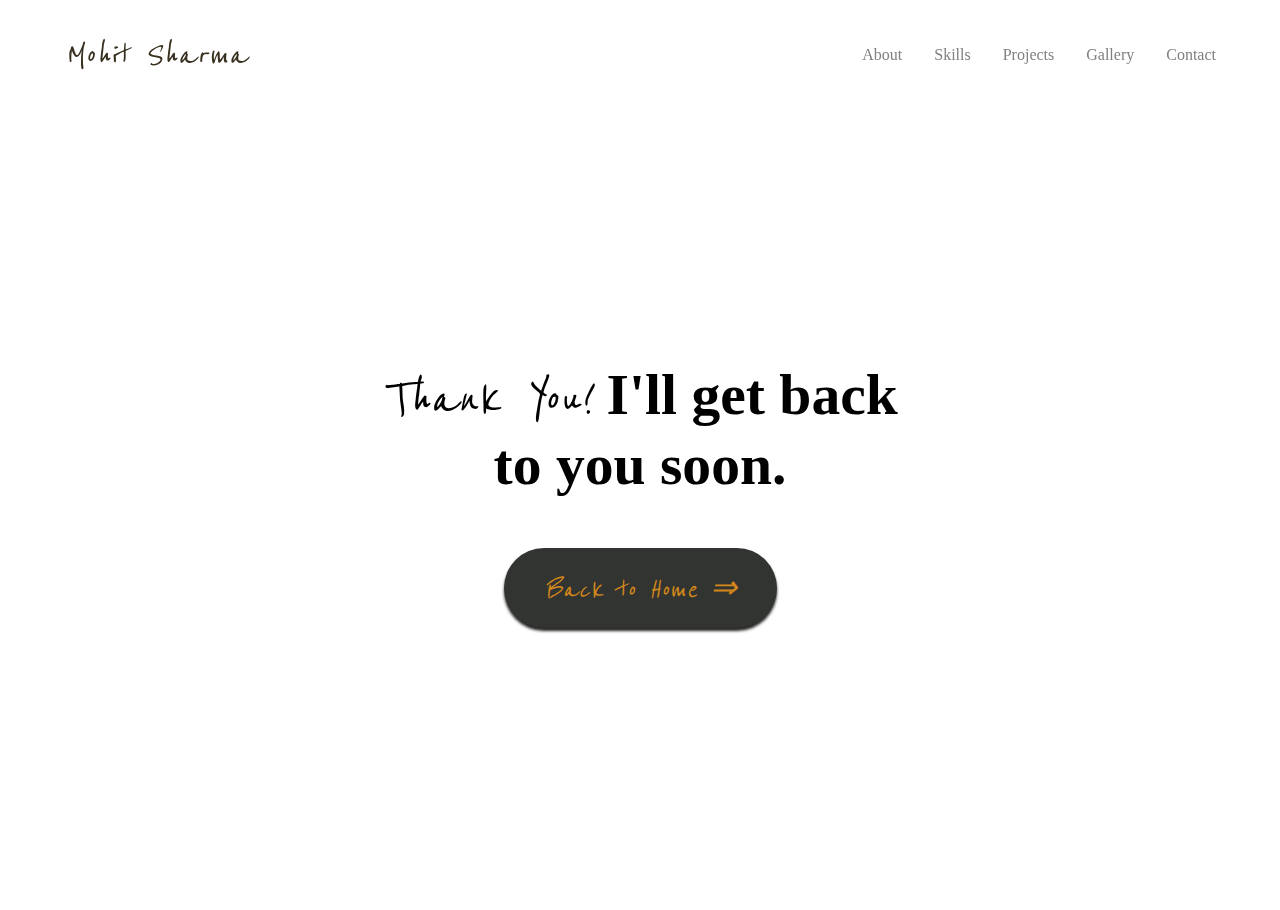
<file: thank-you.html>
<!DOCTYPE html>
<html>
    
    <!-- redirect to home if needed -->
    <!-- <meta http-equiv="refresh" content="5;url=index.html"> -->
    <head>
        <meta name="viewport" content="width=device-width, initial-scale=1">
        <link rel="stylesheet" href="styles.css">
        <link rel="preconnect" href="https://fonts.googleapis.com">
        <link rel="preconnect" href="https://fonts.gstatic.com" crossorigin>
        <link href="https://fonts.googleapis.com/css2?family=Corinthia:wght@400;700&family=Reenie+Beanie&display=swap" rel="stylesheet">
    </head>
    <body>
        <nav class="navbar">
            <a href="index.html#home" class="logo R-Beanie">Mohit Sharma</a>
            <ul class="nav-links">
                <li><a href="index.html#about" class="no-deco">About</a></li>
                <li><a href="index.html#skills" class="no-deco">Skills</a></li>
                <li><a href="index.html#projects" class="no-deco">Projects</a></li>
                <li><a href="gallery.html" class="no-deco">Gallery</a></li>
                <li><a href="index.html#contact-us" class="no-deco">Contact</a></li>
            </ul>
        </nav>
        <section>
            <div class="body-page thank-you">
                <div><h1><span class="R-Beanie">Thank You!</span> I'll get back<br> to you soon.</h1>
                </div>
                <a href="index.html" class="btn"><h3 class="R-Beanie">Back to Home &rArr;</h3></a>
            </div>
        </section>
    </body>
</html>
</file>
<file: styles.css>
*{  /* defining a reset*/
    margin: 0;
    padding: 0;
    box-sizing: border-box;
    /* outline: 1px solid red; */
}

html{
    scroll-snap-type: y proximity;
    scroll-padding-top: clamp(4rem, 4vh, 8rem);
    scroll-behavior: smooth;
    font-size: 16px;
    font-family: 'Lucida Sans', 'Lucida Sans Regular', 'Lucida Grande';
}


/* defining headers and one attribute classes */
h1 { font-size: clamp(3.5rem, 4.5vw, 5rem); }
h2 { font-size: clamp(2.75rem, 3.5vw, 3.5rem); }
h3 { font-size: clamp(2rem, 2.5vw, 2.5rem); }
p{
    text-align: center;
    padding: 5px 10px;
    font-size: clamp(1rem,1.5vw,2rem)
}
.Cursive{
    font-family: "Corinthia", cursive;
    font-weight: 700;
    font-style: normal;
}
.R-Beanie{
    font-family: "Reenie Beanie", cursive;
    font-weight: 400;
    font-style: italic;
}
.pad-marg{
    padding: 0 3%;
    /* font-size: clamp(3.5rem, 4.5vw, 8rem); */
}
.backgnd{
    background:hsla(150,14%,84%,0.4);
    padding: 5% 0;
}
.color{
    color: hsla(120,2%,30%,1);
    text-shadow:0 0 2px #000;
}
.black{
    color: #000;
    text-shadow: 0 0 1px whitesmoke;
}
.blue{
    color: blue;
    text-shadow: 0 0 1px whitesmoke;
}
.green{
    color: green;
    text-shadow: 0 0 2px whitesmoke;
}
.width-clamp{
    display: flex;
    flex-direction: column;
    width: clamp(200px, 50vw, 100%);
    /* padding: 20px; */
}
.width-clamp .img-card{
    overflow: scroll;
    scrollbar-width: none;
    padding: 5%;
}
.width-clamp .img-card::-webkit-scrollbar{
    display: none;
}
/* .width-clamp .img-card img:hover{
    filter: brightness(0.5);
} */
.width-clamp .img-card .overlay-text{
    padding: 10px;
    color: white;
    width: 100%;
    /* text-shadow: 0 0 2px white; */
}
.img-card .overlay-text p{
    font-size: clamp(1rem,1vw,2rem);
    padding: 10px;
}

/* defining nav-bar classes */
.navbar {
    position: sticky;
    display: flex;
    flex-direction: row;
    justify-content: space-between;
    align-items: center;
    top: 0;
    z-index: 100;
    padding: 1rem 5%;
    background: hsla(0,0%,100%,0.6);
    text-align: center;
}
.nav-links {
    display: flex;
    flex-direction: row;
    justify-content: center;
    align-items: center;
    flex-wrap: wrap;
    text-align: center;
    gap: clamp(1rem, 2rem, 5rem);
    list-style: none;
    margin: 20px 0;
    padding: 0;
    font-size: clamp(1rem, 1vw, 5rem);
}
.nav-links a {
    text-decoration: none;
}
.nav-links a:hover {
    color: #000;
}
.pad-marg li{
    will-change: transform;
    transition: 
        transform 0.3s ease;
}
.pad-marg li:hover{
    transform: translateY(-5px) scale(1.1);
    color: #000;
}
.logo{
    text-decoration: none;
    color: #38301f;
    font-size: clamp(1.5rem,3vw,5rem);
    transition: 
        color 0.3s ease;
}
.logo:hover{
    color: hsla(120,2%,20%,0.8);
}


/* defining section */
section{
    max-width: 100vw;
    min-height: calc(100vh - 80px);
    position: relative;
    /* scroll-margin-top: 4%; */
    animation: fadeUp 0.8s cubic-bezier(0.22, 1, 0.36, 1) forwards;  /* animation here as well as thankyou page feels too much */
    box-sizing: border-box;
    scroll-snap-align: start;
}
.word-frame {
    position: absolute;
    width: 100%;
    height: 100vh;
    margin:-2.5% 0;
    /* padding: 20vh 0; */
    /* border: 2px solid #111; */
    overflow: hidden; /*THIS IS THE MAGIC*/ 
    display: flex;
    align-items: center;
    justify-content: center;
}
.hero-word {
    position: absolute;
    /* margin: 5% 0;
    padding: 5% 0; */
    height: 100vh;
    width: calc(100vw - 160px);
    display: flex;
    align-items: center;
    justify-content: center;

    font-family: 'Times New Roman';
    font-size: clamp(8rem, 36vw, 100rem);
    letter-spacing: -0.05em;
    font-weight: 800;
    text-transform: uppercase;
    transform: scaleY(1.6) translateX(0.4%);
    transform-origin: center;
    /* overflow: hidden; */
    white-space: wrap;
    color:hsla(30,98%,53%,1) ;
    line-height: 0.85;
    text-shadow:
        -4px -4px 0 hsla(120,2%,20%,1),
        0   -4px 0 hsla(120,2%,20%,1),
        4px -4px 0 hsla(120,2%,20%,1),
        -4px  0   0 hsla(120,2%,20%,1),
        4px  0   0 hsla(120,2%,20%,1),
        -4px  4px 0 hsla(120,2%,20%,1),
        0    4px 0 hsla(120,2%,20%,1),
        4px  4px 0 hsla(120,2%,20%,1);
}
section #hero{
    position: relative;
    background:hsla(150,14%,84%,0.4);
    background-size: cover;
    background-position: center;
    padding: 60px 0 0 0;
    min-height: 90vh;
    display: flex;
    flex-direction: column;
    justify-content: center;
    align-items: center;
    color: hsla(120,2%,20%,1);
    font-family: "Reenie Beanie", cursive;
    font-weight: 400;
    font-style: italic;
    text-shadow: 0 0 3px whitesmoke;
    text-align: center;
    margin: -40px clamp(40px,5vw,200px) clamp(40px,5vh,200px) clamp(40px,5vw,200px);
    border: 5px solid hsla(120,2%,30%,1);
    animation: fadeUp 1s ease-in-out;
    scroll-snap-align: center;
}
.btn{
    text-decoration: none;
    text-shadow: none;
    color:hsla(36,98%,53%,0.8);
    background-color: hsla(120,2%,20%,1);
    margin: 5% 0 0 0;
    padding: 12px 24px;
    font-family: inherit;
    font-style: oblique;
    font-size: 20px;
    border: none;
    border-radius: 100px;
    transition: transform 0.4s ease,
        background-color 0.4s ease;
    box-shadow: 0 3px 3px hsl(60,1%,14%);
}
.btn:hover{
    background-color: hsla(120,2%,40%,1);
    transform: translateY(2px);
}
#title{
    font-size: clamp(4rem,8vw,20rem);
}
#tagline{
    font-size: clamp(1.5rem, 3vw, 5rem);
    margin: 2% 15%;
}
#hero .btn{
    padding: 20px 40px;
    border-radius: 50px;
}


/* defining about body page */
.body-wrapper{
    display: flex;
    flex-direction: row;
    justify-content: center;
    align-items: center;
    overflow-x: hidden;
    margin-right: 0; 
    padding: 5vh 4vw 5vh 0;
    overflow: hidden;
}
.body-header{
    display: flex;
    flex-direction: column;
    padding-left: 5vw;
    font-family: 'Times New Roman';
    font-size: clamp(8rem, 15vw, 100rem);
    margin: 0 0 0 -12vw ;

    /* padding: 10vh 0; */
    /* max-height: 150vh; */
    letter-spacing: -0.5em;
    font-weight: 800;
    text-transform: uppercase;
    white-space: wrap;
    color:hsla(81,28%,90%,0.4) ;
    text-shadow:
        -4px -4px 0 hsla(120,2%,20%,1),
        0   -4px 0 hsla(120,2%,20%,1),
        4px -4px 0 hsla(120,2%,20%,1),
        -4px  0   0 hsla(120,2%,20%,1),
        4px  0   0 hsla(120,2%,20%,1),
        -4px  4px 0 hsla(120,2%,20%,1),
        0    4px 0 hsla(120,2%,20%,1),
        4px  4px 0 hsla(120,2%,20%,1);
}
.body-header span{
    line-height: 0.72;
}
.body-page{
    min-height: 80vh;
    /* margin-top: 5vh; */
    padding: 20px 10vw;
    display: flex;
    flex-direction: column;
    justify-content: center;
    align-items: center;
    font-size: clamp(1.5rem, 1.5vw, 5rem);
    text-align: center;
}
.p1{
    padding: 20px;
    max-width: 950px;
    color: grey;
}
#about{
    padding-left: -4vw;
}
#about .btn{
    margin-top: 1%;

}
#about .body-page{
    min-width: 90vw;
}
.body1{
    display: flex;
    flex-direction: column;
    align-items: center;
    gap: 25px;
    padding: 5%;
}
.img-card{
    position: relative;
    width: clamp(15rem, 50vw, 100%);
    overflow: scroll;
    scrollbar-width: none;
    display: block;
}
.img-card::-webkit-scrollbar{
    display: none;
}
.img-card img{
    
    margin: 10px 0;
    border-radius: 5%;
    width: 100%;
    height: auto;
    display: block;
    box-shadow: 0 3px 3px hsl(60,1%,14%);
    transition: 
        transform 0.4s ease,
        filter 0.4s ease;
}
.img-card .overlay-text{
    position: absolute;
    inset: 0;
    display: flex;
    flex-direction: column;
    align-items: center;
    justify-content: center;

    color: lightgray;
    opacity: 0;
    transform: translateY(10px);
    transition: 
        opacity 0.3s ease,
        transform 0.3s ease;
    
    pointer-events: none;
    padding: 0 20px;
    text-shadow: 0 0 5px black;
}
.img-card:hover img{
    filter: brightness(70%) blur(2px);
    transform: scale(0.95);
    
}
.img-card:hover .overlay-text{
    opacity: 100;
    transform: translateY(0);
}
.p2{
    padding: 10px;
    font-size: clamp(0.9rem,1.25vw,2rem);
    color: grey;
    text-align: left;
}
/* For larger screens: text next to image */
@media(min-width:1200px){
    
    .body1{
        flex-direction: row;
    }

    .body1 .img-card{
        flex: 1;
    }

    .p2{
        flex: 1;
    }

    .width-clamp{
        display: flex;
        flex-direction: column;
        width: clamp(200px, 35vw, 100%);
    }
}


/* defining skills body page */
#skills{
    display: flex;
    flex-direction: row;
    justify-content: flex-start;
    align-items: center;
    scroll-snap-align: start;
    padding: 10vh 0;
    overflow: hidden;
}
#skills .body-header{
    font-size: clamp(8rem, 12.5vw, 100rem);
    align-items: center;
    /* margin: 0 0 0 -8vw ; */
    justify-content: center;
    padding: 5vh 0 5vh 8vw;
}
#skills.btn{
    padding: 12px 24px;
    color: white;
}
#skills.btn:hover{
    background-color: rgba(110, 70, 83, 0.35);
}



/* defining grid page */
#skills .body-page .grid{
    display: grid;
    width: 90vw;
    grid-template-columns: repeat(auto-fit, clamp(80px, 15vw, 160px));
    gap: 40px;
    padding: 5vh 0;
    justify-content: center;
}
#skills .body-page .grid .img-card{
    display: flex;
    flex-direction: row;
    align-items: center;
    justify-items: center;
    align-items: center;
    position: static;
    aspect-ratio: 1/1;
    border-radius: 5%;
    cursor: pointer;
    transition: transform 0.4s;
    overflow: hidden;
    padding: 5px;
    width: 100%;
    /* margin: 40px; */
    background: hsla(120,2%,40%,1);
    box-shadow: 0px 3px 3px hsl(60,1%,14%);
}
#skills .body-page .grid img{
    object-fit: contain;
    aspect-ratio: 1/1;
    width: clamp(70px, 100%, 1000px);
    height: clamp(70px, 100%, 1000px);
    box-shadow: 0px 3px 5px hsla(60,1%,14%,0.6);
}
#skills .body-page .grid .img-card:hover{
    transform: scale(1.1);
}
#skills .body-page .grid .img-card:hover img{
    filter: blur(0) brightness(30%);
    transform: scale(1.1);
}
#skills .overlay-text{
    font-size: clamp(0.8rem,2vw,1.8rem);
    /* color: hsla(0,0%,100%,0.6); */
    padding: 0 5%;
}
#skills .overlay-text .p1{
    font-size: clamp(0.5rem,1.5vw,1.3rem);
    color: hsla(0,0%,100%,0.6);
    padding: 0 5%;
}


/* defining projects body page */
section#projects{
    scroll-snap-align: center;
}
#projects{
    display: flex;
    flex-direction: row-reverse;
    justify-content: flex-start;
    align-items: center;
    /* padding: 10vh 0; */
}
#projects .body-header{
    font-size: clamp(6rem, 8vw, 100rem);
    /* align-items: stretch;
    margin: 0 clamp(-100rem,-5%,0) 0 -12vw ;
    justify-content: center;
    padding-left: 5px;
    padding-right: clamp(10px, 3%, 100rem); */
}
#projects.btn{
    padding: 12px 24px;
    color: white;
}
#projects.btn:hover{
    background-color: rgba(110, 70, 83, 0.35);
}
#skills .scroller {
    margin-left: clamp(50px, 1vw, 100rem);
    /* padding: 4vh 0; */
    overflow-x: hidden;
    position: relative;
}
.scroller::after{
    content: "";
    position: absolute;
    inset: 0;
    pointer-events: none;
    background: linear-gradient(
        to left,
            rgba(240, 242, 239, 0.4) 0%,
            transparent 2%,
            transparent 98%,
            rgba(240, 242, 239, 0.4) 100%
    );
}
.scroller-track {
    display: flex;
    flex-direction: row;
    justify-content:space-between;
    width: max-content;
    margin: 1%;
    animation: scroll 20s linear infinite;
}
#projects .scroller{
    /* margin-left: 0; */
    margin-right: clamp(50px, 1vw, 100rem);
    overflow-x: hidden;
    position: relative;
}
#projects .scroller-track{
    animation-direction: reverse;
}
.no-deco{
    text-decoration: none;
    color: grey;
    transition: text-shadow 0.4s ease;
}
.p2 .no-deco{
    color: #38301f;
}
.no-deco:hover{
    color: antiquewhite;
    text-shadow: 0 0 2px ghostwhite;
}
.item {
    width: clamp(100px, 30vw, 1000px);
    min-width: clamp(25vw, 35vw, 55vw);
    display: flex;
    justify-content: center;
    align-items: center;
    /* padding: 1rem 2rem; */
    margin-right: 2%;
    white-space: nowrap ;
    transition: 
        transform 0.4s ease;
    color: #38301f;
    border: none;
    border-radius: 5%;
}
.item:hover {
    transform: scale(1.1) translateY(-2%);
}
.scroller:hover .scroller-track {
    animation-play-state: paused;
}
.item .img-card{
    padding: 1%;
}
.item .img-card img:hover{
    transform: scale(1);
    border-radius: 5%;
}
.item .img-card .overlay-text{
    position: absolute;
    opacity: 1;
    pointer-events: auto;
    justify-content: center;
    align-items: center;
    white-space: normal;
    padding: 0;
    margin-top: -40px;
}
.item .img-card .overlay-text h3{
    max-width: 100%;
    max-height: 100%;
    text-align: center;
    font-size: clamp(1rem, 2.5vw, 6rem);
    /* margin-bottom: 5%; */
}
@media(max-width: 600px){
    .item{
        min-width: 60vw;
    }
    .scroller-track{
        animation: scroll 15s linear infinite;
    }
}
/* Animation */
@keyframes scroll {
    from {
        transform: translateX(0%);
    }
    to {
        transform: translateX(50%);
    }
}
@media (max-width: 480px) {
    .item .img-card .overlay-text {
        opacity: 1;
        position: static;
        padding-bottom: 10px;
        padding-top: 0;
    }
    .item:hover{
        transform: none;
    }
    .p2.no-deco{
        color:#38301f;
    }

    .item .img-card .overlay-text .no-deco {
        color: #38301f;
        text-shadow: none;
    }

    .width-clamp .img-card .overlay-text{
        opacity: 1;
        position: static;
        margin-top: -15%;
    }
}


/* defining gallery page */
.gallery{
    display: flex;
    flex-wrap: wrap;
    gap: 40px;
    padding: 40px;
    justify-content: center;
    align-items: center;
}
.gallery .img-card{
    width: clamp(220px, 30vw, 420px);
    height: auto;
    border-radius: 5%;
    cursor: pointer;
    transition: transform 0.4s;
    padding: 0;
    margin: 0;
    /* box-shadow: 1px 1px 5px; */
}
.gallery .img-card:hover{
    transform: scale(1.1);
}
.gallery .img-card:hover img{
    filter: blur(0);
    transform: scale(1.1);
}


/* defining thank-you page */
.body-page.thank-you{
    margin-top: 0;
    animation: fadeUp 1s ease both;
    min-height: 90vh;
}
.body-page.thank-you .nav-links{
    display: flex;
}
.body-page.thank-you .btn{
    padding: 20px 40px;
}
/* adding a linear gradient if necessary */
/* .band {
    background: linear-gradient(
        to bottom,
        rgba(186, 165, 170, 0.4),
        rgba(186, 165, 170, 0.08),
        transparent
    );
} */


/* defining contact body page */
#contact-us .body-page{
    min-width: 90vw;
    min-height: 80vh;
    padding: 10vh 0 10vh 0;
    margin: 0 4%;
}
#contact-us .body-header{
    font-size: clamp(6rem, 10vw, 100rem);
}
.contact-form .btn{
    border-radius: 30px;
}
.contact-form{
    display: flex;
    flex-direction: column;
    gap: 5%;
    width: clamp(200px, 80%, 600px);
    margin-top: 10px;
    animation: fadeUp 1s ease both;
}
input {
    text-align: center
}
.btn.send{
    background-color: lightgray;
    color: hsla(120,2%,20%,1);
}
.btn.send:hover{
    background-color: darkgray;
}

.row-rev{
    flex-direction: row-reverse;
    
    padding: 5vh 0 5vh 4vw;
}

li.img-card{
    width: clamp(10rem, 25vw, 500px);
}
/* defining fadeUp animation */
@keyframes fadeUp{
    from{
        opacity: 0.1;
        transform: translateY(10px);
    }
    to{
        opacity: 1;
        transform: translateY(0);
    }
}
</file>
